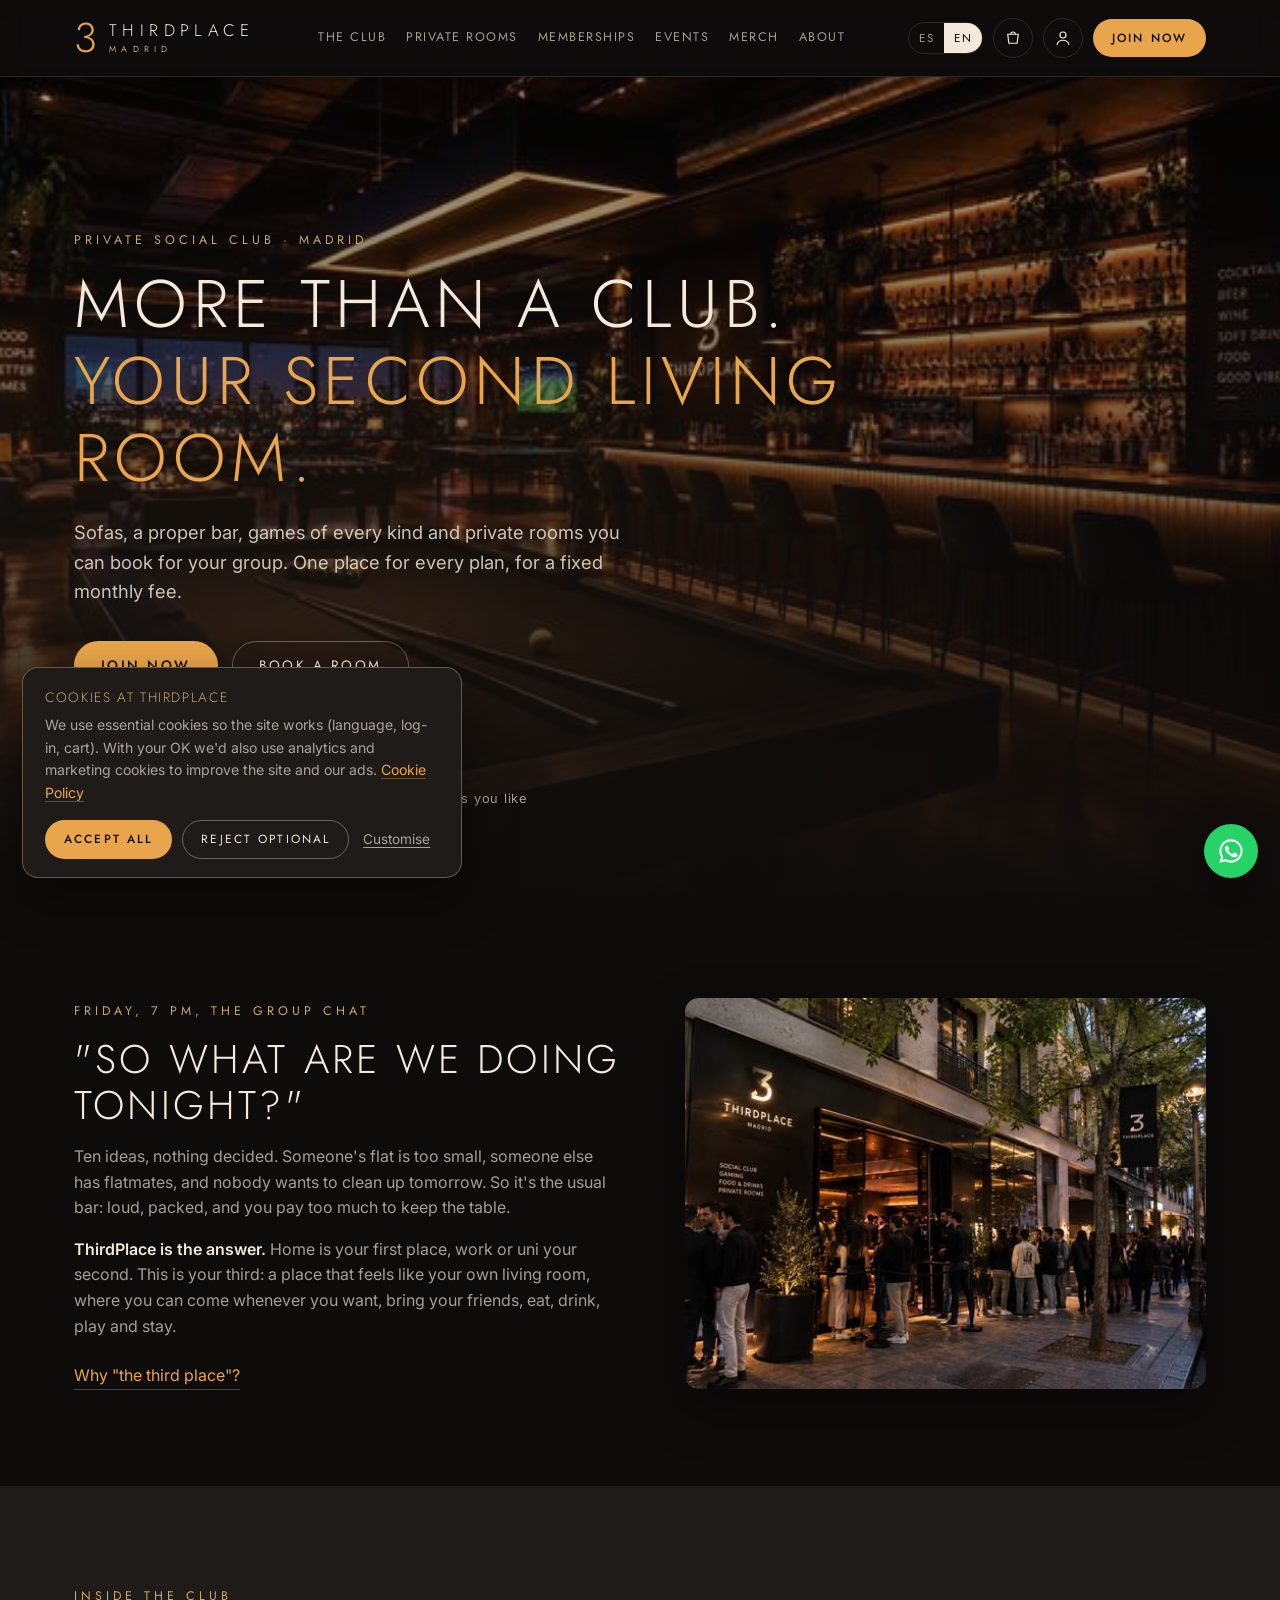
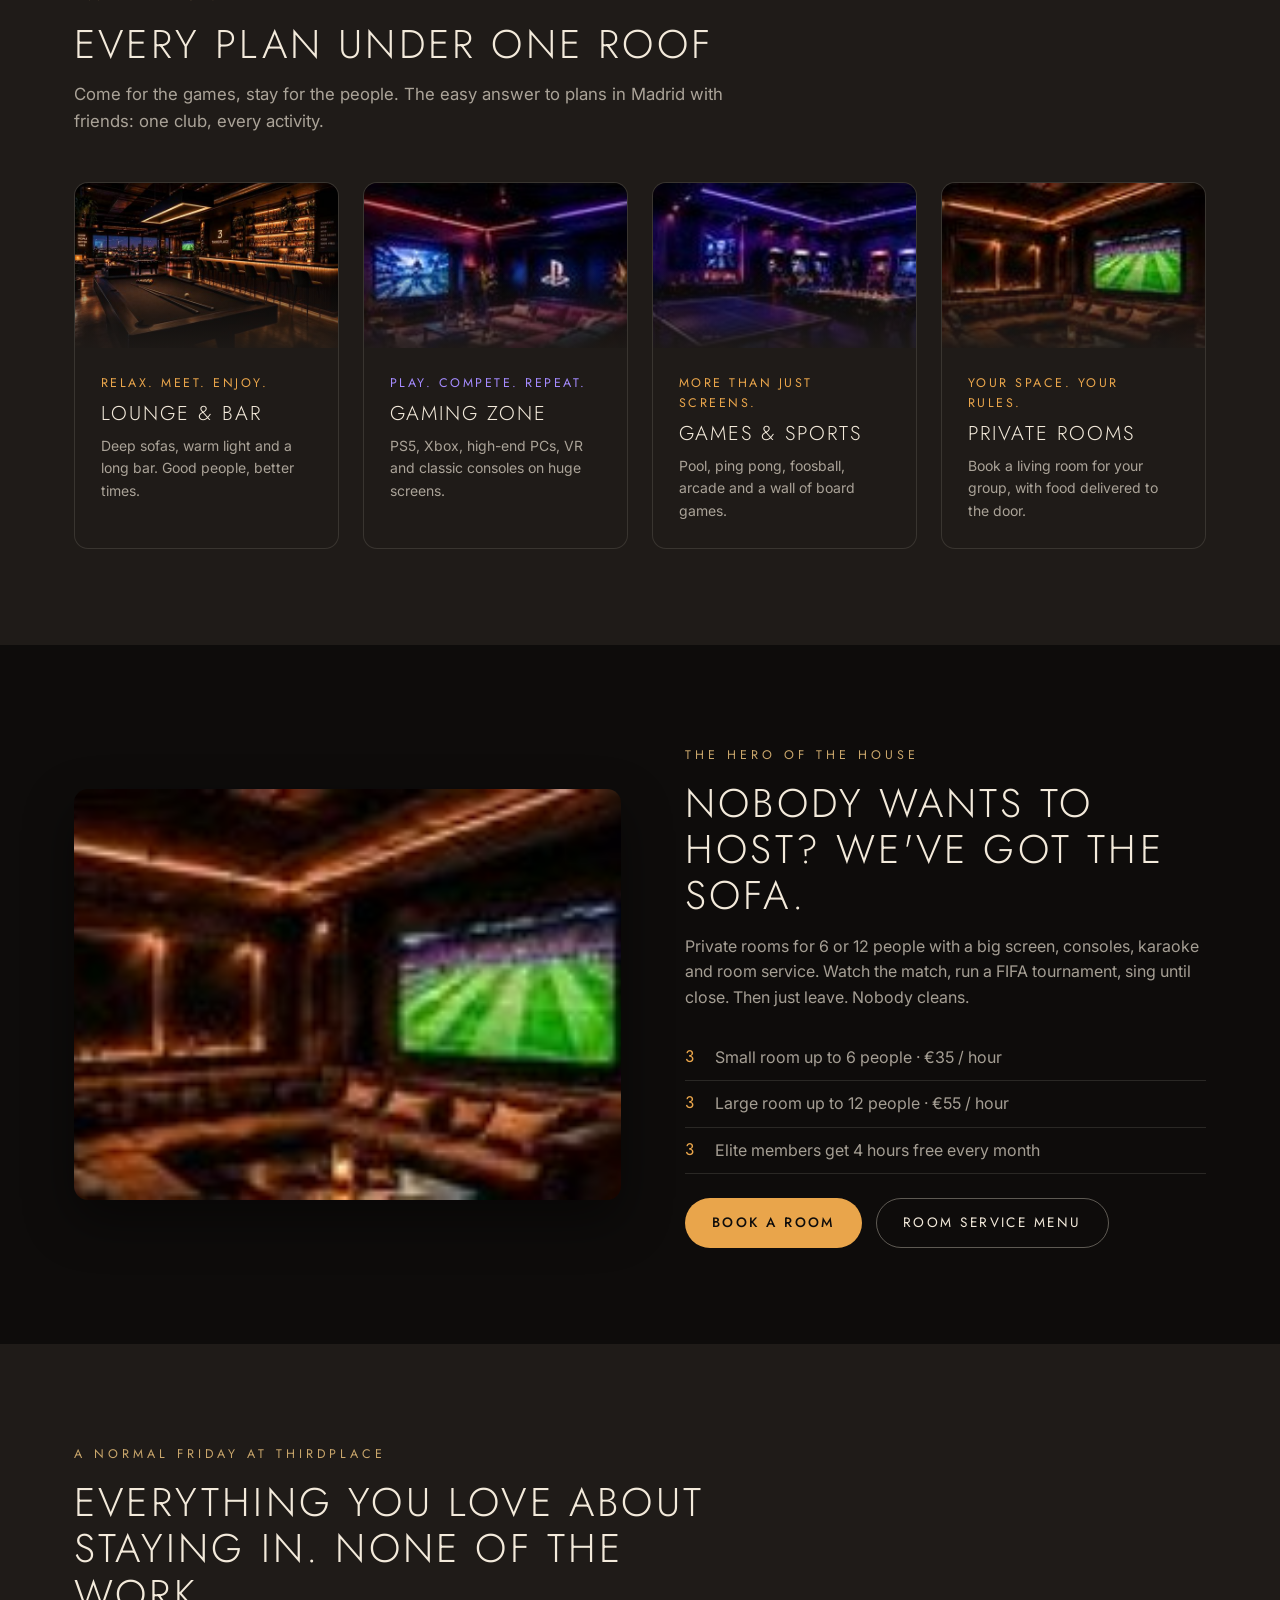
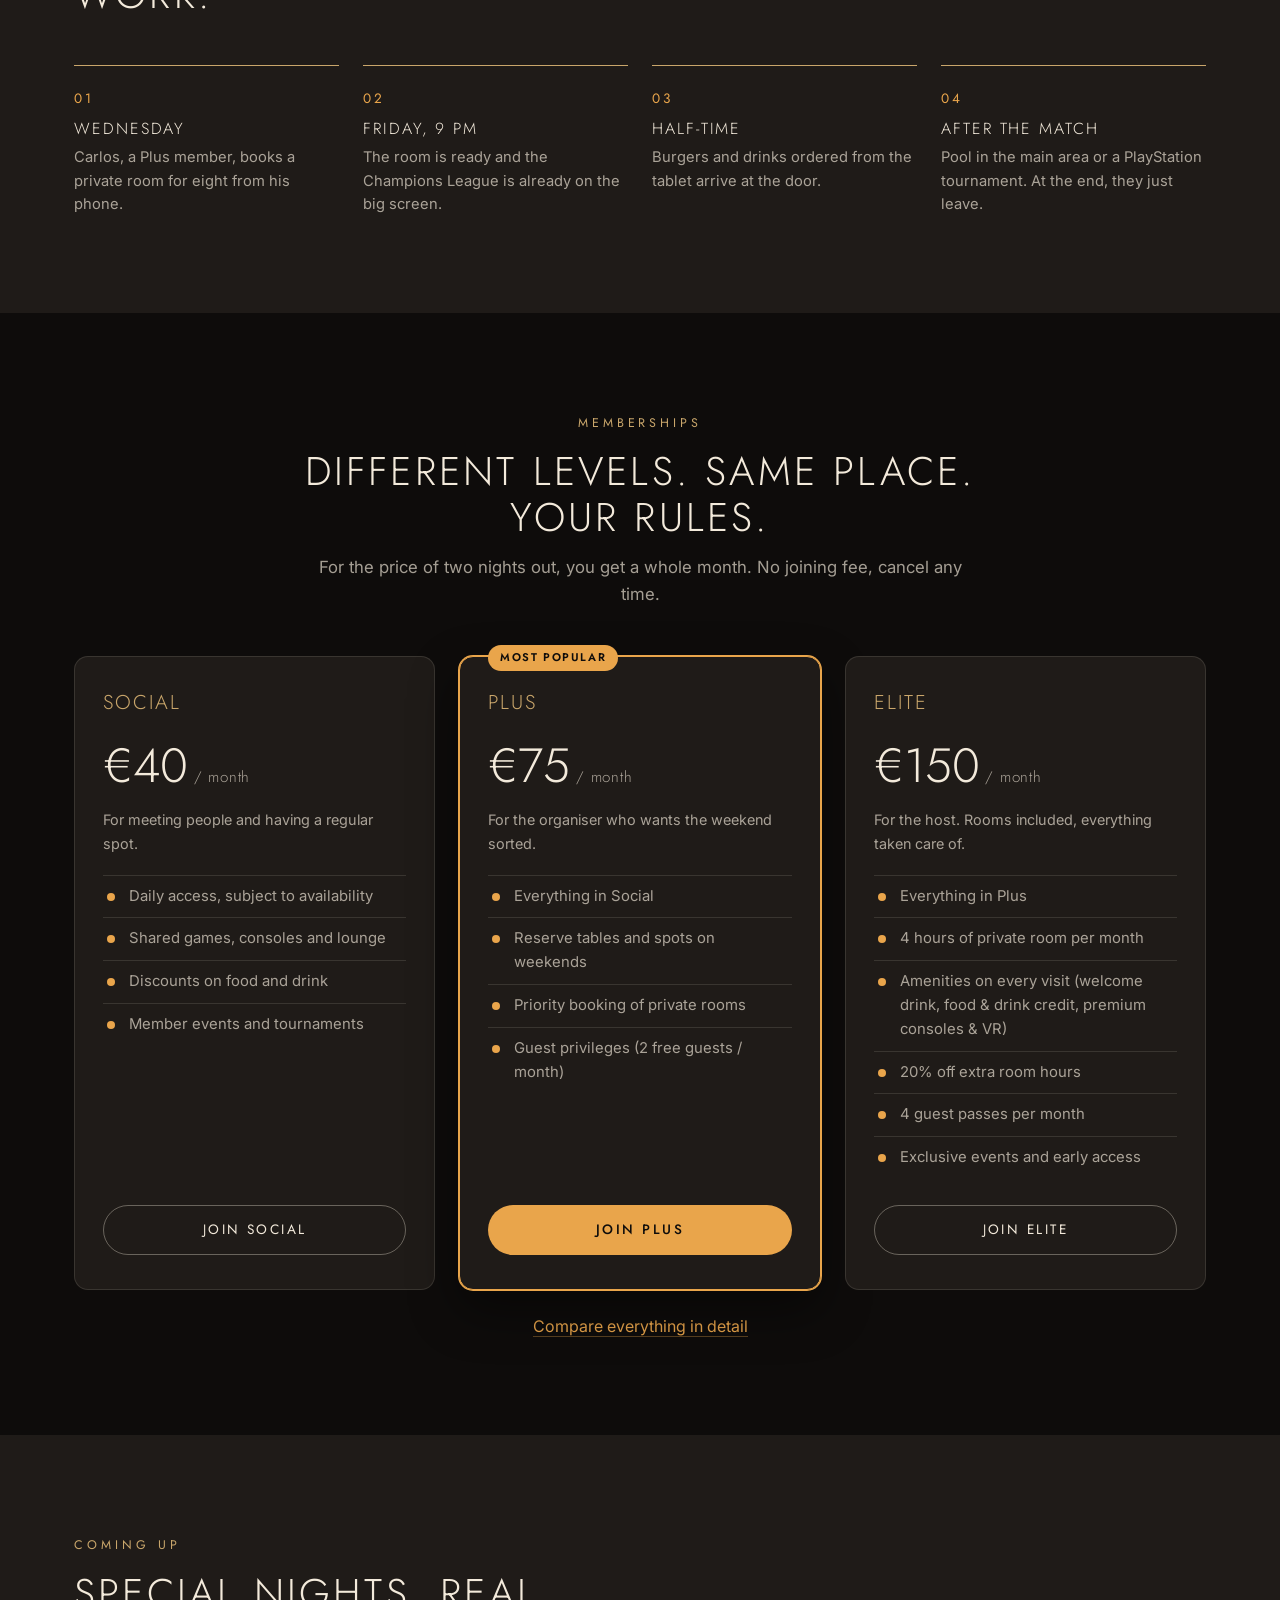
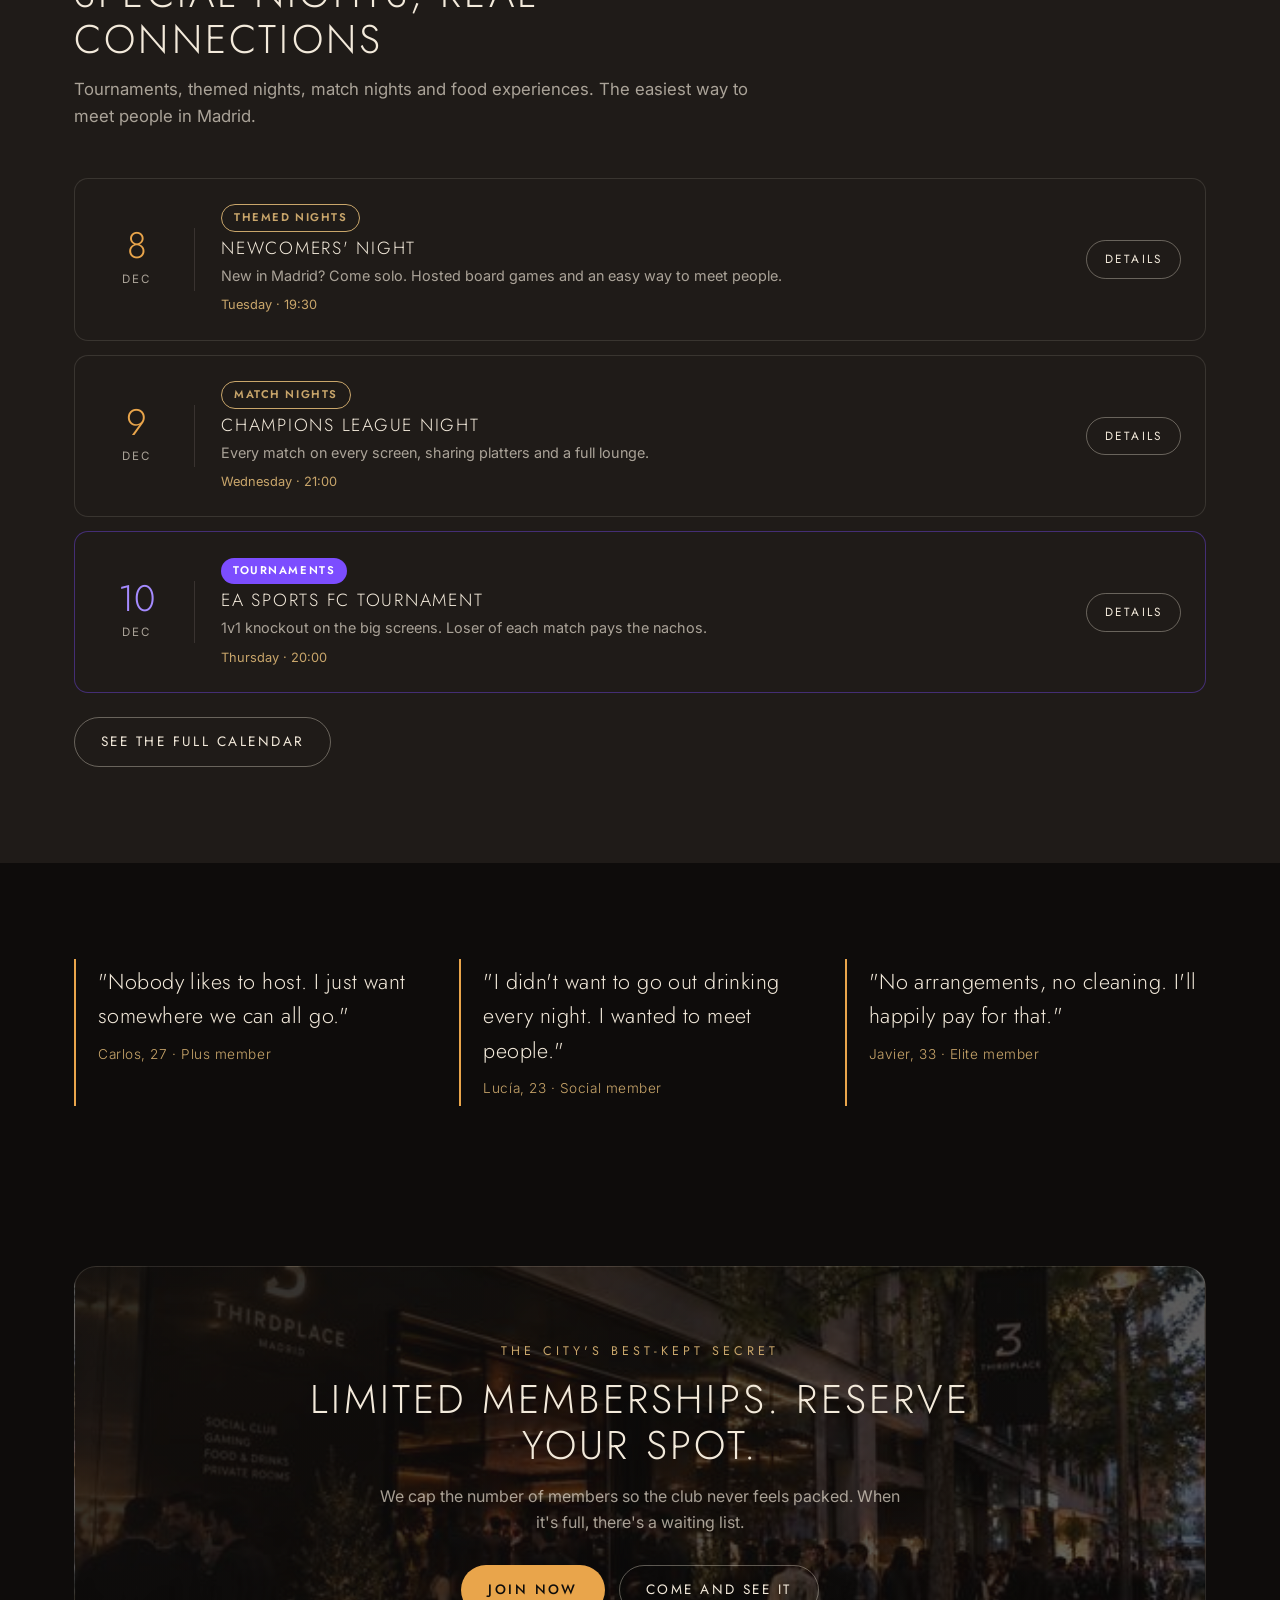
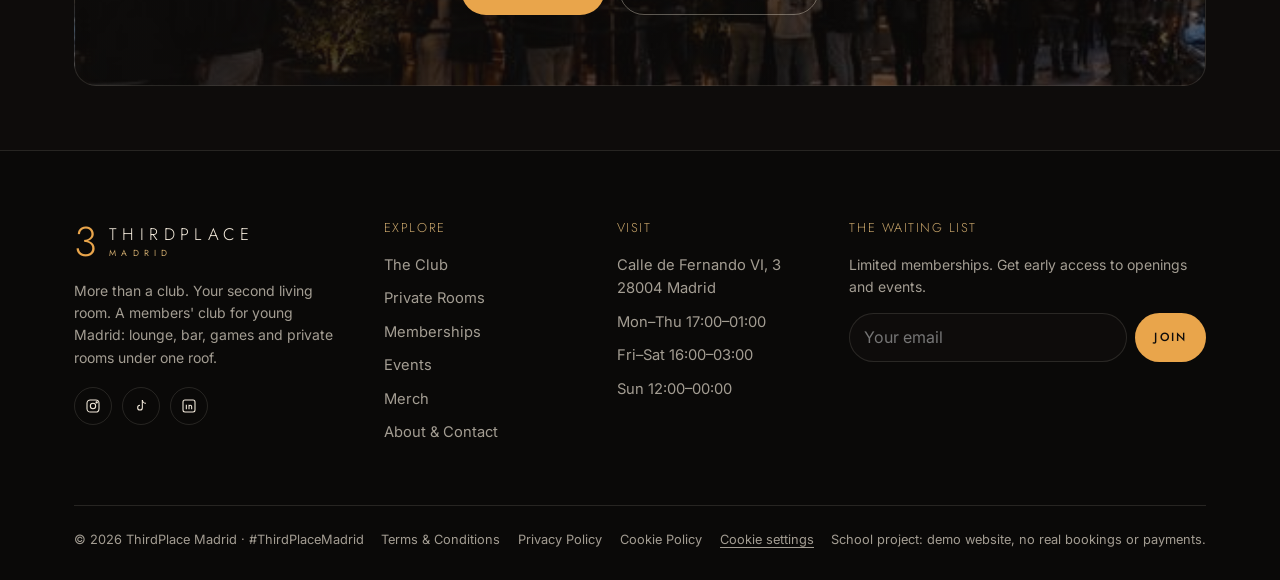
<file: index.html>
<!doctype html>
<html lang="en">
<head>
<meta charset="utf-8">
<meta name="viewport" content="width=device-width, initial-scale=1">
<title>ThirdPlace Madrid · Social club with private rooms, karaoke and games</title>
<meta name="description" content="ThirdPlace is a members' social club in Madrid for plans with friends: private rooms with karaoke and room service, a gaming zone with PlayStation, board games and a lounge bar. From €40 a month.">
<link rel="icon" href="assets/img/favicon.svg" type="image/svg+xml">
<link rel="preconnect" href="https://fonts.googleapis.com"><link rel="preconnect" href="https://fonts.gstatic.com" crossorigin>
<link href="https://fonts.googleapis.com/css2?family=Inter:wght@400;500;600;700&family=Jost:wght@200;300;400;500&display=swap" rel="stylesheet">
<link rel="stylesheet" href="assets/css/style.css">
</head>
<body>
<main>
  <!-- HERO -->
  <section class="hero">
    <img class="hero-bg" src="assets/img/lounge.jpg" alt="ThirdPlace lounge and bar at night with a black pool table and warm amber lighting">
    <div class="container">
      <span class="eyebrow" data-i18n="h_eyebrow">Private social club · Madrid</span>
      <h1 data-i18n="h_title">More than a club. <span>Your second living room.</span></h1>
      <p class="lead" data-i18n="h_lead">Sofas, a proper bar, games of every kind and private rooms you can book for your group. One place for every plan, for a fixed monthly fee.</p>
      <div class="btn-row">
        <a href="memberships.html" class="btn btn-primary" data-i18n="join_now">Join now</a>
        <a href="rooms.html" class="btn btn-ghost" data-i18n="book_room">Book a room</a>
      </div>
      <div class="hero-meta">
        <div><b data-i18n="h_m1">From €40</b><span data-i18n="h_m1s">per month</span></div>
        <div><b data-i18n="h_m2">€0</b><span data-i18n="h_m2s">joining fee</span></div>
        <div><b data-i18n="h_m3">No rush</b><span data-i18n="h_m3s">stay as long as you like</span></div>
      </div>
    </div>
  </section>

  <!-- PROBLEM -->
  <section class="section">
    <div class="container split">
      <div class="reveal">
        <span class="eyebrow" data-i18n="h_p_eye">Friday, 7 pm, the group chat</span>
        <h2 data-i18n="h_p_title">"So what are we doing tonight?"</h2>
        <p class="mt-2" data-i18n="h_p_1">Ten ideas, nothing decided. Someone's flat is too small, someone else has flatmates, and nobody wants to clean up tomorrow. So it's the usual bar: loud, packed, and you pay too much to keep the table.</p>
        <p class="mt-2" data-i18n="h_p_2"><strong>ThirdPlace is the answer.</strong> Home is your first place, work or uni your second. This is your third: a place that feels like your own living room, where you can come whenever you want, bring your friends, eat, drink, play and stay.</p>
        <div class="btn-row mt-3"><a href="about.html" class="link" data-i18n="h_p_link">Why "the third place"?</a></div>
      </div>
      <div class="split-img reveal"><img src="assets/img/entrance.jpg" alt="Members queuing at the black ThirdPlace entrance with the gold 3 logo, Madrid, at night" loading="lazy"></div>
    </div>
  </section>

  <!-- ZONES -->
  <section class="section alt">
    <div class="container">
      <div class="section-head reveal">
        <span class="eyebrow" data-i18n="h_z_eye">Inside the club</span>
        <h2 data-i18n="h_z_title">Every plan under one roof</h2>
        <p data-i18n="h_z_text">Come for the games, stay for the people. The easy answer to plans in Madrid with friends: one club, every activity.</p>
      </div>
      <div class="grid g4">
        <a href="club.html#lounge" class="card zone-card reveal"><div class="card-img"><img src="assets/img/lounge.jpg" alt="ThirdPlace lounge and bar at night with a black pool table and warm amber lighting" loading="lazy"></div><div class="card-body"><span class="tagline" data-i18n="z_lounge_tag">Relax. Meet. Enjoy.</span><h3 data-i18n="z_lounge">Lounge &amp; bar</h3><p class="small" data-i18n="z_lounge_txt">Deep sofas, warm light and a long bar. Good people, better times.</p></div></a>
        <a href="club.html#gaming" class="card zone-card gaming reveal"><div class="card-img"><img src="assets/img/gaming.jpg" alt="ThirdPlace gaming zone with PlayStation consoles, big screen and purple neon lights" loading="lazy"></div><div class="card-body"><span class="tagline" data-i18n="z_gaming_tag">Play. Compete. Repeat.</span><h3 data-i18n="z_gaming">Gaming zone</h3><p class="small" data-i18n="z_gaming_txt">PS5, Xbox, high-end PCs, VR and classic consoles on huge screens.</p></div></a>
        <a href="club.html#games" class="card zone-card reveal"><div class="card-img"><img src="assets/img/games.jpg" alt="Ping-pong table, foosball and arcade machines in the games and sports area" loading="lazy"></div><div class="card-body"><span class="tagline" data-i18n="z_games_tag">More than just screens.</span><h3 data-i18n="z_games">Games &amp; sports</h3><p class="small" data-i18n="z_games_txt">Pool, ping pong, foosball, arcade and a wall of board games.</p></div></a>
        <a href="rooms.html" class="card zone-card reveal"><div class="card-img"><img src="assets/img/rooms.jpg" alt="Private room with sofas and a big screen showing a football match" loading="lazy"></div><div class="card-body"><span class="tagline" data-i18n="z_rooms_tag">Your space. Your rules.</span><h3 data-i18n="z_rooms">Private rooms</h3><p class="small" data-i18n="z_rooms_txt">Book a living room for your group, with food delivered to the door.</p></div></a>
      </div>
    </div>
  </section>

  <!-- PRIVATE ROOMS FEATURE -->
  <section class="section">
    <div class="container split rev">
      <div class="reveal">
        <span class="eyebrow" data-i18n="h_r_eye">The hero of the house</span>
        <h2 data-i18n="h_r_title">Nobody wants to host? We've got the sofa.</h2>
        <p class="mt-2" data-i18n="h_r_text">Private rooms for 6 or 12 people with a big screen, consoles, karaoke and room service. Watch the match, run a FIFA tournament, sing until close. Then just leave. Nobody cleans.</p>
        <ul class="check-list mt-3">
          <li data-i18n="h_r_l1">Small room up to 6 people · €35 / hour</li>
          <li data-i18n="h_r_l2">Large room up to 12 people · €55 / hour</li>
          <li data-i18n="h_r_l3">Elite members get 4 hours free every month</li>
        </ul>
        <div class="btn-row mt-3"><a href="rooms.html" class="btn btn-primary" data-i18n="book_room">Book a room</a><a href="rooms.html#service" class="btn btn-ghost" data-i18n="h_r_menu">Room service menu</a></div>
      </div>
      <div class="split-img reveal"><img src="assets/img/rooms.jpg" alt="Private room with sofas and a big screen showing a football match" loading="lazy"></div>
    </div>
  </section>

  <!-- A NORMAL FRIDAY -->
  <section class="section alt">
    <div class="container">
      <div class="section-head reveal">
        <span class="eyebrow" data-i18n="h_f_eye">A normal Friday at ThirdPlace</span>
        <h2 data-i18n="h_f_title">Everything you love about staying in. None of the work.</h2>
      </div>
      <div class="steps">
        <div class="step reveal"><h4 data-i18n="h_f_1t">Wednesday</h4><p data-i18n="h_f_1">Carlos, a Plus member, books a private room for eight from his phone.</p></div>
        <div class="step reveal"><h4 data-i18n="h_f_2t">Friday, 9 pm</h4><p data-i18n="h_f_2">The room is ready and the Champions League is already on the big screen.</p></div>
        <div class="step reveal"><h4 data-i18n="h_f_3t">Half-time</h4><p data-i18n="h_f_3">Burgers and drinks ordered from the tablet arrive at the door.</p></div>
        <div class="step reveal"><h4 data-i18n="h_f_4t">After the match</h4><p data-i18n="h_f_4">Pool in the main area or a PlayStation tournament. At the end, they just leave.</p></div>
      </div>
    </div>
  </section>

  <!-- MEMBERSHIPS -->
  <section class="section">
    <div class="container">
      <div class="section-head center reveal">
        <span class="eyebrow" data-i18n="h_t_eye">Memberships</span>
        <h2 data-i18n="tiers_title">Different levels. Same place. Your rules.</h2>
        <p data-i18n="h_t_text">For the price of two nights out, you get a whole month. No joining fee, cancel any time.</p>
      </div>
      <div class="tiers" id="tiers"></div>
      <p class="center mt-3"><a href="memberships.html" class="link" data-i18n="h_t_link">Compare everything in detail</a></p>
    </div>
  </section>

  <!-- EVENTS -->
  <section class="section alt">
    <div class="container">
      <div class="section-head reveal">
        <span class="eyebrow" data-i18n="h_e_eye">Coming up</span>
        <h2 data-i18n="h_e_title">Special nights, real connections</h2>
        <p data-i18n="h_e_text">Tournaments, themed nights, match nights and food experiences. The easiest way to meet people in Madrid.</p>
      </div>
      <div id="next-events"></div>
      <div class="mt-3"><a href="events.html" class="btn btn-ghost" data-i18n="h_e_all">See the full calendar</a></div>
    </div>
  </section>

  <!-- VOICES -->
  <section class="section">
    <div class="container">
      <div class="grid g3">
        <blockquote class="quote reveal"><span data-i18n="q1">"Nobody likes to host. I just want somewhere we can all go."</span><cite data-i18n="q1c">Carlos, 27 · Plus member</cite></blockquote>
        <blockquote class="quote reveal"><span data-i18n="q2">"I didn't want to go out drinking every night. I wanted to meet people."</span><cite data-i18n="q2c">Lucía, 23 · Social member</cite></blockquote>
        <blockquote class="quote reveal"><span data-i18n="q3">"No arrangements, no cleaning. I'll happily pay for that."</span><cite data-i18n="q3c">Javier, 33 · Elite member</cite></blockquote>
      </div>
    </div>
  </section>

  <!-- CTA -->
  <section class="section tight">
    <div class="container">
      <div class="cta-band reveal">
        <span class="eyebrow" data-i18n="cta_eye">The city's best-kept secret</span>
        <h2 data-i18n="cta_title">Limited memberships. Reserve your spot.</h2>
        <p data-i18n="cta_text">We cap the number of members so the club never feels packed. When it's full, there's a waiting list.</p>
        <div class="btn-row"><a href="join.html" class="btn btn-primary" data-i18n="join_now">Join now</a><a href="about.html#contact" class="btn btn-ghost" data-i18n="cta_visit">Come and see it</a></div>
      </div>
    </div>
  </section>
</main>

<script src="assets/js/i18n.js"></script>
<script src="assets/js/app.js"></script>
<script>
window.pageInit = function () {
  document.getElementById("tiers").innerHTML = tierCards();
  const ev = getEvents().slice(0, 3);
  document.getElementById("next-events").innerHTML = ev.map(eventRow).join("");
};
function eventRow(e) {
  const d = new Date(e.date + "T12:00:00");
  return `<div class="event ${e.gaming ? "gaming" : ""} reveal">
    <div class="event-date"><b>${d.getDate()}</b><span>${fmtDate(e.date, { month: "short" })}</span></div>
    <div><span class="badge ${e.gaming ? "violet" : "ghost"}">${L(EVENT_TYPES[e.type])}</span>${e.elite ? ' <span class="badge">Elite</span>' : ""}
      <h3>${L(e.title)}</h3><p>${L(e.desc)}</p>
      <div class="event-meta"><span>${fmtDate(e.date, { weekday: "long" })} · ${e.time}</span></div></div>
    <a class="btn btn-ghost btn-sm" href="events.html#${e.id}">${t("details", "Details")}</a></div>`;
}
</script>
</body>
</html>
</file>
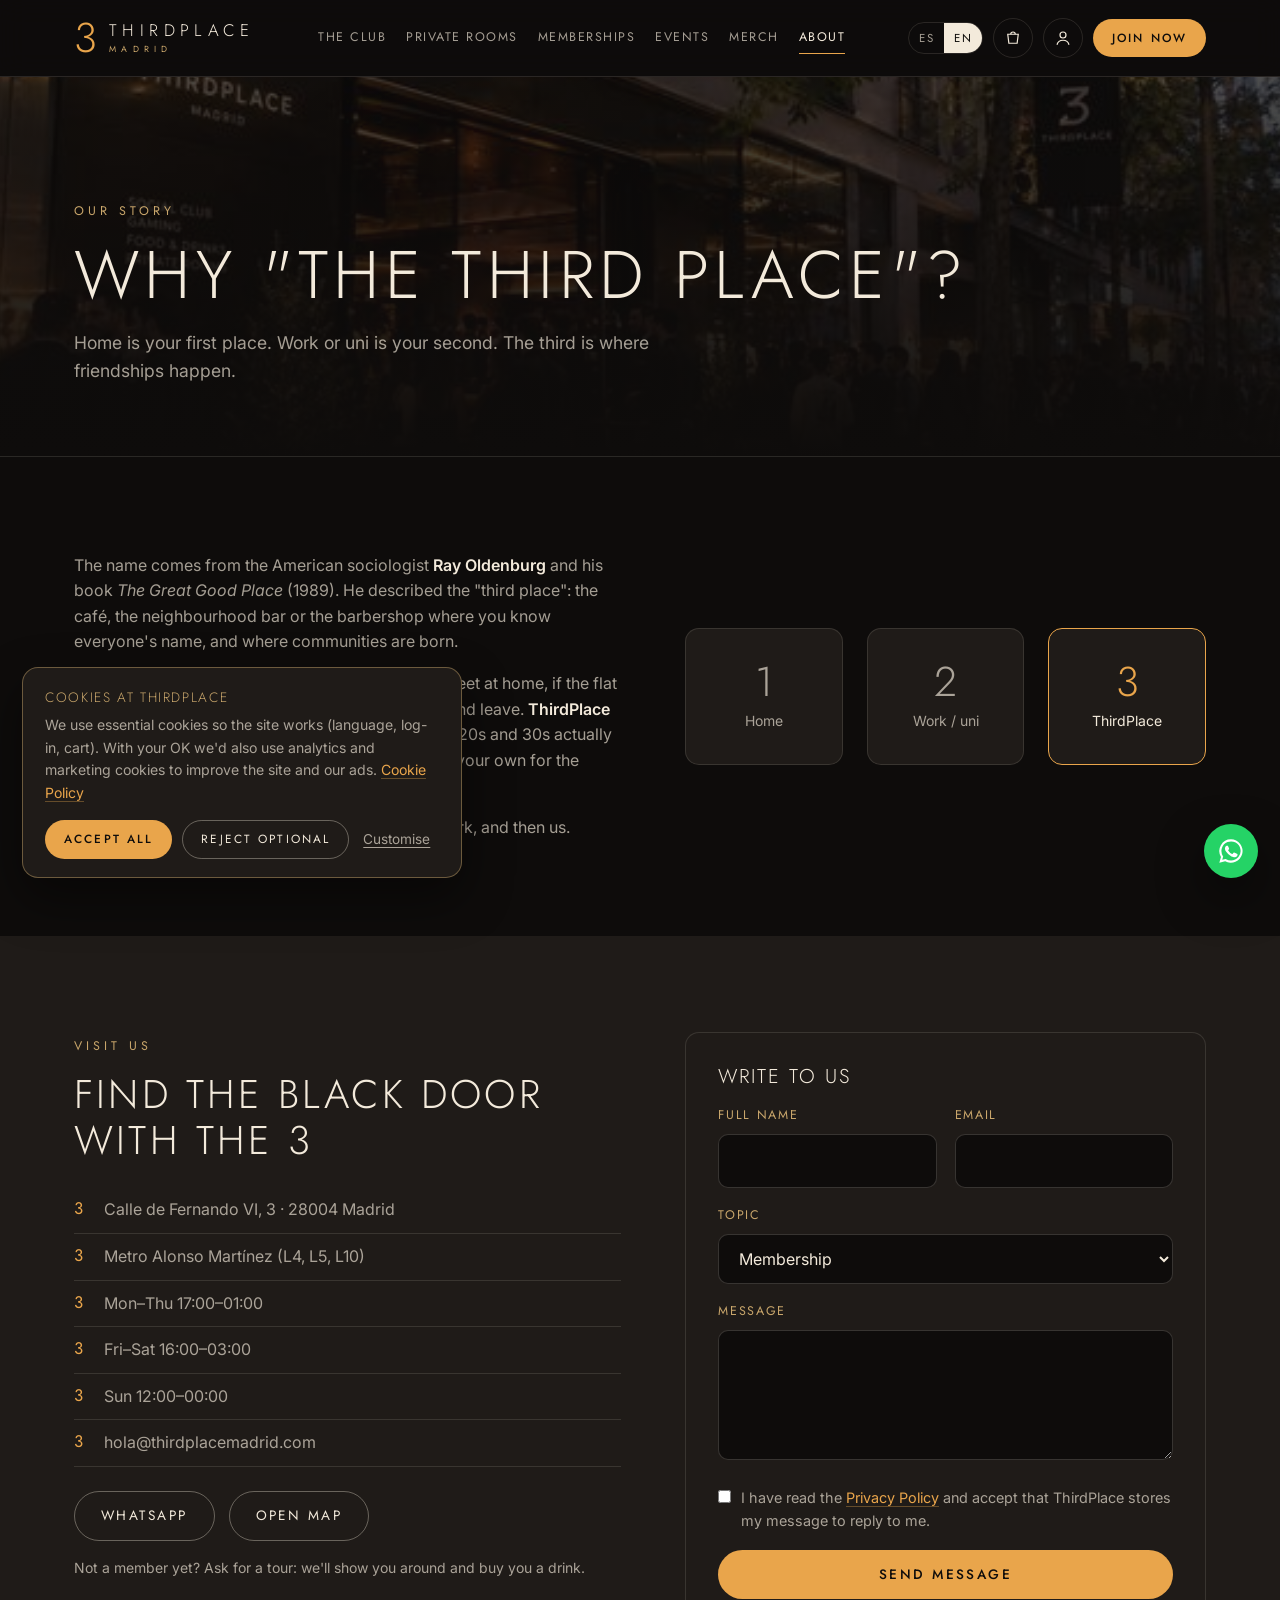
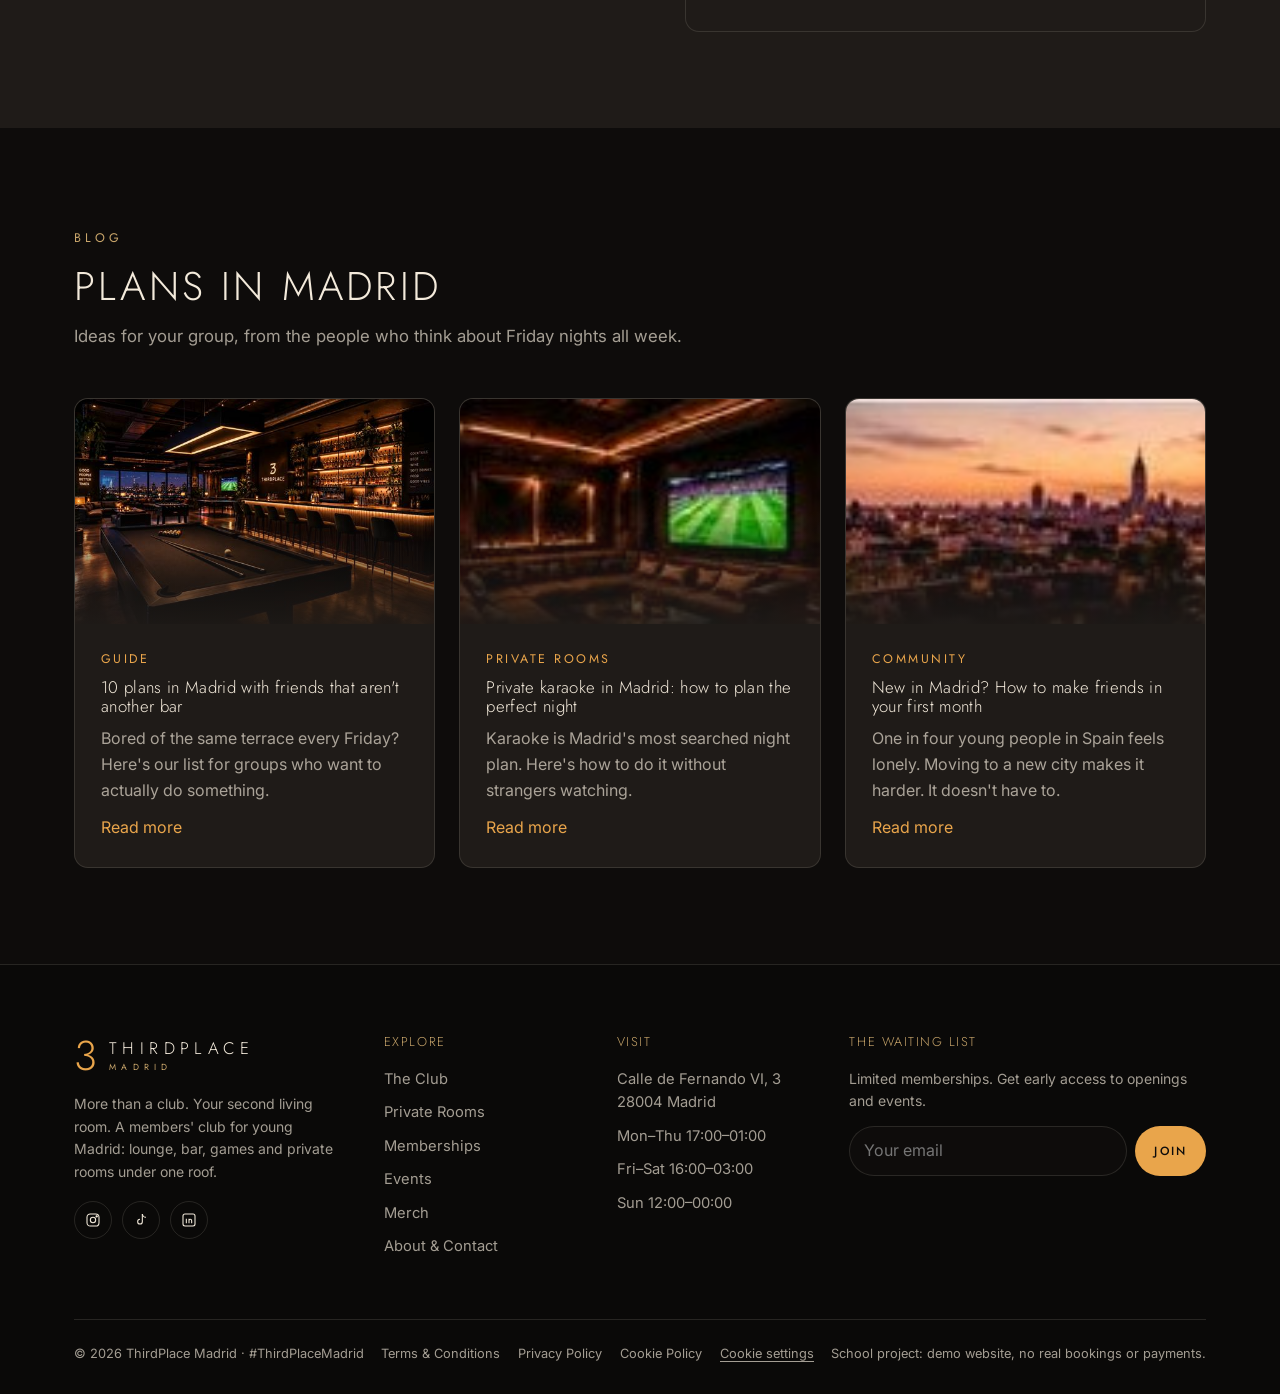
<file: about.html>
<!doctype html>
<html lang="en">
<head>
<meta charset="utf-8">
<meta name="viewport" content="width=device-width, initial-scale=1">
<title>About &amp; Contact · ThirdPlace Madrid</title>
<meta name="description" content="The story behind ThirdPlace, our address and opening hours in Madrid, contact form and blog with plans in Madrid with friends.">
<link rel="icon" href="assets/img/favicon.svg" type="image/svg+xml">
<link rel="preconnect" href="https://fonts.googleapis.com"><link rel="preconnect" href="https://fonts.gstatic.com" crossorigin>
<link href="https://fonts.googleapis.com/css2?family=Inter:wght@400;500;600;700&family=Jost:wght@200;300;400;500&display=swap" rel="stylesheet">
<link rel="stylesheet" href="assets/css/style.css">
</head>
<body data-title="nav_about">
<main>
  <section class="page-hero">
    <img class="hero-bg" src="assets/img/entrance.jpg" alt="Members queuing at the black ThirdPlace entrance with the gold 3 logo, Madrid, at night">
    <div class="container">
      <span class="eyebrow" data-i18n="a_eye">Our story</span>
      <h1 data-i18n="a_title">Why "the third place"?</h1>
      <p data-i18n="a_lead">Home is your first place. Work or uni is your second. The third is where friendships happen.</p>
    </div>
  </section>

  <section class="section">
    <div class="container split">
      <div class="reveal">
        <p data-i18n="a_p1">The name comes from the American sociologist <strong>Ray Oldenburg</strong> and his book <em>The Great Good Place</em> (1989). He described the "third place": the café, the neighbourhood bar or the barbershop where you know everyone's name, and where communities are born.</p>
        <p class="mt-2" data-i18n="a_p2">Many cities have lost those places. Young people meet at home, if the flat is big enough, or in venues built for them to spend and leave. <strong>ThirdPlace brings the third place back</strong>, the way people in their 20s and 30s actually live it: with sofas, games, good food and a room of your own for the night.</p>
        <p class="mt-2" data-i18n="a_p3">That's also why our symbol is a simple <span class="amber">3</span>. Home, work, and then us.</p>
      </div>
      <div class="reveal">
        <div class="grid g3" style="text-align:center">
          <div class="panel"><div class="logo-3" style="color:var(--muted)">1</div><p class="small mt-1" data-i18n="a_1">Home</p></div>
          <div class="panel"><div class="logo-3" style="color:var(--muted)">2</div><p class="small mt-1" data-i18n="a_2">Work / uni</p></div>
          <div class="panel" style="border-color:var(--amber)"><div class="logo-3">3</div><p class="small mt-1" style="color:var(--cream)">ThirdPlace</p></div>
        </div>
      </div>
    </div>
  </section>

  <section class="section alt" id="contact">
    <div class="container split" style="align-items:start">
      <div class="reveal">
        <span class="eyebrow" data-i18n="a_v_eye">Visit us</span>
        <h2 data-i18n="a_v_title">Find the black door with the 3</h2>
        <ul class="check-list mt-3">
          <li>Calle de Fernando VI, 3 · 28004 Madrid</li>
          <li data-i18n="a_metro">Metro Alonso Martínez (L4, L5, L10)</li>
          <li data-i18n="hours_wk">Mon–Thu 17:00–01:00</li>
          <li data-i18n="hours_fs">Fri–Sat 16:00–03:00</li>
          <li data-i18n="hours_su">Sun 12:00–00:00</li>
          <li>hola@thirdplacemadrid.com</li>
        </ul>
        <div class="btn-row mt-3">
          <a class="btn btn-ghost" id="wa-link" target="_blank" rel="noopener">WhatsApp</a>
          <a class="btn btn-ghost" href="https://www.openstreetmap.org/search?query=Calle%20de%20Fernando%20VI%2C%20Madrid" target="_blank" rel="noopener" data-i18n="a_map">Open map</a>
        </div>
        <p class="small mt-2" data-i18n="a_tour">Not a member yet? Ask for a tour: we'll show you around and buy you a drink.</p>
      </div>
      <form class="panel form reveal" id="contact-form" novalidate>
        <h3 data-i18n="a_f_title">Write to us</h3>
        <div class="form-row">
          <div class="field"><label data-i18n="full_name">Full name</label><input name="name" data-rule="req" autocomplete="name"><div class="err" data-i18n="err_req">Required</div></div>
          <div class="field"><label>Email</label><input name="email" type="email" data-rule="req email" autocomplete="email"><div class="err" data-i18n="err_email">Enter a valid email</div></div>
        </div>
        <div class="field"><label data-i18n="a_f_topic">Topic</label>
          <select name="topic">
            <option data-i18n="a_t1">Membership</option><option data-i18n="a_t2">Ask for a tour</option><option data-i18n="a_t3">Private event or company night</option><option data-i18n="a_t4">Press</option><option data-i18n="a_t5">Something else</option>
          </select></div>
        <div class="field"><label data-i18n="a_f_msg">Message</label><textarea name="message" data-rule="req"></textarea><div class="err" data-i18n="err_req">Required</div></div>
        <label class="check"><input type="checkbox" name="privacy" data-rule="check"><span data-i18n="a_f_priv_link">I have read the <a class="link" href="privacy.html" target="_blank">Privacy Policy</a> and accept that ThirdPlace stores my message to reply to me.</span></label>
        <button class="btn btn-primary" data-i18n="send">Send message</button>
      </form>
    </div>
  </section>

  <section class="section" id="blog">
    <div class="container">
      <div class="section-head reveal">
        <span class="eyebrow">Blog</span>
        <h2 data-i18n="b_title">Plans in Madrid</h2>
        <p data-i18n="b_text">Ideas for your group, from the people who think about Friday nights all week.</p>
      </div>
      <div class="grid g3" id="posts"></div>
    </div>
  </section>
</main>

<script src="assets/js/i18n.js"></script>
<script src="assets/js/app.js"></script>
<script>
const POSTS = [
  { img: "assets/img/lounge.jpg", alt: { en: "Group of friends' plan in Madrid: the ThirdPlace lounge bar at night", es: "Plan con amigos en Madrid: el lounge de ThirdPlace de noche" }, tag: { en: "Guide", es: "Guía" },
    title: { en: "10 plans in Madrid with friends that aren't another bar", es: "10 planes en Madrid con amigos que no son otro bar" },
    intro: { en: "Bored of the same terrace every Friday? Here's our list for groups who want to actually do something.", es: "¿Cansado de la misma terraza cada viernes? Esta es nuestra lista para grupos que quieren hacer algo de verdad." },
    more: { en: "Board game cafés in Malasaña, a karaoke room for the whole crew, a match night on a big screen, a ping-pong ladder, a retro gaming night, a pub quiz, a rooftop at sunset, a mocktail tasting, a movie night with blankets and, of course, a private room at ThirdPlace where you can do half of this list in one night.", es: "Cafés de juegos de mesa en Malasaña, una sala de karaoke para todo el grupo, un partido en pantalla grande, una liguilla de ping-pong, una noche de juegos retro, un pub quiz, una azotea al atardecer, una cata de mocktails, cine con mantas y, claro, una sala privada en ThirdPlace donde puedes hacer media lista en una noche." } },
  { img: "assets/img/rooms.jpg", alt: { en: "Private karaoke room in Madrid with big screen and sofas", es: "Sala de karaoke privado en Madrid con pantalla grande y sofás" }, tag: { en: "Private rooms", es: "Salas privadas" },
    title: { en: "Private karaoke in Madrid: how to plan the perfect night", es: "Karaoke privado en Madrid: cómo planear la noche perfecta" },
    intro: { en: "Karaoke is Madrid's most searched night plan. Here's how to do it without strangers watching.", es: "El karaoke es el plan nocturno más buscado en Madrid. Así se hace sin desconocidos mirando." },
    more: { en: "Book a room for the size of your group, build a shared playlist in advance, order sharing platters before the first song and save the power ballads for the end. A small room for six for three hours costs €105, so about €17 each.", es: "Reserva una sala del tamaño de tu grupo, haz una playlist compartida antes, pide tablas antes de la primera canción y guarda las baladas para el final. Una sala pequeña para seis durante tres horas cuesta 105 €, unos 17 € por persona." } },
  { img: "assets/img/events.jpg", alt: { en: "Madrid skyline at sunset from the club's rooftop terrace", es: "Skyline de Madrid al atardecer desde la terraza del club" }, tag: { en: "Community", es: "Comunidad" },
    title: { en: "New in Madrid? How to make friends in your first month", es: "¿Nuevo en Madrid? Cómo hacer amigos el primer mes" },
    intro: { en: "One in four young people in Spain feels lonely. Moving to a new city makes it harder. It doesn't have to.", es: "Uno de cada cuatro jóvenes en España se siente solo. Mudarte a otra ciudad lo complica. No tiene por qué." },
    more: { en: "Say yes to activity-based plans rather than just drinks: games, sports, tournaments. Go to the same place regularly so faces become familiar. And try our Newcomers' night: you come solo, a host sets up the tables and by the end you have a group chat.", es: "Di que sí a planes con actividad, no solo copas: juegos, deporte, torneos. Ve al mismo sitio con frecuencia para que las caras te suenen. Y prueba nuestra Noche de recién llegados: vienes solo, un anfitrión organiza las mesas y acabas con un grupo de WhatsApp." } }
];
window.pageInit = function () {
  document.getElementById("wa-link").href = WHATSAPP;
  const posts = document.getElementById("posts");
  posts.innerHTML = POSTS.map((p, i) => `
    <article class="card post reveal">
      <div class="card-img"><img src="${p.img}" alt="${L(p.alt)}" loading="lazy"></div>
      <div class="card-body"><span class="tagline">${L(p.tag)}</span><h3 style="font-size:1.05rem;text-transform:none;letter-spacing:.02em">${L(p.title)}</h3>
        <p>${L(p.intro)}</p><p class="more">${L(p.more)}</p>
        <button class="link" style="background:none;border:0;cursor:pointer" data-post="${i}">${t("read_more", "Read more")}</button></div>
    </article>`).join("");
  posts.addEventListener("click", e => {
    const b = e.target.closest("[data-post]"); if (!b) return;
    const open = b.closest(".post").classList.toggle("open");
    b.textContent = open ? t("read_less", "Show less") : t("read_more", "Read more");
  });
  const form = document.getElementById("contact-form");
  form.addEventListener("submit", e => {
    e.preventDefault();
    if (!validate(form)) return;
    const msgs = store.get("messages", []);
    msgs.push({ name: form.name.value, email: form.email.value, topic: form.topic.value, message: form.message.value, date: new Date().toISOString() });
    store.set("messages", msgs);
    form.reset();
    modal(`<span class="logo-3">3</span><h3>${t("msg_ok", "Message sent")}</h3><p>${t("msg_ok_txt", "Thanks! We usually reply within 24 hours. For something urgent, WhatsApp is faster.")}</p>`);
  });
};
</script>
</body>
</html>
</file>
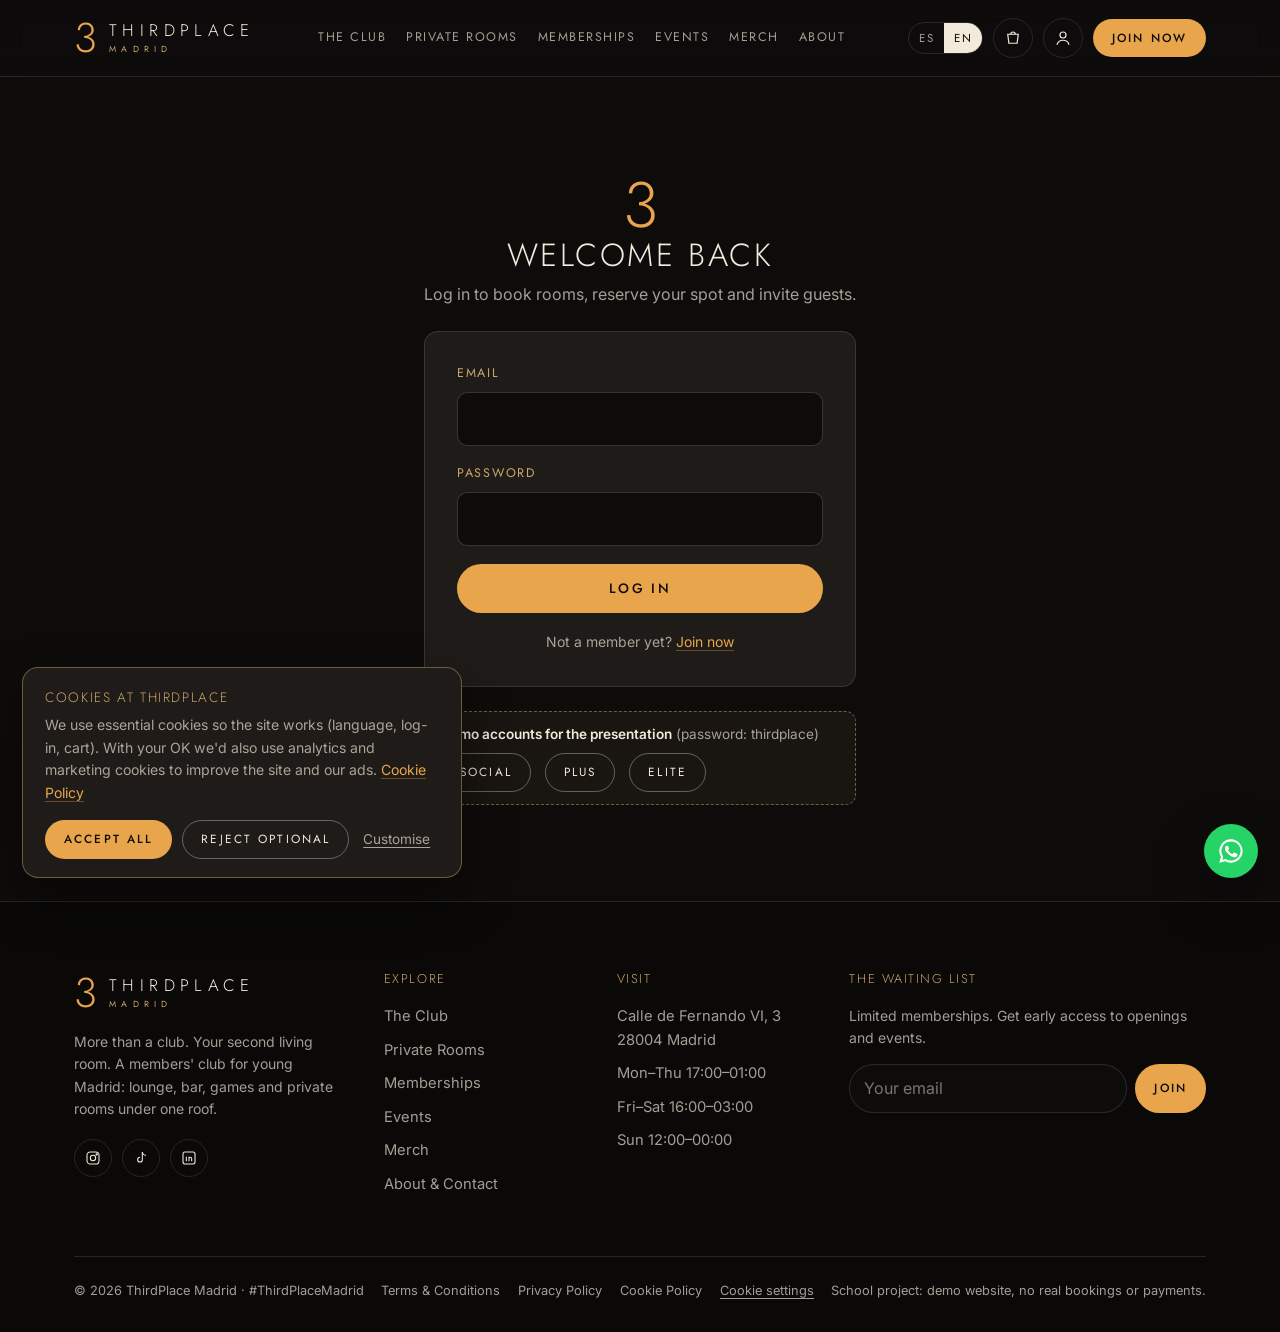
<file: account.html>
<!doctype html>
<html lang="en">
<head>
<meta charset="utf-8">
<meta name="viewport" content="width=device-width, initial-scale=1">
<title>Members area · ThirdPlace Madrid</title>
<link rel="icon" href="assets/img/favicon.svg" type="image/svg+xml">
<link rel="preconnect" href="https://fonts.googleapis.com"><link rel="preconnect" href="https://fonts.gstatic.com" crossorigin>
<link href="https://fonts.googleapis.com/css2?family=Inter:wght@400;500;600;700&family=Jost:wght@200;300;400;500&display=swap" rel="stylesheet">
<link rel="stylesheet" href="assets/css/style.css">
</head>
<body data-title="my_account">
<main>
  <section class="section" style="padding-top:56px">
    <div class="container">
      <span class="eyebrow" data-i18n="ac_eye">Members area</span>
      <h1 style="font-size:clamp(1.7rem,4vw,2.6rem)" id="hello"></h1>
      <div class="account-layout mt-4">
        <nav class="side-nav" id="side">
          <button data-tab="overview" data-i18n="ac_t1">Overview</button>
          <button data-tab="book" data-i18n="ac_t2">Book a room</button>
          <button data-tab="spot" data-i18n="ac_t3">Weekend spot</button>
          <button data-tab="guests" data-i18n="ac_t4">Invite a guest</button>
          <button data-tab="bookings" data-i18n="ac_t5">My bookings</button>
          <button data-tab="settings" data-i18n="ac_t6">Settings</button>
        </nav>
        <div>
          <!-- OVERVIEW -->
          <div class="tab" id="tab-overview">
            <div class="split" style="gap:36px;align-items:center">
              <div class="member-card" id="mcard"></div>
              <div><h3 data-i18n="ac_benefits">Your benefits</h3><ul class="check-list mt-2" id="benefits"></ul>
                <div class="btn-row mt-3" id="upgrade-cta"></div></div>
            </div>
            <div class="stats mt-4" id="stats"></div>
            <div class="mt-4 panel">
              <h3 data-i18n="ac_next">Coming up</h3>
              <div id="next-list"></div>
            </div>
          </div>

          <!-- BOOK A ROOM -->
          <div class="tab" id="tab-book">
            <div class="split" style="align-items:start;gap:30px">
              <form class="panel form" id="room-form" novalidate>
                <h3 data-i18n="ac_t2">Book a room</h3>
                <div class="field"><label data-i18n="r_th1">Room</label><select name="room" id="room-select"></select></div>
                <div class="form-row">
                  <div class="field"><label data-i18n="date">Date</label><input type="date" name="date" data-rule="req future"><div class="err" id="date-err" data-i18n="err_date">Choose today or a future date</div></div>
                  <div class="field"><label data-i18n="start">Start</label><select name="start"></select></div>
                </div>
                <div class="form-row">
                  <div class="field"><label data-i18n="hours">Hours</label><select name="hours"><option>1</option><option selected>2</option><option>3</option><option>4</option></select></div>
                  <div class="field"><label data-i18n="people">People</label><input type="number" name="people" min="1" value="4" data-rule="req"><div class="err" id="ppl-err"></div></div>
                </div>
                <div class="field"><label data-i18n="ac_occasion">Occasion (optional)</label>
                  <select name="occasion"><option value="" data-i18n="ac_oc0">Just hanging out</option><option data-i18n="ac_oc1">Match night</option><option data-i18n="ac_oc2">Karaoke</option><option data-i18n="ac_oc3">Gaming</option><option data-i18n="ac_oc4">Birthday</option><option data-i18n="ac_oc5">Movie night</option></select></div>
                <div id="avail" class="small"></div>
                <div class="price-summary" id="room-sum"></div>
                <button class="btn btn-primary btn-block" data-i18n="ac_confirm_booking">Confirm booking</button>
              </form>
              <div>
                <div class="card"><div class="card-img"><img id="room-img" src="assets/img/rooms.jpg" alt=""></div><div class="card-body"><h3 id="room-name"></h3><p id="room-desc"></p></div></div>
                <p class="small mt-2" id="room-rules"></p>
              </div>
            </div>
          </div>

          <!-- WEEKEND SPOT -->
          <div class="tab" id="tab-spot"><div id="spot-wrap"></div></div>

          <!-- GUESTS -->
          <div class="tab" id="tab-guests">
            <div class="split" style="align-items:start;gap:30px">
              <form class="panel form" id="guest-form" novalidate>
                <h3 data-i18n="ac_t4">Invite a guest</h3>
                <div class="field"><label data-i18n="ac_gname">Guest's name</label><input name="gname" data-rule="req"><div class="err" data-i18n="err_req">Required</div></div>
                <div class="field"><label data-i18n="date">Date</label><input type="date" name="date" data-rule="req future"><div class="err" data-i18n="err_date">Choose today or a future date</div></div>
                <div class="price-summary" id="guest-sum"></div>
                <button class="btn btn-primary btn-block" data-i18n="ac_send_inv">Send invitation</button>
              </form>
              <div class="panel"><h4 data-i18n="ac_g_how">How guests work</h4>
                <p class="small mt-1" data-i18n="ac_g_txt">Your guest gets a day pass in their name. They show it at the door with ID and have full access to the club with you that day.</p>
                <ul class="check-list mt-2"><li>Social: €15 / pass</li><li data-i18n="ac_g_plus">Plus: 2 free passes / month, then €15</li><li data-i18n="ac_g_elite">Elite: 4 free passes / month, then €15</li></ul></div>
            </div>
          </div>

          <!-- BOOKINGS -->
          <div class="tab" id="tab-bookings">
            <div class="panel"><h3 data-i18n="ac_upcoming">Upcoming</h3><div id="up-list"></div></div>
            <div class="panel mt-3"><h3 data-i18n="ac_past">Past</h3><div id="past-list"></div></div>
            <div class="panel mt-3"><h3 data-i18n="ac_orders">Merch orders</h3><div id="order-list"></div></div>
          </div>

          <!-- SETTINGS -->
          <div class="tab" id="tab-settings">
            <form class="panel form" id="profile" novalidate>
              <h3 data-i18n="ac_profile">Profile</h3>
              <div class="form-row">
                <div class="field"><label data-i18n="full_name">Full name</label><input name="name" data-rule="req"><div class="err" data-i18n="err_req">Required</div></div>
                <div class="field"><label data-i18n="phone">Phone</label><input name="phone" data-rule="phone"><div class="err" data-i18n="err_phone">Enter a valid phone</div></div>
              </div>
              <div class="field"><label>Email</label><input name="email" disabled></div>
              <button class="btn btn-primary" style="justify-self:start" data-i18n="save">Save changes</button>
            </form>
            <div class="panel mt-3">
              <h3 data-i18n="ac_plan">Membership</h3>
              <p class="mt-1" id="plan-txt"></p>
              <div class="btn-row mt-2"><a href="join.html" class="btn btn-ghost" data-i18n="ac_change">Change level</a><button class="btn btn-ghost" id="logout" data-i18n="log_out">Log out</button><button class="btn btn-ghost" id="delete" style="border-color:var(--err);color:var(--err)" data-i18n="ac_delete">Cancel membership</button></div>
            </div>
          </div>
        </div>
      </div>
    </div>
  </section>
</main>

<script src="assets/js/i18n.js"></script>
<script src="assets/js/app.js"></script>
<script>
let me;
const all = () => store.get("bookings", []);
const mine = () => all().filter(b => b.user === me.id);
const saveAll = (list) => store.set("bookings", list);
const addHours = (start, h) => { const x = (parseInt(start) + h) % 24; return String(x).padStart(2, "0") + ":00"; };
const isUpcoming = (b) => b.date >= todayISO();
const freeHoursUsed = (month) => mine().filter(b => b.kind === "room" && monthKey(b.date) === month).reduce((s, b) => s + (b.free || 0), 0);
const freeGuestsUsed = (month) => mine().filter(b => b.kind === "guest" && b.free && monthKey(b.date) === month).length;
const maxDays = () => me.tier === "social" ? 14 : 60;

window.pageInit = function () {
  me = Auth.current();
  if (!me) { location.replace("login.html?next=account.html"); return; }
  document.getElementById("hello").textContent = t("hi", "Hi") + ", " + me.name.split(" ")[0];
  const params = new URLSearchParams(location.search);
  const side = document.getElementById("side");
  side.addEventListener("click", e => { const b = e.target.closest("[data-tab]"); if (b) openTab(b.dataset.tab); });
  setupRoom(params); setupSpot(); setupGuests(); setupSettings();
  openTab(params.get("tab") || "overview");
};

function openTab(name) {
  document.querySelectorAll("#side button").forEach(b => b.classList.toggle("on", b.dataset.tab === name));
  document.querySelectorAll(".tab").forEach(tb => tb.classList.toggle("on", tb.id === "tab-" + name));
  const u = new URL(location); u.searchParams.set("tab", name); history.replaceState(null, "", u);
  if (name === "overview") renderOverview();
  if (name === "bookings") renderBookings();
  if (name === "book") updateRoom();
  if (name === "guests") updateGuest();
}

/* ---------- Overview ---------- */
function renderOverview() {
  const tr = TIERS[me.tier]; const m = monthKey(todayISO());
  document.getElementById("mcard").innerHTML = `
    <div style="display:flex;justify-content:space-between;align-items:flex-start"><span class="logo-3" style="font-size:2.4rem">3</span><span class="tier-name">${tr.name}</span></div>
    <div><div class="name">${esc(me.name)}</div><div class="num">${me.id.toUpperCase().replace("U_", "TP · ")} · ${t("since", "Member since")} ${fmtDate(me.since, { month: "short", year: "numeric" })}</div></div>`;
  document.getElementById("benefits").innerHTML = L(tr.features).map(f => `<li>${f}</li>`).join("");
  document.getElementById("upgrade-cta").innerHTML = me.tier !== "elite"
    ? `<a class="btn btn-primary btn-sm" href="join.html?tier=${me.tier === "social" ? "plus" : "elite"}">${t("upgrade_to", "Upgrade to")} ${me.tier === "social" ? "Plus" : "Elite"}</a>` : "";
  const upcoming = mine().filter(isUpcoming);
  const rs = (store.get("rsvps", {})[me.id] || []);
  document.getElementById("stats").innerHTML = `
    <div class="stat"><b>${tr.freeHours ? Math.max(0, tr.freeHours - freeHoursUsed(m)) + " h" : "—"}</b><span>${t("free_hours_left", "Free room hours left this month")}</span></div>
    <div class="stat"><b>${tr.guestFree ? Math.max(0, tr.guestFree - freeGuestsUsed(m)) : "€15"}</b><span>${tr.guestFree ? t("guest_left", "Free guest passes left this month") : t("guest_price", "Per guest day pass")}</span></div>
    <div class="stat"><b>${upcoming.length + rs.length}</b><span>${t("upcoming_cnt", "Upcoming bookings & events")}</span></div>`;
  const evs = getEvents().filter(e => rs.includes(e.id)).map(e => ({ date: e.date, html: `<span class="badge ghost">${t("event", "Event")}</span> ${L(e.title)} · ${fmtDate(e.date)} ${e.time}` }));
  const bks = upcoming.map(b => ({ date: b.date, html: describe(b) }));
  const list = [...evs, ...bks].sort((a, b) => a.date.localeCompare(b.date)).slice(0, 5);
  document.getElementById("next-list").innerHTML = list.length
    ? list.map(i => `<div class="booking-item"><p style="color:var(--cream)">${i.html}</p></div>`).join("")
    : `<p class="mt-1">${t("nothing_yet", "Nothing booked yet.")} <a class="link" href="?tab=book" onclick="openTab('book');return false">${t("book_room", "Book a room")}</a> · <a class="link" href="events.html">${t("nav_events", "Events")}</a></p>`;
}
function describe(b) {
  if (b.kind === "room") return `<span class="badge">${L(ROOMS[b.room].name)}</span> ${fmtDate(b.date)} · ${b.start}–${addHours(b.start, b.hours)} · ${b.people} ${t("people_l", "people")}${b.occasion ? " · " + esc(b.occasion) : ""}`;
  if (b.kind === "spot") return `<span class="badge ghost">${t("spot", "Weekend spot")}</span> ${L(SPOT_ZONES[b.zone])} · ${fmtDate(b.date)} · ${b.time} · ${b.people} ${t("people_l", "people")}`;
  if (b.kind === "guest") return `<span class="badge muted">${t("guest", "Guest")}</span> ${esc(b.gname)} · ${fmtDate(b.date)}`;
}

/* ---------- Room booking ---------- */
function setupRoom(params) {
  const f = document.getElementById("room-form");
  f.room.innerHTML = Object.entries(ROOMS).map(([k, r]) => `<option value="${k}">${L(r.name)} · ${t("up_to", "up to")} ${r.cap} · €${r.rate}/h</option>`).join("");
  f.start.innerHTML = OPEN_SLOTS.map(s => `<option ${s === "20:00" ? "selected" : ""}>${s}</option>`).join("");
  f.date.min = todayISO();
  const mx = new Date(); mx.setDate(mx.getDate() + maxDays()); f.date.max = mx.toISOString().slice(0, 10);
  if (params.get("room") && ROOMS[params.get("room")]) f.room.value = params.get("room");
  f.date.value = params.get("date") && params.get("date") >= todayISO() ? params.get("date") : todayISO();
  document.getElementById("room-rules").textContent = me.tier === "social"
    ? t("rule_social", "Social members can book up to 14 days ahead. Plus and Elite get priority: 60 days ahead.")
    : me.tier === "plus" ? t("rule_plus", "Priority booking: you can book up to 60 days ahead.")
    : t("rule_elite", "Your free hours are applied first. Extra hours are 20% off.");
  f.addEventListener("input", updateRoom); f.addEventListener("change", updateRoom);
  f.addEventListener("submit", e => {
    e.preventDefault();
    const q = quote(); if (!validate(f) || !q.ok) { if (q.msg) toast(q.msg, "error"); return; }
    const b = { id: uid(), user: me.id, kind: "room", room: f.room.value, date: f.date.value, start: f.start.value,
      hours: +f.hours.value, people: +f.people.value, occasion: f.occasion.value, free: q.free, cost: q.cost, created: new Date().toISOString() };
    const list = all(); list.push(b); saveAll(list);
    modal(`<span class="logo-3">3</span><h3>${t("booked", "Room booked")}</h3>
      <p>${L(ROOMS[b.room].name)} · ${fmtDate(b.date, { weekday: "long", day: "numeric", month: "long" })}<br>${b.start}–${addHours(b.start, b.hours)} · ${b.people} ${t("people_l", "people")}</p>
      <p class="mt-1">${q.free ? `${q.free} h ${t("free_used", "from your free hours")} · ` : ""}${t("total", "Total")}: <strong>${euro(q.cost)}</strong></p>
      <p class="small mt-1">${t("booked_note", "The room will be ready when you arrive. Order food from the tablet inside.")}</p>
      <div class="btn-row"><button class="btn btn-primary" onclick="closeModal();openTab('bookings')">${t("see_bookings", "See my bookings")}</button></div>`);
    updateRoom();
  });
}
function quote() {
  const f = document.getElementById("room-form"); const r = ROOMS[f.room.value]; const tr = TIERS[me.tier];
  const hours = +f.hours.value; const date = f.date.value; const people = +f.people.value;
  const res = { ok: true, free: 0, cost: 0, msg: "" };
  if (!date || date < todayISO()) return { ok: false, msg: t("err_date", "Choose today or a future date") };
  const days = (new Date(date) - new Date(todayISO())) / 864e5;
  if (days > maxDays()) return { ok: false, msg: t("too_far", "That date is too far ahead for your level.") + " (" + maxDays() + " " + t("days", "days") + ")" };
  if (people < 1 || people > r.cap) return { ok: false, msg: t("too_many", "Too many people for this room. Max") + " " + r.cap + "." };
  // Availability: overlapping bookings for this room type (all members) + simulated busy rooms on weekend nights
  const s = parseInt(f.start.value), e = s + hours;
  const overlap = all().filter(b => b.kind === "room" && b.room === f.room.value && b.date === date && parseInt(b.start) < e && parseInt(b.start) + b.hours > s).length;
  const wd = new Date(date + "T12:00:00").getDay();
  const busy = (wd === 5 || wd === 6) && e > 20 ? r.units - 1 : 0;
  const left = r.units - busy - overlap;
  res.left = left;
  if (left <= 0) return { ok: false, left: 0, msg: t("full", "No rooms of this size left at that time. Try another time or size.") };
  if (tr.freeHours) {
    const freeLeft = Math.max(0, tr.freeHours - freeHoursUsed(monthKey(date)));
    res.free = Math.min(freeLeft, hours);
    res.cost = (hours - res.free) * r.rate * (1 - tr.roomDiscount);
    res.freeLeft = freeLeft;
  } else res.cost = hours * r.rate;
  return res;
}
function updateRoom() {
  const f = document.getElementById("room-form"); const r = ROOMS[f.room.value];
  f.people.max = r.cap;
  const ri = document.getElementById("room-img"); ri.src = r.img; ri.alt = L(r.alt);
  document.getElementById("room-name").textContent = L(r.name);
  document.getElementById("room-desc").textContent = L(r.desc);
  const q = quote(); const hours = +f.hours.value;
  document.getElementById("avail").innerHTML = q.ok
    ? `<span class="badge ok">✓ ${t("available", "Available")}</span> <span style="color:var(--muted)">${q.left} ${t("rooms_left", "of this size free at that time")}</span>`
    : `<span class="badge" style="background:var(--err);color:#fff">${t("unavailable", "Not possible")}</span> <span style="color:var(--muted)">${q.msg}</span>`;
  const tr = TIERS[me.tier];
  document.getElementById("room-sum").innerHTML = `
    <div><span>${hours} h × €${r.rate}</span><span>${euro(hours * r.rate)}</span></div>
    ${tr.freeHours ? `<div><span>${t("free_hours", "Free Elite hours")} (${q.freeLeft ?? 0} ${t("left", "left")})</span><span>−${euro((q.free || 0) * r.rate)}</span></div>
      <div><span>${t("elite_disc", "Elite 20% off extra hours")}</span><span>−${euro((hours - (q.free || 0)) * r.rate * tr.roomDiscount)}</span></div>` : ""}
    <div class="total"><span>${t("total", "Total")}</span><span>${euro(q.ok ? q.cost : hours * r.rate)}</span></div>
    <div><span class="small">${t("charged_on_file", "Charged to your card on file. Room service is separate.")}</span></div>`;
}

/* ---------- Weekend spot ---------- */
const SPOT_ZONES = {
  lounge: { en: "Lounge table", es: "Mesa en el lounge" },
  gaming: { en: "Gaming station", es: "Puesto de gaming" },
  pool: { en: "Pool table", es: "Mesa de billar" },
  pingpong: { en: "Ping-pong table", es: "Mesa de ping-pong" }
};
function setupSpot() {
  const wrap = document.getElementById("spot-wrap");
  if (!TIERS[me.tier].weekend) {
    wrap.innerHTML = `<div class="panel locked"><span class="logo-3">3</span><h3>${t("spot_locked", "Weekend reservations are a Plus perk")}</h3>
      <p class="mt-1">${t("spot_locked_txt", "As a Social member you can come any day while there's room. Upgrade to Plus to reserve your table or spot on Friday, Saturday and Sunday.")}</p>
      <div class="btn-row mt-3" style="justify-content:center"><a class="btn btn-primary" href="join.html?tier=plus">${t("upgrade_to", "Upgrade to")} Plus · €75</a></div></div>`;
    return;
  }
  // next 4 weekends' Fri/Sat/Sun
  const days = []; const d = new Date(); d.setHours(12);
  for (let i = 0; i < 30 && days.length < 9; i++) { const x = new Date(d); x.setDate(d.getDate() + i); if ([5, 6, 0].includes(x.getDay())) { x.setMinutes(x.getMinutes() - x.getTimezoneOffset()); days.push(x.toISOString().slice(0, 10)); } }
  wrap.innerHTML = `<form class="panel form" id="spot-form" novalidate style="max-width:620px">
    <h3>${t("ac_t3", "Weekend spot")}</h3><p class="small">${t("spot_txt", "Reserve a table or spot for your group on busy nights. No charge: it's part of your membership.")}</p>
    <div class="field"><label>${t("date", "Date")}</label><select name="date">${days.map(x => `<option value="${x}">${fmtDate(x, { weekday: "long", day: "numeric", month: "long" })}</option>`).join("")}</select></div>
    <div class="field"><label>${t("zone", "Zone")}</label><select name="zone">${Object.entries(SPOT_ZONES).map(([k, v]) => `<option value="${k}">${L(v)}</option>`).join("")}</select></div>
    <div class="form-row">
      <div class="field"><label>${t("arrival", "Arrival")}</label><select name="time">${["18:00","19:00","20:00","21:00","22:00","23:00"].map(x => `<option ${x === "21:00" ? "selected" : ""}>${x}</option>`).join("")}</select></div>
      <div class="field"><label>${t("people", "People")}</label><input type="number" name="people" min="1" max="8" value="4"></div>
    </div>
    <button class="btn btn-primary">${t("reserve", "Reserve spot")}</button></form>`;
  const f = document.getElementById("spot-form");
  f.addEventListener("submit", e => {
    e.preventDefault();
    const p = +f.people.value; if (p < 1 || p > 8) { toast(t("spot_max", "Spots are for 1 to 8 people. For more, book a private room."), "error"); return; }
    if (mine().some(b => b.kind === "spot" && b.date === f.date.value)) { toast(t("spot_dup", "You already have a spot that day."), "error"); return; }
    const list = all(); list.push({ id: uid(), user: me.id, kind: "spot", date: f.date.value, zone: f.zone.value, time: f.time.value, people: p });
    saveAll(list); toast(t("spot_ok", "Spot reserved. See you there!"));
  });
}

/* ---------- Guests ---------- */
function setupGuests() {
  const f = document.getElementById("guest-form"); f.date.min = todayISO(); f.date.value = todayISO();
  f.addEventListener("change", updateGuest);
  f.addEventListener("submit", e => {
    e.preventDefault(); if (!validate(f)) return;
    const g = guestQuote();
    const list = all(); list.push({ id: uid(), user: me.id, kind: "guest", gname: f.gname.value.trim(), date: f.date.value, free: g.free, cost: g.cost });
    saveAll(list);
    modal(`<span class="logo-3">3</span><h3>${t("inv_ok", "Invitation sent")}</h3><p>${esc(f.gname.value.trim())} · ${fmtDate(f.date.value, { weekday: "long", day: "numeric", month: "long" })}</p><p class="mt-1">${g.free ? t("inv_free", "Free pass used.") : t("total", "Total") + ": " + euro(g.cost)}</p>`);
    f.gname.value = ""; updateGuest();
  });
}
function guestQuote() {
  const f = document.getElementById("guest-form"); const tr = TIERS[me.tier];
  const left = Math.max(0, tr.guestFree - freeGuestsUsed(monthKey(f.date.value || todayISO())));
  return { left, free: left > 0, cost: left > 0 ? 0 : GUEST_PASS };
}
function updateGuest() {
  const g = guestQuote(); const tr = TIERS[me.tier];
  document.getElementById("guest-sum").innerHTML = `
    ${tr.guestFree ? `<div><span>${t("free_passes_left", "Free passes left that month")}</span><span>${g.left} / ${tr.guestFree}</span></div>` : ""}
    <div class="total"><span>${t("total", "Total")}</span><span>${g.free ? t("free", "Free") : euro(GUEST_PASS)}</span></div>`;
}

/* ---------- Bookings ---------- */
function renderBookings() {
  const list = mine().sort((a, b) => a.date.localeCompare(b.date));
  const item = (b, cancel) => `<div class="booking-item"><div><p style="color:var(--cream)">${describe(b)}</p>
    ${b.cost !== undefined ? `<p class="small">${[b.free ? (b.kind === "room" ? b.free + " h " + t("free_used", "from your free hours") : t("inv_free", "Free pass used.")) : "", b.cost ? euro(b.cost) : ""].filter(Boolean).join(" · ")}</p>` : ""}</div>
    ${cancel ? `<button class="btn btn-ghost btn-sm" data-cancel="${b.id}">${t("cancel", "Cancel")}</button>` : ""}</div>`;
  const up = list.filter(isUpcoming), past = list.filter(b => !isUpcoming(b)).reverse();
  document.getElementById("up-list").innerHTML = up.length ? up.map(b => item(b, true)).join("") : `<p class="mt-1">${t("nothing_yet", "Nothing booked yet.")}</p>`;
  document.getElementById("past-list").innerHTML = past.length ? past.map(b => item(b, false)).join("") : `<p class="mt-1">—</p>`;
  const orders = store.get("orders", []).filter(o => o.user === me.id);
  document.getElementById("order-list").innerHTML = orders.length ? orders.map(o => `<div class="booking-item"><div><h4>${o.id}</h4><p>${fmtDate(o.date)} · ${o.items.map(i => i.qty + "× " + L(PRODUCTS.find(p => p.id === i.id).name) + (i.size ? " (" + i.size + ")" : "")).join(", ")}</p></div><span class="amber">${euro(o.total)}</span></div>`).join("")
    : `<p class="mt-1">${t("no_orders", "No orders yet.")} <a class="link" href="merch.html">${t("browse_merch", "Browse merch")}</a></p>`;
  document.getElementById("up-list").onclick = e => {
    const b = e.target.closest("[data-cancel]"); if (!b) return;
    modal(`<h3>${t("cancel_q", "Cancel this booking?")}</h3><p>${t("cancel_txt", "Free hours and guest passes go back to your balance.")}</p>
      <div class="btn-row"><button class="btn btn-primary" id="yes">${t("yes_cancel", "Yes, cancel")}</button><button class="btn btn-ghost" onclick="closeModal()">${t("keep", "Keep it")}</button></div>`);
    document.getElementById("yes").onclick = () => { saveAll(all().filter(x => x.id !== b.dataset.cancel)); closeModal(); toast(t("cancelled", "Booking cancelled.")); renderBookings(); };
  };
}

/* ---------- Settings ---------- */
function setupSettings() {
  const f = document.getElementById("profile");
  f.name.value = me.name; f.phone.value = me.phone || ""; f.email.value = me.email;
  document.getElementById("plan-txt").innerHTML = `${t("ac_on", "You're on")} <strong>${TIERS[me.tier].name}</strong> · €${TIERS[me.tier].price} / ${t("month", "month")}.`;
  f.addEventListener("submit", e => {
    e.preventDefault(); if (!validate(f)) return;
    me = Auth.update({ name: f.name.value.trim(), phone: f.phone.value.trim() });
    document.getElementById("hello").textContent = t("hi", "Hi") + ", " + me.name.split(" ")[0];
    toast(t("saved", "Saved."));
  });
  document.getElementById("logout").onclick = () => { Auth.logout(); location.href = "index.html"; };
  document.getElementById("delete").onclick = () => {
    modal(`<h3>${t("del_q", "Cancel your membership?")}</h3><p>${t("del_txt", "Your account and all bookings will be removed from this browser. You can join again any time.")}</p>
      <div class="btn-row"><button class="btn btn-primary" id="yes-del" style="background:var(--err);color:#fff">${t("del_yes", "Yes, cancel membership")}</button><button class="btn btn-ghost" onclick="closeModal()">${t("keep", "Keep it")}</button></div>`);
    document.getElementById("yes-del").onclick = () => { Auth.remove(); location.href = "index.html"; };
  };
}
</script>
</body>
</html>
</file>
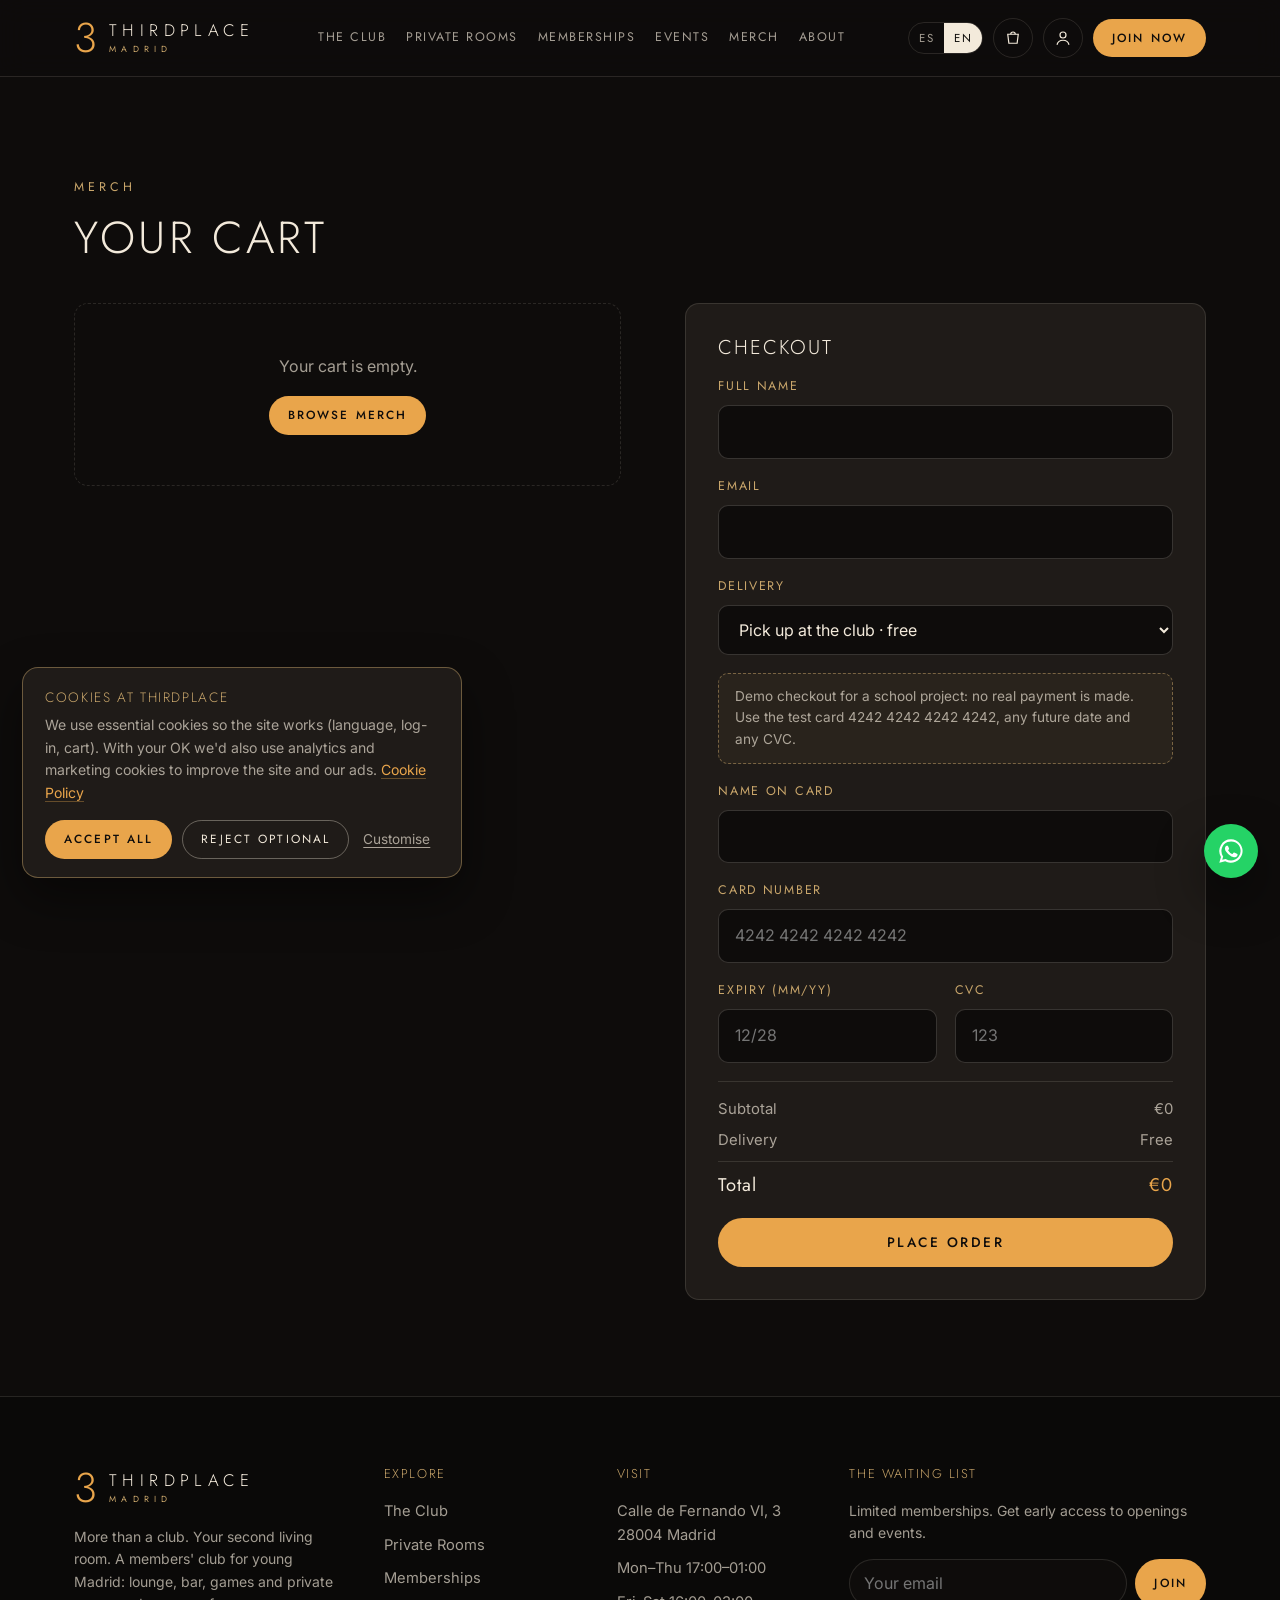
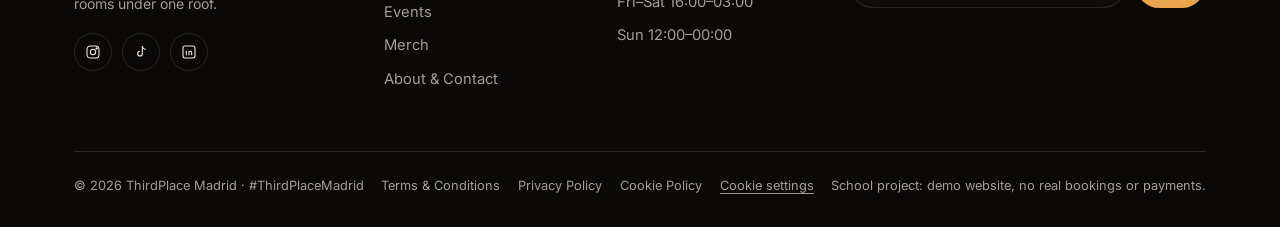
<file: cart.html>
<!doctype html>
<html lang="en">
<head>
<meta charset="utf-8">
<meta name="viewport" content="width=device-width, initial-scale=1">
<title>Cart · ThirdPlace Madrid</title>
<link rel="icon" href="assets/img/favicon.svg" type="image/svg+xml">
<link rel="preconnect" href="https://fonts.googleapis.com"><link rel="preconnect" href="https://fonts.gstatic.com" crossorigin>
<link href="https://fonts.googleapis.com/css2?family=Inter:wght@400;500;600;700&family=Jost:wght@200;300;400;500&display=swap" rel="stylesheet">
<link rel="stylesheet" href="assets/css/style.css">
</head>
<body data-title="cart_title">
<main>
  <section class="section">
    <div class="container">
      <span class="eyebrow" data-i18n="nav_merch">Merch</span>
      <h1 style="font-size:clamp(1.8rem,4vw,2.8rem)" data-i18n="cart_title">Your cart</h1>
      <div class="split mt-4" style="align-items:start" id="cart-wrap">
        <div id="lines"></div>
        <form class="panel form" id="checkout" novalidate>
          <h3 data-i18n="checkout">Checkout</h3>
          <div class="field"><label data-i18n="full_name">Full name</label><input name="name" data-rule="req" autocomplete="name"><div class="err" data-i18n="err_req">Required</div></div>
          <div class="field"><label>Email</label><input name="email" type="email" data-rule="req email" autocomplete="email"><div class="err" data-i18n="err_email">Enter a valid email</div></div>
          <div class="field"><label data-i18n="delivery">Delivery</label>
            <select name="delivery"><option value="pickup" data-i18n="pickup">Pick up at the club · free</option><option value="ship" data-i18n="ship">Delivery in Madrid · €4.90</option></select></div>
          <div class="field" id="addr-field" hidden><label data-i18n="address">Address</label><input name="address" autocomplete="street-address"><div class="err" data-i18n="err_req">Required</div></div>
          <div id="pay"></div>
          <div class="price-summary" id="summary"></div>
          <button class="btn btn-primary btn-block" data-i18n="place_order">Place order</button>
        </form>
      </div>
    </div>
  </section>
</main>

<script src="assets/js/i18n.js"></script>
<script src="assets/js/app.js"></script>
<script>
window.pageInit = function () {
  const form = document.getElementById("checkout");
  document.getElementById("pay").outerHTML = paymentFields();
  cardFormatting(form);
  const me = Auth.current();
  if (me) { form.name.value = me.name; form.email.value = me.email; }
  form.delivery.addEventListener("change", () => {
    const ship = form.delivery.value === "ship";
    document.getElementById("addr-field").hidden = !ship;
    form.address.dataset.rule = ship ? "req" : "";
    if (!ship) form.address.removeAttribute("data-rule");
    render();
  });
  document.getElementById("lines").addEventListener("click", e => {
    const b = e.target.closest("[data-q]"); if (!b) return;
    const item = Cart.items().find(i => i.key === b.dataset.key);
    Cart.setQty(b.dataset.key, b.dataset.q === "rm" ? 0 : item.qty + (+b.dataset.q));
    render();
  });
  form.addEventListener("submit", e => {
    e.preventDefault();
    if (!Cart.count()) { toast(t("cart_empty", "Your cart is empty."), "error"); return; }
    if (!validate(form)) return;
    const ship = form.delivery.value === "ship" ? 4.9 : 0;
    const order = { id: "TP-" + Date.now().toString().slice(-6), date: todayISO(), user: me ? me.id : null,
      items: Cart.items(), total: Cart.total() + ship, delivery: form.delivery.value, email: form.email.value.trim() };
    const orders = store.get("orders", []); orders.push(order); store.set("orders", orders);
    Cart.clear(); render(); form.reset();
    modal(`<span class="logo-3">3</span><h3>${t("order_ok", "Order confirmed")}</h3>
      <p>${t("order_num", "Order number")} <strong>${order.id}</strong> · ${euro(order.total)}</p>
      <p class="mt-1">${order.delivery === "ship" ? t("order_ship", "We'll deliver it within 2–3 days.") : t("order_pick", "Ready to pick up at the bar tomorrow.")}</p>
      <div class="btn-row"><a class="btn btn-primary" href="merch.html">${t("keep_shopping", "Keep shopping")}</a></div>`);
  });
  render();
};
function render() {
  const items = Cart.items(); const form = document.getElementById("checkout");
  const lines = document.getElementById("lines");
  lines.innerHTML = items.length ? items.map(i => {
    const p = PRODUCTS.find(x => x.id === i.id);
    return `<div class="cart-line">
      <div class="art">${ART[p.id]}</div>
      <div><strong>${L(p.name)}</strong>${i.size ? `<div class="small" style="color:var(--muted)">${t("size", "Size")}: ${i.size}</div>` : ""}
        <div class="small" style="color:var(--amber)">${euro(p.price * i.qty)}</div></div>
      <div class="qty"><button data-q="-1" data-key="${i.key}" aria-label="-">−</button><span>${i.qty}</span><button data-q="1" data-key="${i.key}" aria-label="+">+</button></div>
      <button class="remove" data-q="rm" data-key="${i.key}">${t("remove", "Remove")}</button>
    </div>`;
  }).join("") : `<div class="empty">${t("cart_empty", "Your cart is empty.")}<div class="mt-2"><a class="btn btn-primary btn-sm" href="merch.html">${t("browse_merch", "Browse merch")}</a></div></div>`;
  const ship = form.delivery.value === "ship" ? 4.9 : 0;
  document.getElementById("summary").innerHTML = `
    <div><span>${t("subtotal", "Subtotal")}</span><span>${euro(Cart.total())}</span></div>
    <div><span>${t("delivery", "Delivery")}</span><span>${ship ? euro(ship) : t("free", "Free")}</span></div>
    <div class="total"><span>${t("total", "Total")}</span><span>${euro(Cart.total() + ship)}</span></div>`;
}
</script>
</body>
</html>
</file>
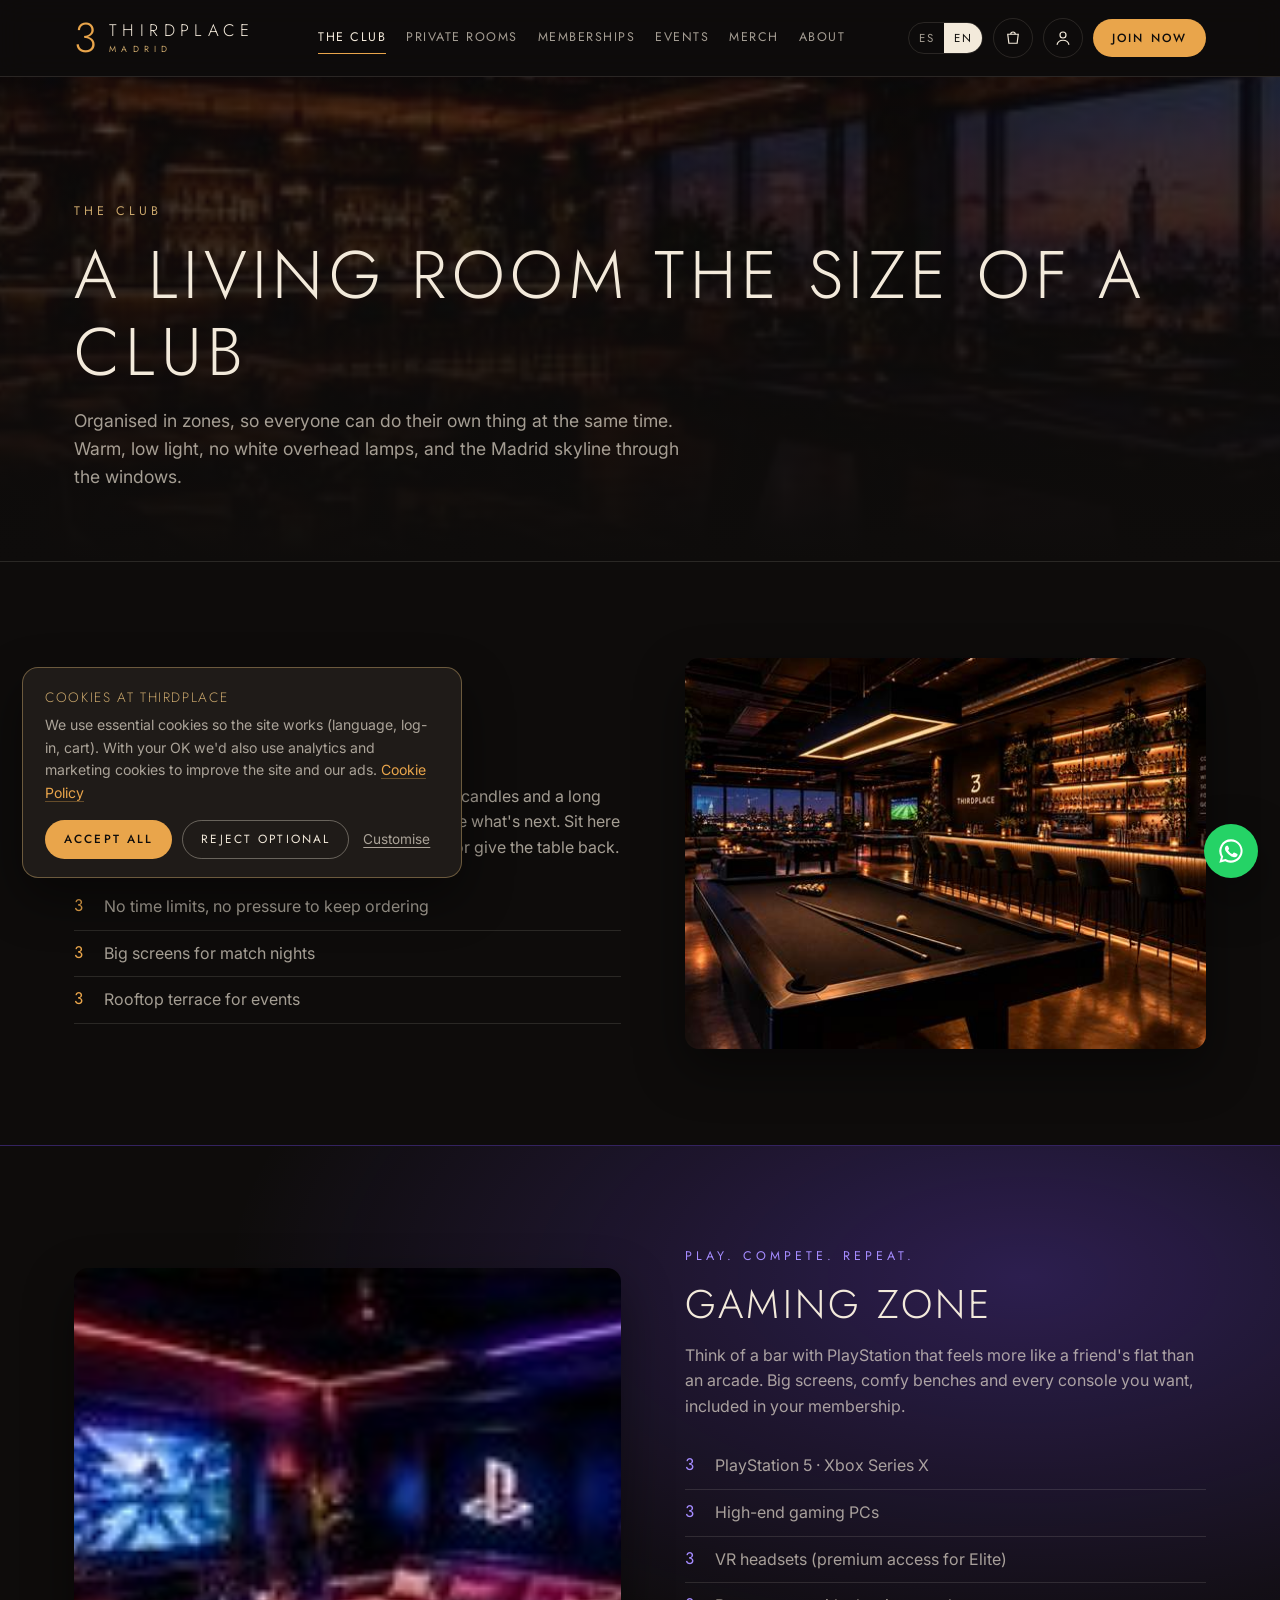
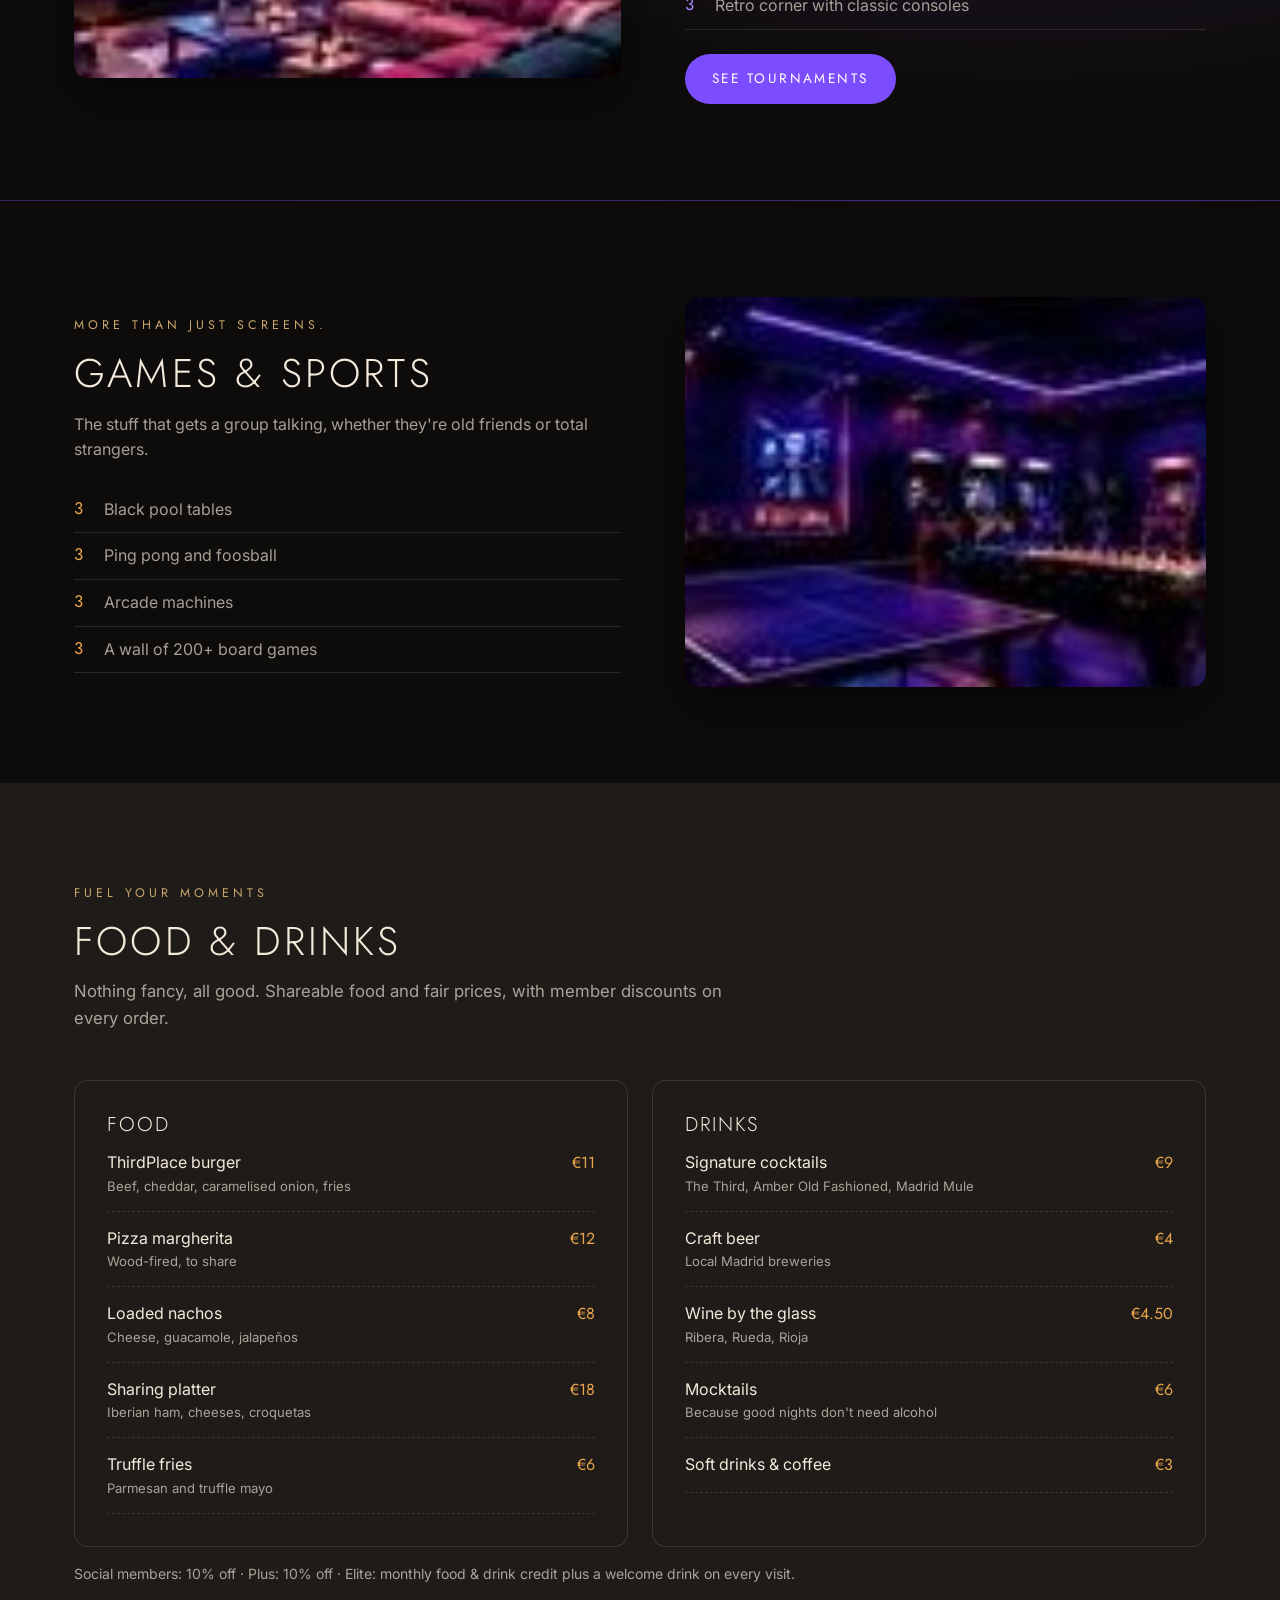
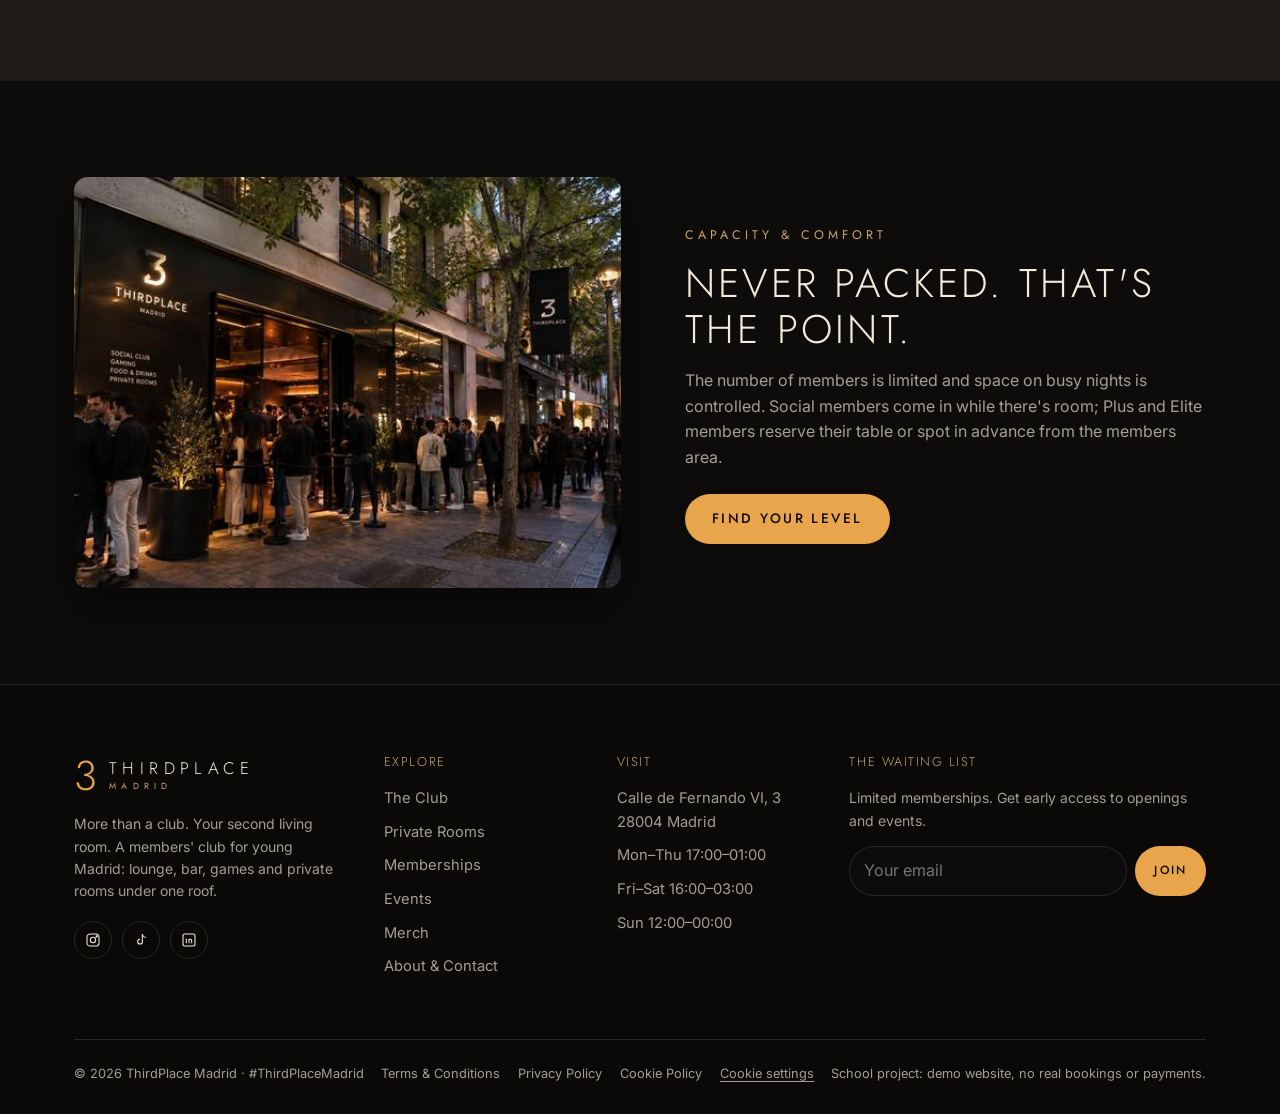
<file: club.html>
<!doctype html>
<html lang="en">
<head>
<meta charset="utf-8">
<meta name="viewport" content="width=device-width, initial-scale=1">
<title>The Club: Lounge Bar, Gaming and Board Games in Madrid · ThirdPlace</title>
<meta name="description" content="Inside ThirdPlace Madrid: a lounge bar, a gaming zone with PlayStation, Xbox and VR, pool, ping pong and 200+ board games, plus food and drinks to share.">
<link rel="icon" href="assets/img/favicon.svg" type="image/svg+xml">
<link rel="preconnect" href="https://fonts.googleapis.com"><link rel="preconnect" href="https://fonts.gstatic.com" crossorigin>
<link href="https://fonts.googleapis.com/css2?family=Inter:wght@400;500;600;700&family=Jost:wght@200;300;400;500&display=swap" rel="stylesheet">
<link rel="stylesheet" href="assets/css/style.css">
</head>
<body data-title="nav_club">
<main>
  <section class="page-hero">
    <img class="hero-bg" src="assets/img/skyline.jpg" alt="Madrid skyline at night seen through the club windows">
    <div class="container">
      <span class="eyebrow" data-i18n="c_eye">The Club</span>
      <h1 data-i18n="c_title">A living room the size of a club</h1>
      <p data-i18n="c_lead">Organised in zones, so everyone can do their own thing at the same time. Warm, low light, no white overhead lamps, and the Madrid skyline through the windows.</p>
    </div>
  </section>

  <section class="section" id="lounge">
    <div class="container split">
      <div class="reveal">
        <span class="eyebrow" data-i18n="z_lounge_tag">Relax. Meet. Enjoy.</span>
        <h2 data-i18n="z_lounge">Lounge &amp; bar</h2>
        <p class="mt-2" data-i18n="c_l_text">The heart of the club. Large, deep sofas, low tables, candles and a long bar. This is where you arrive, grab a drink and decide what's next. Sit here for three hours: nobody will ask you to order again or give the table back.</p>
        <ul class="check-list mt-3">
          <li data-i18n="c_l_1">No time limits, no pressure to keep ordering</li>
          <li data-i18n="c_l_2">Big screens for match nights</li>
          <li data-i18n="c_l_3">Rooftop terrace for events</li>
        </ul>
      </div>
      <div class="split-img reveal"><img src="assets/img/lounge.jpg" alt="ThirdPlace lounge and bar at night with a black pool table and warm amber lighting" loading="lazy"></div>
    </div>
  </section>

  <section class="section gaming-band" id="gaming">
    <div class="container split rev">
      <div class="reveal">
        <span class="eyebrow" data-i18n="z_gaming_tag">Play. Compete. Repeat.</span>
        <h2 data-i18n="z_gaming">Gaming zone</h2>
        <p class="mt-2" data-i18n="c_g_text">Think of a bar with PlayStation that feels more like a friend's flat than an arcade. Big screens, comfy benches and every console you want, included in your membership.</p>
        <ul class="check-list mt-3">
          <li>PlayStation 5 · Xbox Series X</li>
          <li data-i18n="c_g_2">High-end gaming PCs</li>
          <li data-i18n="c_g_3">VR headsets (premium access for Elite)</li>
          <li data-i18n="c_g_4">Retro corner with classic consoles</li>
        </ul>
        <div class="btn-row mt-3"><a href="events.html" class="btn btn-violet" data-i18n="c_g_btn">See tournaments</a></div>
      </div>
      <div class="split-img reveal"><img src="assets/img/gaming.jpg" alt="ThirdPlace gaming zone with PlayStation consoles, big screen and purple neon lights" loading="lazy"></div>
    </div>
  </section>

  <section class="section" id="games">
    <div class="container split">
      <div class="reveal">
        <span class="eyebrow" data-i18n="z_games_tag">More than just screens.</span>
        <h2 data-i18n="z_games">Games &amp; sports</h2>
        <p class="mt-2" data-i18n="c_s_text">The stuff that gets a group talking, whether they're old friends or total strangers.</p>
        <ul class="check-list mt-3">
          <li data-i18n="c_s_1">Black pool tables</li>
          <li data-i18n="c_s_2">Ping pong and foosball</li>
          <li data-i18n="c_s_3">Arcade machines</li>
          <li data-i18n="c_s_4">A wall of 200+ board games</li>
        </ul>
      </div>
      <div class="split-img reveal"><img src="assets/img/games.jpg" alt="Ping-pong table, foosball and arcade machines in the games and sports area" loading="lazy"></div>
    </div>
  </section>

  <section class="section alt" id="menu">
    <div class="container">
      <div class="section-head reveal">
        <span class="eyebrow" data-i18n="c_m_eye">Fuel your moments</span>
        <h2 data-i18n="c_m_title">Food &amp; drinks</h2>
        <p data-i18n="c_m_text">Nothing fancy, all good. Shareable food and fair prices, with member discounts on every order.</p>
      </div>
      <div class="grid g2">
        <div class="panel reveal"><h3 data-i18n="c_food">Food</h3><div id="menu-food"></div></div>
        <div class="panel reveal"><h3 data-i18n="c_drinks">Drinks</h3><div id="menu-drinks"></div></div>
      </div>
      <p class="small mt-2" data-i18n="c_m_note">Social members: 10% off · Plus: 10% off · Elite: monthly food &amp; drink credit plus a welcome drink on every visit.</p>
    </div>
  </section>

  <section class="section">
    <div class="container split">
      <div class="split-img reveal"><img src="assets/img/entrance.jpg" alt="Members queuing at the black ThirdPlace entrance with the gold 3 logo, Madrid, at night" loading="lazy"></div>
      <div class="reveal">
        <span class="eyebrow" data-i18n="c_c_eye">Capacity &amp; comfort</span>
        <h2 data-i18n="c_c_title">Never packed. That's the point.</h2>
        <p class="mt-2" data-i18n="c_c_text">The number of members is limited and space on busy nights is controlled. Social members come in while there's room; Plus and Elite members reserve their table or spot in advance from the members area.</p>
        <div class="btn-row mt-3"><a href="memberships.html" class="btn btn-primary" data-i18n="c_c_btn">Find your level</a></div>
      </div>
    </div>
  </section>
</main>

<script src="assets/js/i18n.js"></script>
<script src="assets/js/app.js"></script>
<script>
window.pageInit = function () {
  document.getElementById("menu-food").innerHTML = menuList(MENU.food);
  document.getElementById("menu-drinks").innerHTML = menuList(MENU.drinks);
};
</script>
</body>
</html>
</file>
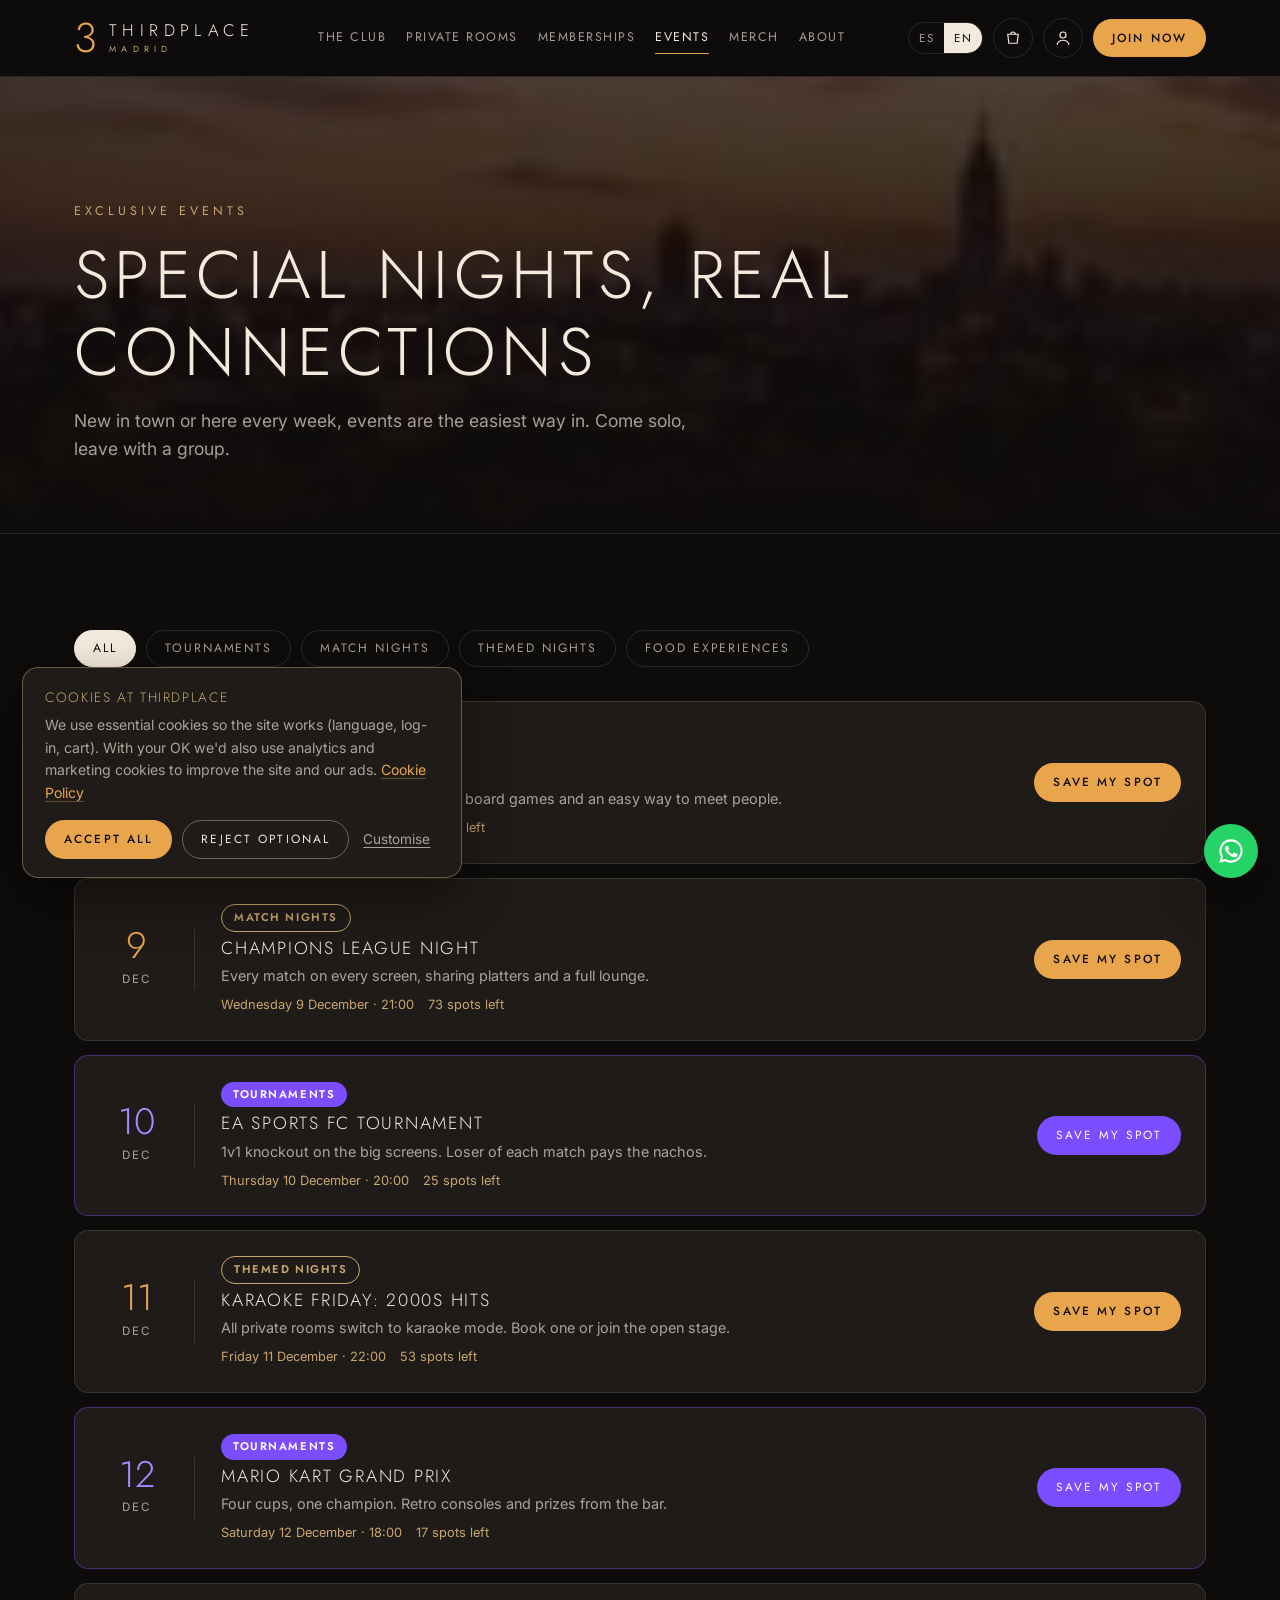
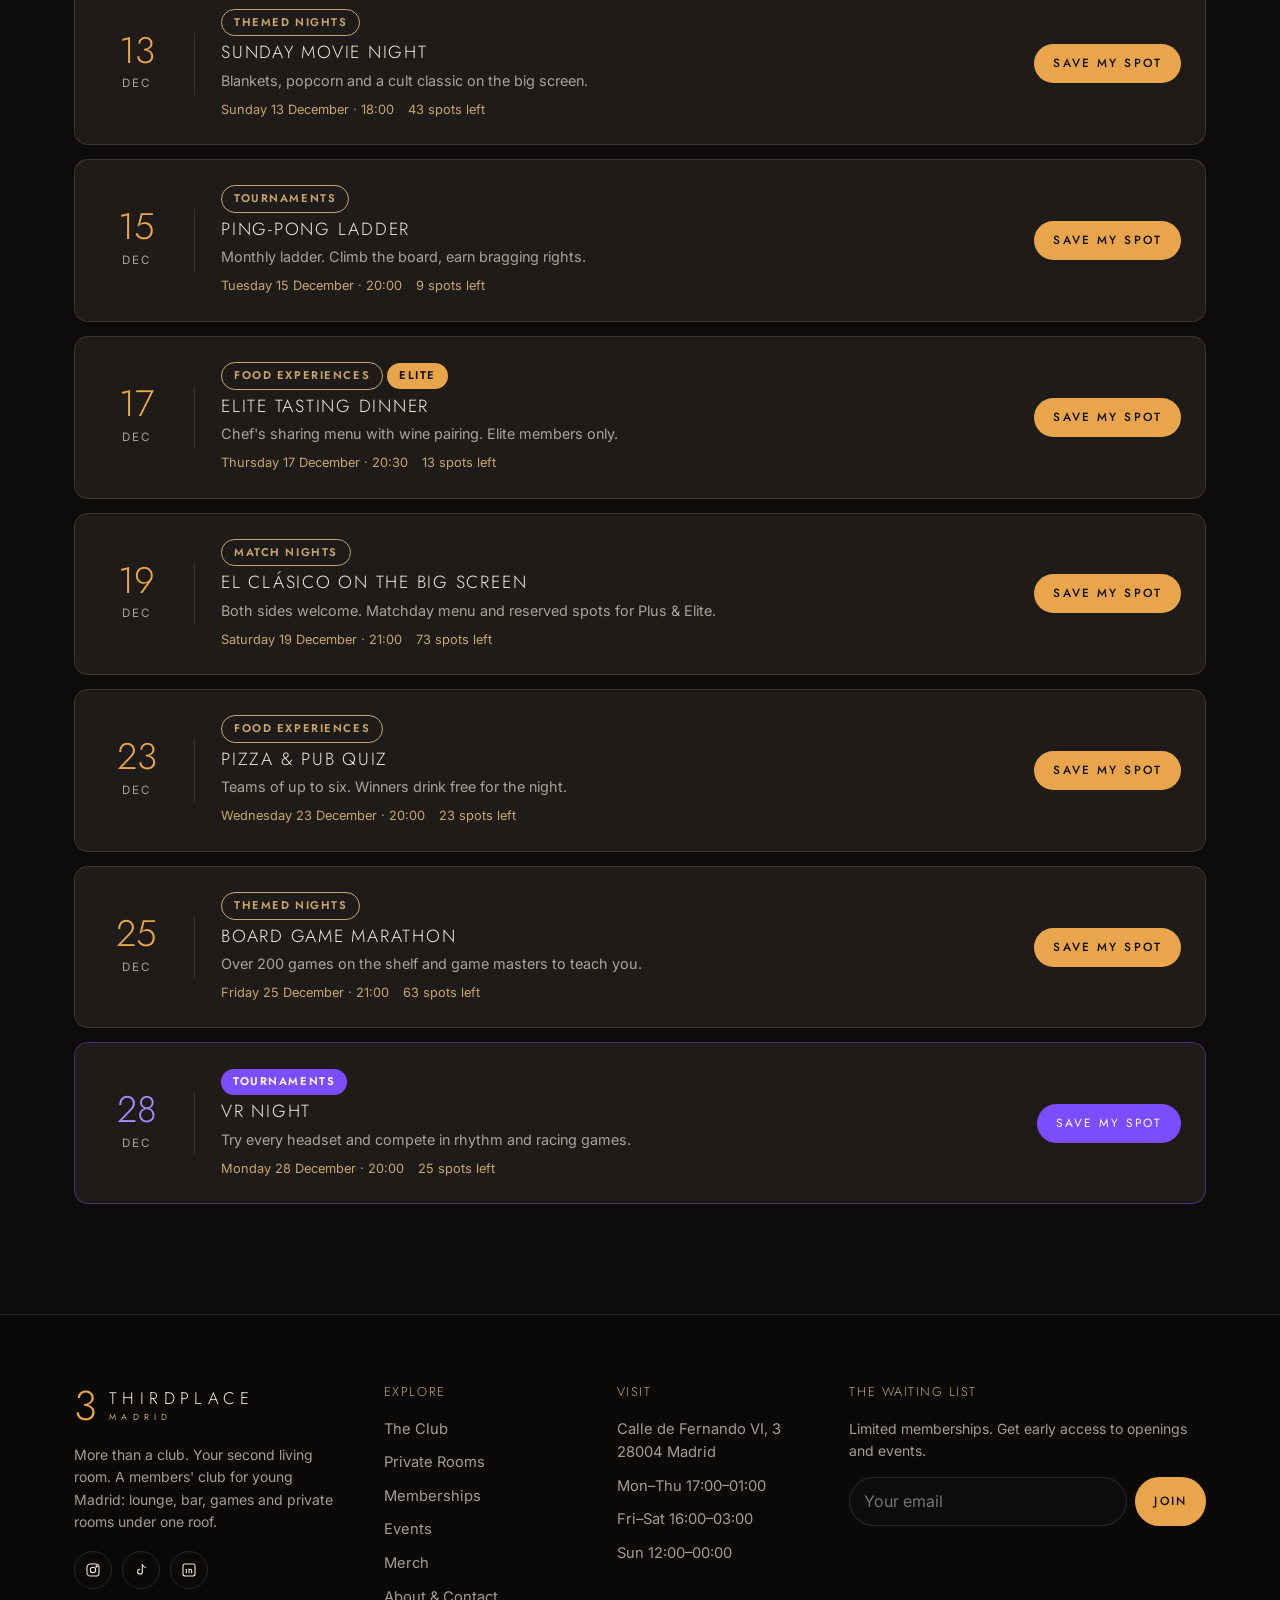
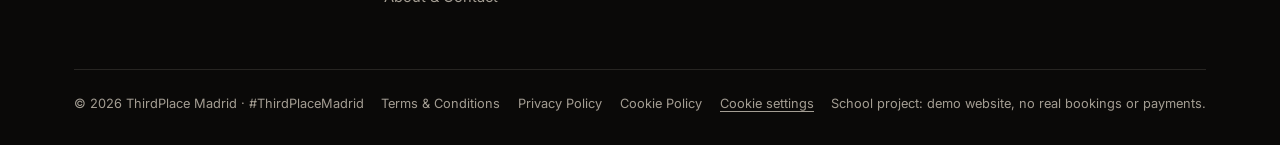
<file: events.html>
<!doctype html>
<html lang="en">
<head>
<meta charset="utf-8">
<meta name="viewport" content="width=device-width, initial-scale=1">
<title>Events · ThirdPlace Madrid</title>
<meta name="description" content="Tournaments, karaoke, match nights, themed nights and food experiences for ThirdPlace members in Madrid.">
<link rel="icon" href="assets/img/favicon.svg" type="image/svg+xml">
<link rel="preconnect" href="https://fonts.googleapis.com"><link rel="preconnect" href="https://fonts.gstatic.com" crossorigin>
<link href="https://fonts.googleapis.com/css2?family=Inter:wght@400;500;600;700&family=Jost:wght@200;300;400;500&display=swap" rel="stylesheet">
<link rel="stylesheet" href="assets/css/style.css">
</head>
<body data-title="nav_events">
<main>
  <section class="page-hero">
    <img class="hero-bg" src="assets/img/events.jpg" alt="Madrid skyline at sunset from the ThirdPlace rooftop terrace">
    <div class="container">
      <span class="eyebrow" data-i18n="ev_eye">Exclusive events</span>
      <h1 data-i18n="h_e_title">Special nights, real connections</h1>
      <p data-i18n="ev_lead">New in town or here every week, events are the easiest way in. Come solo, leave with a group.</p>
    </div>
  </section>

  <section class="section">
    <div class="container">
      <div class="filters" id="filters"></div>
      <div id="event-list"></div>
    </div>
  </section>
</main>

<script src="assets/js/i18n.js"></script>
<script src="assets/js/app.js"></script>
<script>
let filter = "all";
const rsvps = () => store.get("rsvps", {});   // { userId: [eventId,...] }
window.pageInit = function () {
  const f = document.getElementById("filters");
  const types = [["all", t("all", "All")], ...Object.entries(EVENT_TYPES).map(([k, v]) => [k, L(v)])];
  f.innerHTML = types.map(([k, n]) => `<button class="chip ${k === filter ? "on" : ""}" data-f="${k}">${n}</button>`).join("");
  f.addEventListener("click", e => {
    const b = e.target.closest("[data-f]"); if (!b) return;
    filter = b.dataset.f; f.querySelectorAll(".chip").forEach(c => c.classList.toggle("on", c === b)); render();
  });
  document.getElementById("event-list").addEventListener("click", e => {
    const b = e.target.closest("[data-rsvp]"); if (!b) return;
    const me = Auth.current();
    if (!me) { membersOnlyModal(t("ev_mo", "Events are for members and their guests. Join or log in to save your spot.")); return; }
    const ev = getEvents().find(x => x.id === b.dataset.rsvp);
    if (ev.elite && me.tier !== "elite") { toast(t("ev_elite_only", "This one is for Elite members only."), "error"); return; }
    const all = rsvps(); const mine = all[me.id] || [];
    if (mine.includes(ev.id)) { all[me.id] = mine.filter(x => x !== ev.id); toast(t("ev_cancel", "Spot released.")); }
    else { all[me.id] = [...mine, ev.id]; toast(t("ev_ok", "You're in! See you there.")); }
    store.set("rsvps", all); render();
  });
  render();
  if (location.hash) setTimeout(() => { const el = document.querySelector(location.hash); if (el) { el.scrollIntoView({ behavior: "smooth", block: "center" }); el.style.borderColor = "var(--amber)"; } }, 300);
};
function render() {
  const me = Auth.current(); const mine = me ? (rsvps()[me.id] || []) : [];
  const list = getEvents().filter(e => filter === "all" || e.type === filter);
  const going = (id) => Object.values(rsvps()).filter(a => a.includes(id)).length;
  document.getElementById("event-list").innerHTML = list.length ? list.map(e => {
    const d = new Date(e.date + "T12:00:00"); const joined = mine.includes(e.id);
    const left = Math.max(0, e.spots - 7 - going(e.id));
    return `<div class="event ${e.gaming ? "gaming" : ""}" id="${e.id}">
      <div class="event-date"><b>${d.getDate()}</b><span>${fmtDate(e.date, { month: "short" })}</span></div>
      <div><span class="badge ${e.gaming ? "violet" : "ghost"}">${L(EVENT_TYPES[e.type])}</span>${e.elite ? ' <span class="badge">Elite</span>' : ""}
        <h3>${L(e.title)}</h3><p>${L(e.desc)}</p>
        <div class="event-meta"><span>${fmtDate(e.date, { weekday: "long", day: "numeric", month: "long" })} · ${e.time}</span><span>${left} ${t("spots_left", "spots left")}</span></div></div>
      <button class="btn ${joined ? "btn-ghost" : (e.gaming ? "btn-violet" : "btn-primary")} btn-sm" data-rsvp="${e.id}">${joined ? "✓ " + t("going", "Going") : t("save_spot", "Save my spot")}</button>
    </div>`;
  }).join("") : `<div class="empty">${t("ev_none", "No events in this category right now.")}</div>`;
}
</script>
</body>
</html>
</file>
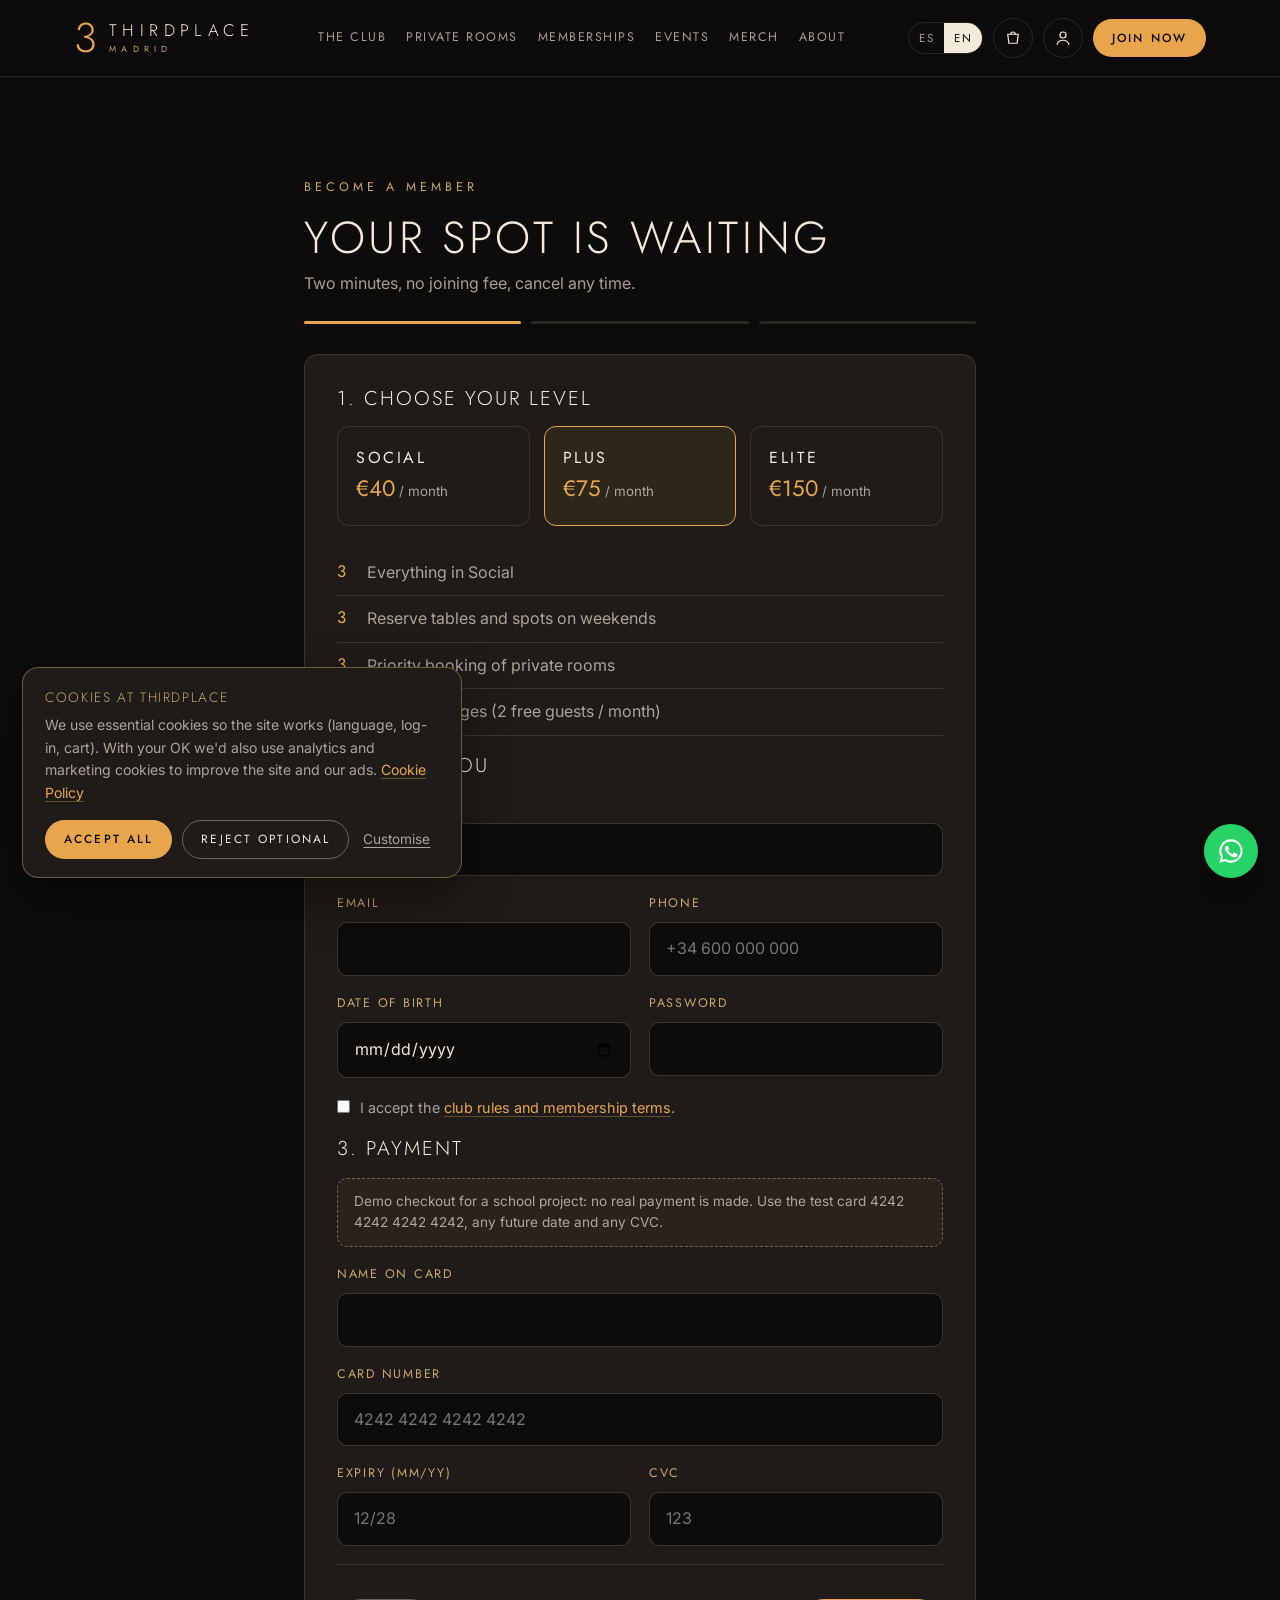
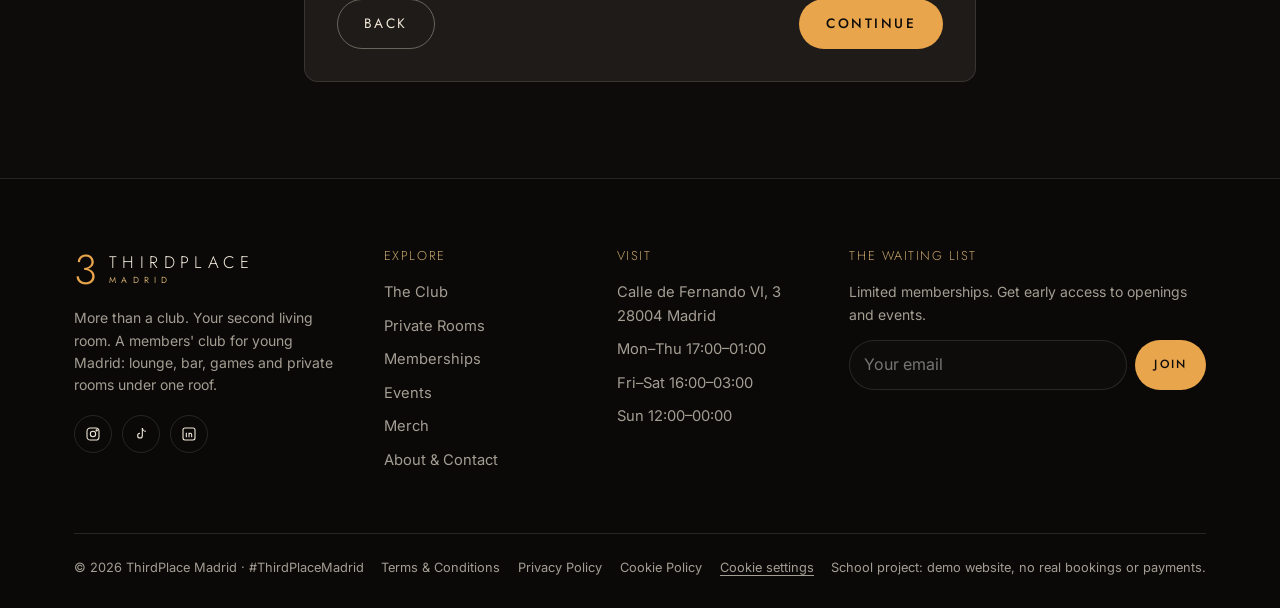
<file: join.html>
<!doctype html>
<html lang="en">
<head>
<meta charset="utf-8">
<meta name="viewport" content="width=device-width, initial-scale=1">
<title>Join · ThirdPlace Madrid</title>
<meta name="description" content="Become a ThirdPlace member in two minutes. No joining fee.">
<link rel="icon" href="assets/img/favicon.svg" type="image/svg+xml">
<link rel="preconnect" href="https://fonts.googleapis.com"><link rel="preconnect" href="https://fonts.gstatic.com" crossorigin>
<link href="https://fonts.googleapis.com/css2?family=Inter:wght@400;500;600;700&family=Jost:wght@200;300;400;500&display=swap" rel="stylesheet">
<link rel="stylesheet" href="assets/css/style.css">
</head>
<body data-title="join_now">
<main>
  <section class="section">
    <div class="container" style="max-width:720px">
      <span class="eyebrow" data-i18n="j_eye">Become a member</span>
      <h1 style="font-size:clamp(1.8rem,4vw,2.8rem)" id="j-title" data-i18n="j_title">Your spot is waiting</h1>
      <p class="mt-1" id="j-sub" data-i18n="j_sub">Two minutes, no joining fee, cancel any time.</p>
      <div class="stepper mt-3" id="stepper"><div class="on"></div><div></div><div></div></div>
      <form class="panel form" id="join" novalidate>
        <!-- Step 1 -->
        <div class="jstep" data-step="1">
          <h3 class="mb" data-i18n="j_s1">1. Choose your level</h3>
          <div class="tier-pick mt-2" id="pick"></div>
          <ul class="check-list mt-3" id="pick-feat"></ul>
        </div>
        <!-- Step 2 -->
        <div class="jstep form" data-step="2" hidden>
          <h3 data-i18n="j_s2">2. About you</h3>
          <div class="field"><label data-i18n="full_name">Full name</label><input name="name" data-rule="req" autocomplete="name"><div class="err" data-i18n="err_req">Required</div></div>
          <div class="form-row">
            <div class="field"><label>Email</label><input name="email" type="email" data-rule="req email" autocomplete="email"><div class="err" data-i18n="err_email">Enter a valid email</div></div>
            <div class="field"><label data-i18n="phone">Phone</label><input name="phone" data-rule="req phone" autocomplete="tel" placeholder="+34 600 000 000"><div class="err" data-i18n="err_phone">Enter a valid phone</div></div>
          </div>
          <div class="form-row">
            <div class="field"><label data-i18n="birth">Date of birth</label><input name="birth" type="date" data-rule="req adult"><div class="err" data-i18n="err_adult">You must be 18 or over</div></div>
            <div class="field"><label data-i18n="password">Password</label><input name="password" type="password" data-rule="min6" autocomplete="new-password"><div class="err" data-i18n="err_pw">At least 6 characters</div></div>
          </div>
          <label class="check"><input type="checkbox" name="terms" data-rule="check"><span data-i18n="j_terms_link">I accept the <a class="link" href="terms.html" target="_blank">club rules and membership terms</a>.</span></label>
        </div>
        <!-- Step 3 -->
        <div class="jstep form" data-step="3" hidden>
          <h3 data-i18n="j_s3">3. Payment</h3>
          <div id="pay"></div>
          <div class="price-summary" id="summary"></div>
        </div>
        <div class="btn-row" style="justify-content:space-between">
          <button type="button" class="btn btn-ghost" id="back" hidden data-i18n="back">Back</button>
          <button class="btn btn-primary" id="next" style="margin-left:auto" data-i18n="continue">Continue</button>
        </div>
      </form>
    </div>
  </section>
</main>

<script src="assets/js/i18n.js"></script>
<script src="assets/js/app.js"></script>
<script>
let step = 1;
window.pageInit = function () {
  const form = document.getElementById("join");
  const me = Auth.current();
  const params = new URLSearchParams(location.search);
  let tier = TIERS[params.get("tier")] ? params.get("tier") : "plus";
  if (me && !params.get("tier")) tier = me.tier === "plus" ? "elite" : "plus";
  const steps = me ? [1, 3] : [1, 2, 3];   // members changing level skip "about you"
  if (me) {
    document.getElementById("j-title").textContent = t("j_change", "Change your level");
    document.getElementById("j-sub").textContent = t("j_current", "You're currently on") + " " + TIERS[me.tier].name + ".";
    document.getElementById("stepper").innerHTML = "<div class='on'></div><div></div>";
    document.querySelector("[data-step='3'] h3").textContent = t("j_s3b", "2. Confirm");
  }

  document.getElementById("pick").innerHTML = Object.entries(TIERS).map(([k, tr]) =>
    `<div><input type="radio" name="tier" id="t-${k}" value="${k}" ${k === tier ? "checked" : ""}><label for="t-${k}"><b>${tr.name}</b><span>€${tr.price}</span><small style="color:var(--muted)"> / ${t("month", "month")}</small>${me && me.tier === k ? `<div class="small" style="color:var(--brass)">${t("current", "Current")}</div>` : ""}</label></div>`).join("");
  const showFeat = () => {
    tier = form.tier.value;
    document.getElementById("pick-feat").innerHTML = L(TIERS[tier].features).map(f => `<li>${f}</li>`).join("");
  };
  form.addEventListener("change", e => { if (e.target.name === "tier") showFeat(); });
  showFeat();

  document.getElementById("pay").outerHTML = paymentFields();
  cardFormatting(form);

  const show = () => {
    form.querySelectorAll(".jstep").forEach(s => s.hidden = +s.dataset.step !== step);
    const idx = steps.indexOf(step);
    document.querySelectorAll("#stepper div").forEach((d, i) => d.classList.toggle("on", i <= idx));
    document.getElementById("back").hidden = idx === 0;
    const nb = document.getElementById("next");
    nb.textContent = step === 3 ? (me ? t("confirm", "Confirm") : t("j_pay", "Pay & join")) + " · €" + TIERS[tier].price : t("continue", "Continue");
    if (step === 3) {
      document.querySelector("[data-step='3'] .notice").hidden = false;
      document.getElementById("summary").innerHTML = `
        <div><span>${TIERS[tier].name} · ${t("monthly", "monthly")}</span><span>€${TIERS[tier].price}</span></div>
        <div><span>${t("join_fee", "Joining fee")}</span><span>€0</span></div>
        <div class="total"><span>${t("today", "Today")}</span><span>€${TIERS[tier].price}</span></div>`;
    }
    window.scrollTo({ top: 0, behavior: "smooth" });
  };
  const current = () => form.querySelector(`.jstep[data-step="${step}"]`);
  document.getElementById("back").addEventListener("click", () => { step = steps[steps.indexOf(step) - 1]; show(); });
  form.addEventListener("submit", e => {
    e.preventDefault();
    if (step === 1 && me && form.tier.value === me.tier) { toast(t("j_same", "That's already your level."), "error"); return; }
    if (step !== 1 && !validate(current())) return;
    if (step === 2 && Auth.users().some(u => u.email.toLowerCase() === form.email.value.trim().toLowerCase())) {
      form.email.closest(".field").classList.add("invalid"); toast(t("j_exists", "There's already an account with that email. Log in instead."), "error"); return;
    }
    if (step !== 3) { step = steps[steps.indexOf(step) + 1]; show(); return; }
    // Finish
    if (me) {
      Auth.update({ tier });
      toast(t("j_changed", "Done! You're now") + " " + TIERS[tier].name + ".");
    } else {
      Auth.register({ name: form.name.value.trim(), email: form.email.value.trim(), phone: form.phone.value.trim(), password: form.password.value, tier });
      toast(t("j_welcome", "Welcome to ThirdPlace!"));
    }
    const pending = store.get("pendingBooking", null);
    setTimeout(() => { if (pending) { store.del("pendingBooking"); location.href = "account.html?" + pending; } else location.href = "account.html"; }, 700);
  });
  show();
};
</script>
</body>
</html>
</file>
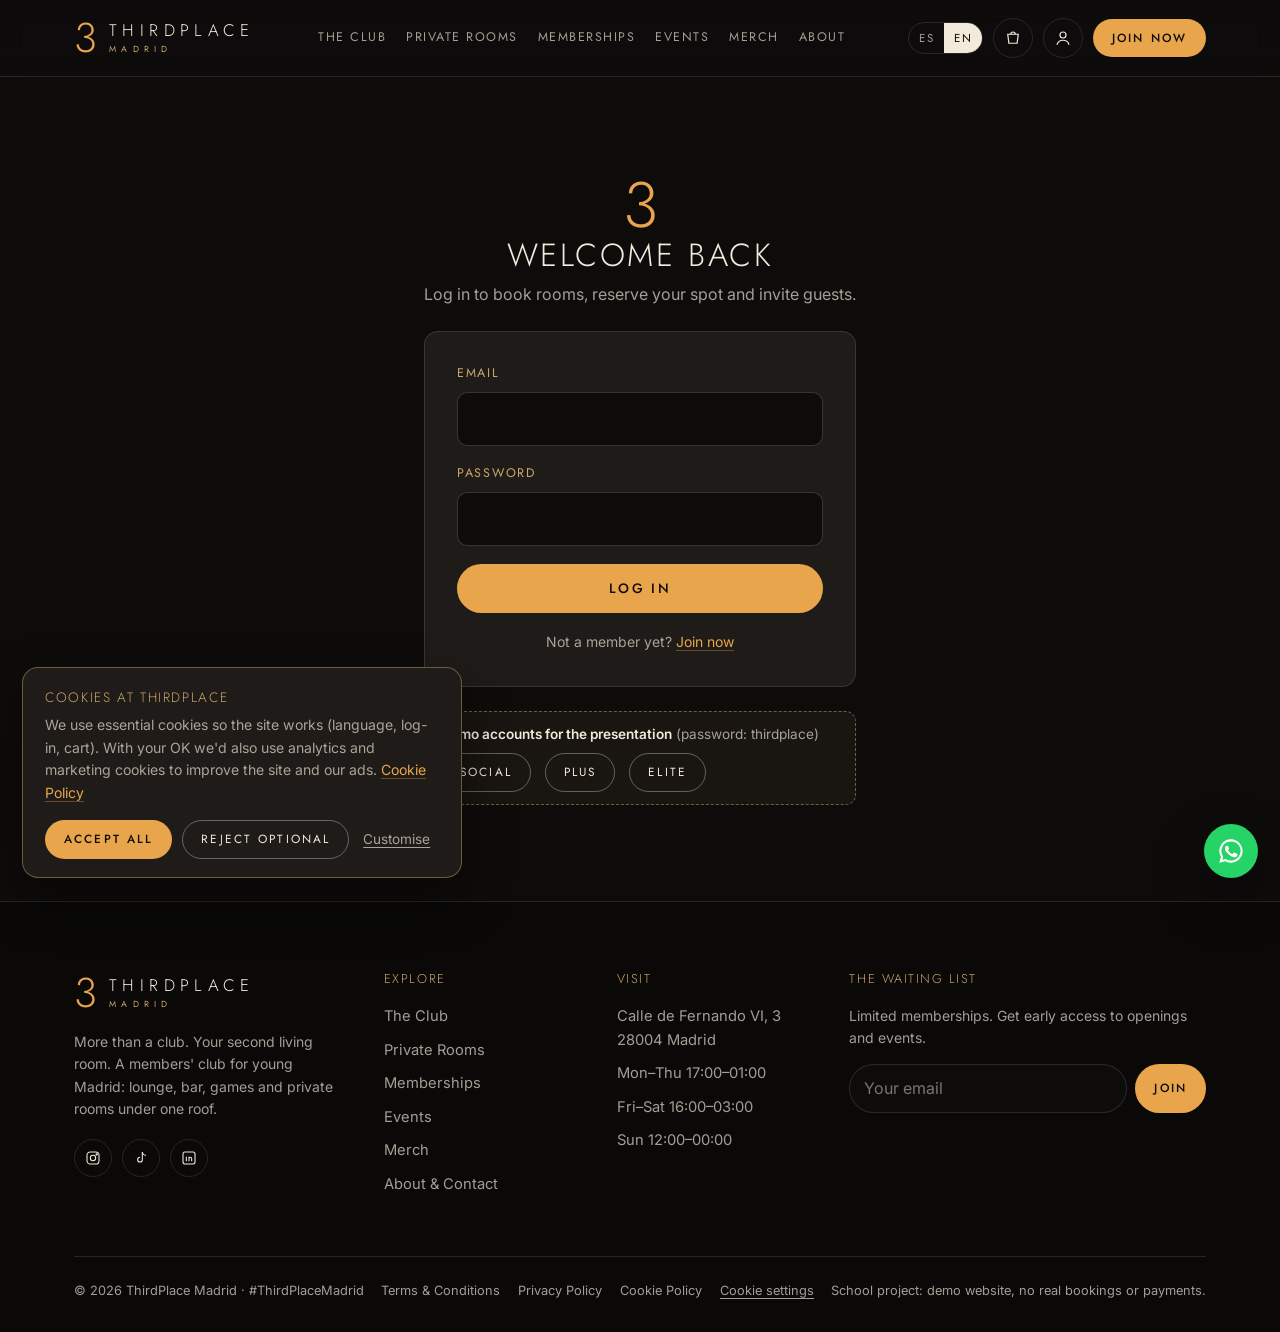
<file: login.html>
<!doctype html>
<html lang="en">
<head>
<meta charset="utf-8">
<meta name="viewport" content="width=device-width, initial-scale=1">
<title>Log in · ThirdPlace Madrid</title>
<link rel="icon" href="assets/img/favicon.svg" type="image/svg+xml">
<link rel="preconnect" href="https://fonts.googleapis.com"><link rel="preconnect" href="https://fonts.gstatic.com" crossorigin>
<link href="https://fonts.googleapis.com/css2?family=Inter:wght@400;500;600;700&family=Jost:wght@200;300;400;500&display=swap" rel="stylesheet">
<link rel="stylesheet" href="assets/css/style.css">
</head>
<body data-title="log_in">
<main>
  <section class="section">
    <div class="container" style="max-width:480px">
      <div class="center"><span class="logo-3" style="font-size:4rem">3</span></div>
      <h1 class="center" style="font-size:2rem" data-i18n="l_title">Welcome back</h1>
      <p class="center mt-1" data-i18n="l_sub">Log in to book rooms, reserve your spot and invite guests.</p>
      <form class="panel form mt-3" id="login" novalidate>
        <div class="field"><label>Email</label><input name="email" type="email" data-rule="req email" autocomplete="username"><div class="err" data-i18n="err_email">Enter a valid email</div></div>
        <div class="field"><label data-i18n="password">Password</label><input name="password" type="password" data-rule="req" autocomplete="current-password"><div class="err" data-i18n="err_req">Required</div></div>
        <button class="btn btn-primary btn-block" data-i18n="log_in">Log in</button>
        <p class="small center"><span data-i18n="l_new">Not a member yet?</span> <a class="link" href="join.html" data-i18n="join_now">Join now</a></p>
      </form>
      <div class="notice mt-3">
        <strong data-i18n="l_demo">Demo accounts for the presentation</strong> <span data-i18n="l_demo_pw">(password: thirdplace)</span>
        <div class="btn-row mt-1" id="demo"></div>
      </div>
    </div>
  </section>
</main>

<script src="assets/js/i18n.js"></script>
<script src="assets/js/app.js"></script>
<script>
window.pageInit = function () {
  const form = document.getElementById("login");
  const params = new URLSearchParams(location.search);
  const go = () => {
    const pending = store.get("pendingBooking", null);
    if (pending) { store.del("pendingBooking"); location.href = "account.html?" + pending; return; }
    const next = params.get("next");
    location.href = next && /^[a-z]+\.html/.test(next) && !next.startsWith("login") ? next : "account.html";
  };
  if (Auth.current()) { go(); return; }
  document.getElementById("demo").innerHTML = ["social", "plus", "elite"].map(k =>
    `<button class="btn btn-ghost btn-sm" data-demo="${k}">${TIERS[k].name}</button>`).join("");
  document.getElementById("demo").addEventListener("click", e => {
    const b = e.target.closest("[data-demo]"); if (!b) return;
    form.email.value = b.dataset.demo + "@thirdplace.test"; form.password.value = "thirdplace";
  });
  form.addEventListener("submit", e => {
    e.preventDefault();
    if (!validate(form)) return;
    const u = Auth.login(form.email.value, form.password.value);
    if (!u) { toast(t("l_bad", "Wrong email or password."), "error"); return; }
    toast(t("hi", "Hi") + " " + u.name.split(" ")[0] + "!");
    setTimeout(go, 500);
  });
};
</script>
</body>
</html>
</file>
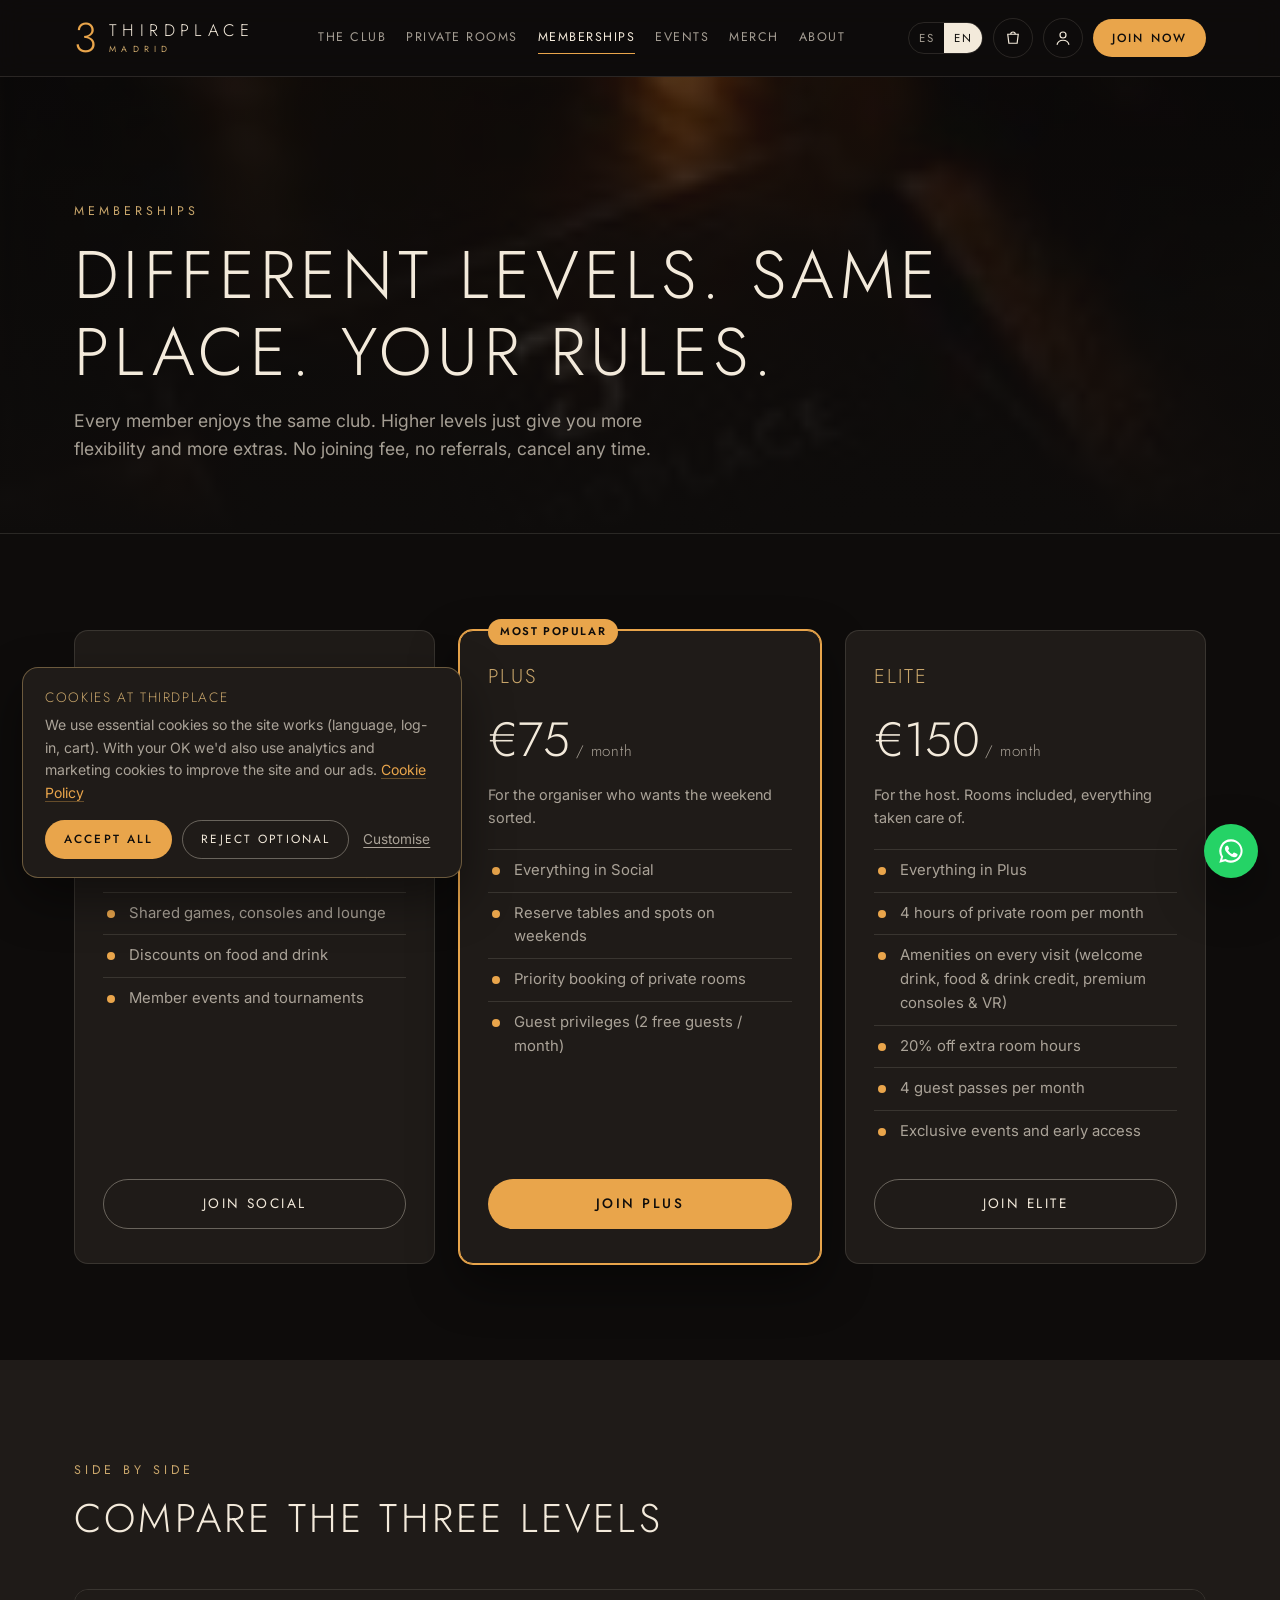
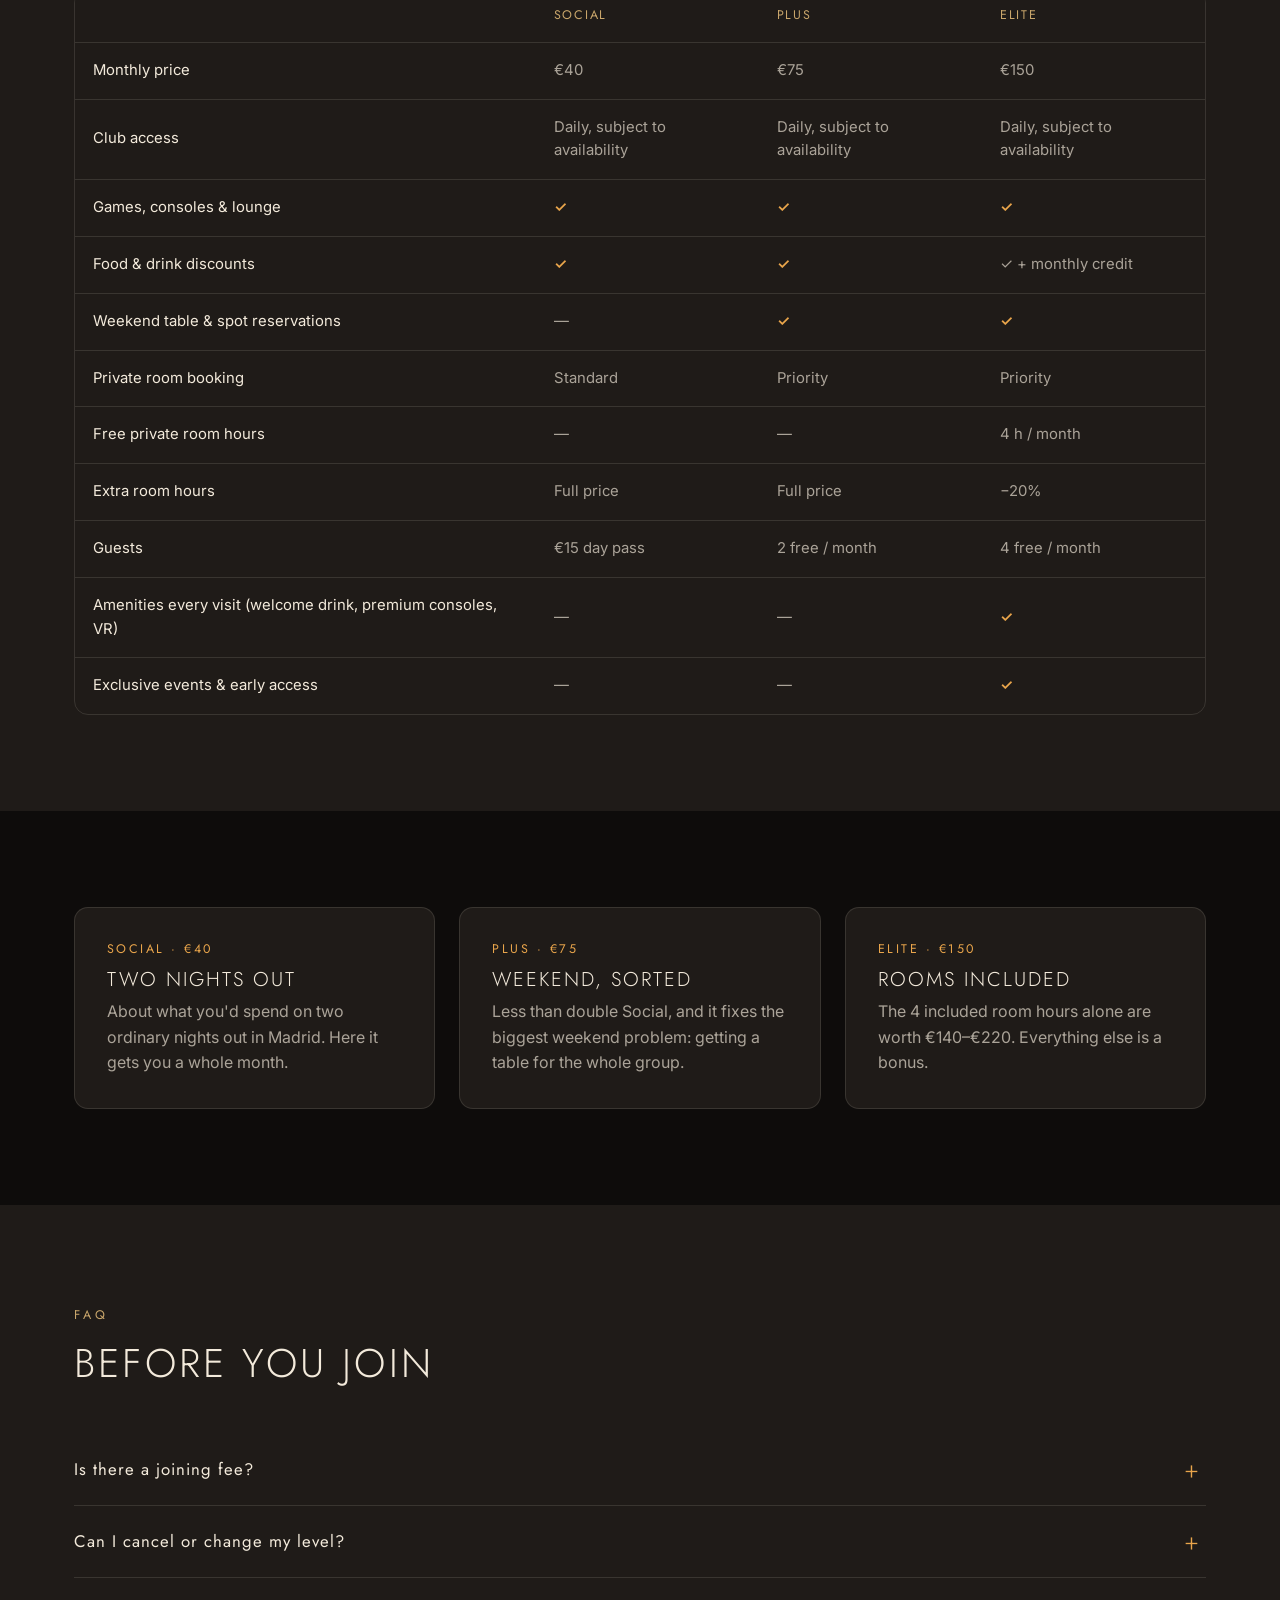
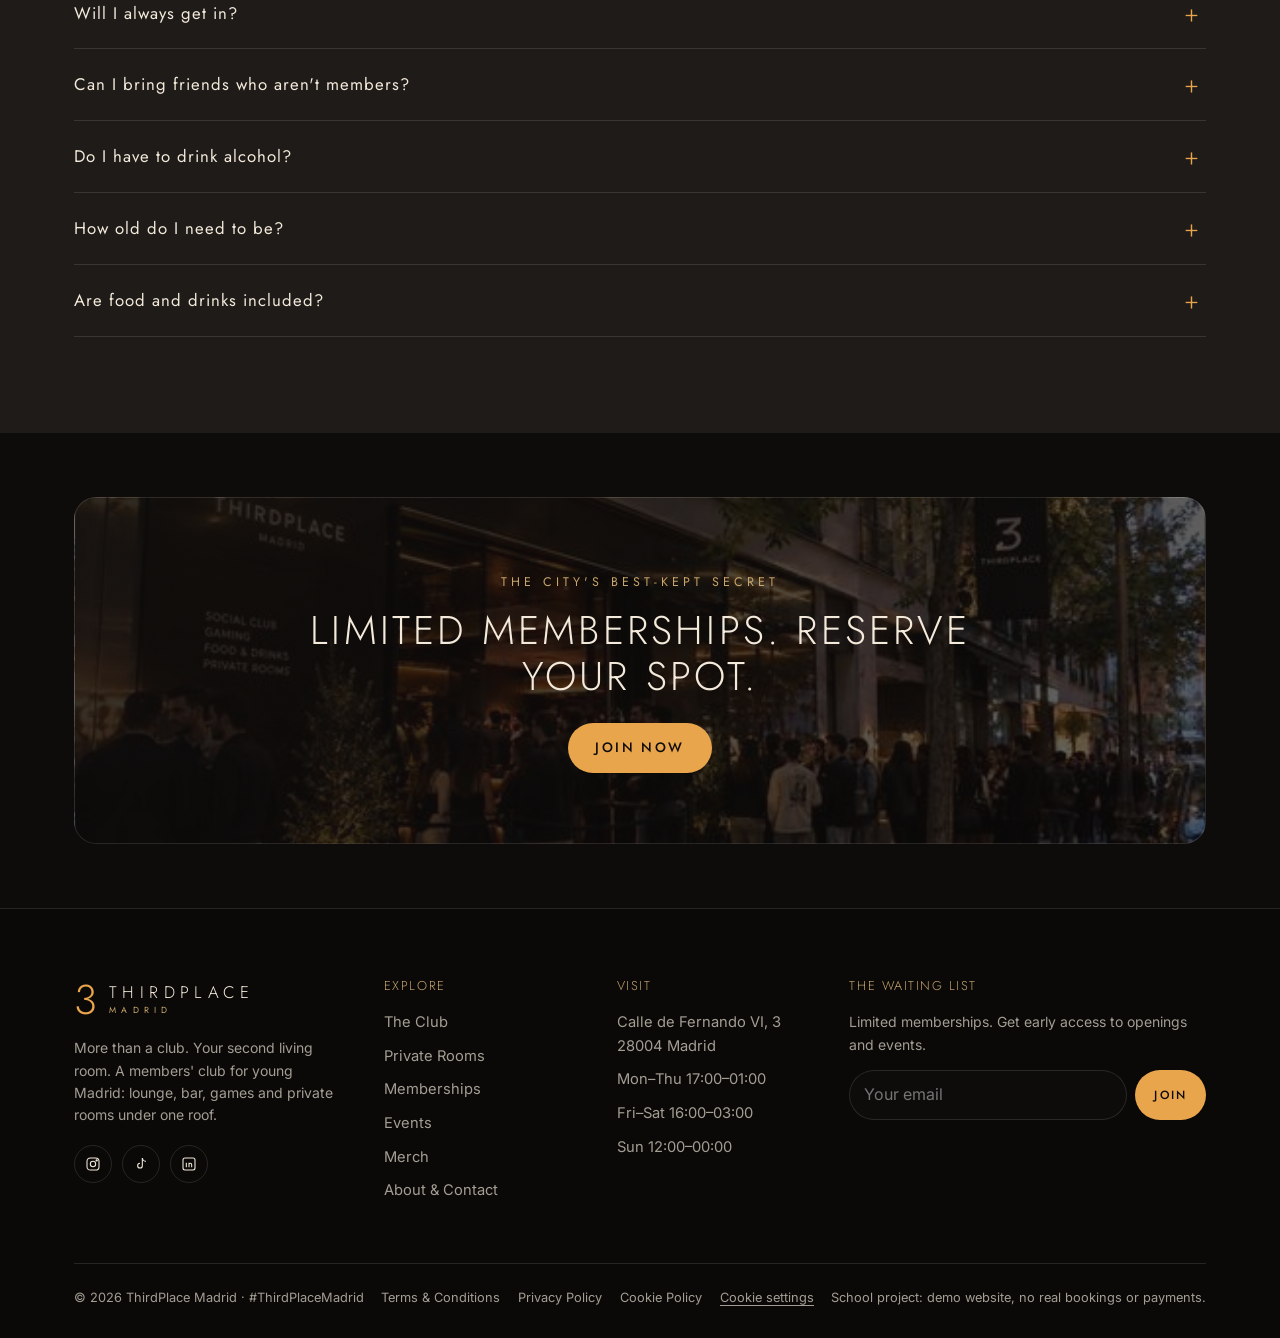
<file: memberships.html>
<!doctype html>
<html lang="en">
<head>
<meta charset="utf-8">
<meta name="viewport" content="width=device-width, initial-scale=1">
<title>Memberships · ThirdPlace Madrid</title>
<meta name="description" content="Social €40, Plus €75, Elite €150 per month. No joining fee. Compare ThirdPlace memberships.">
<link rel="icon" href="assets/img/favicon.svg" type="image/svg+xml">
<link rel="preconnect" href="https://fonts.googleapis.com"><link rel="preconnect" href="https://fonts.gstatic.com" crossorigin>
<link href="https://fonts.googleapis.com/css2?family=Inter:wght@400;500;600;700&family=Jost:wght@200;300;400;500&display=swap" rel="stylesheet">
<link rel="stylesheet" href="assets/css/style.css">
</head>
<body data-title="nav_members">
<main>
  <section class="page-hero">
    <img class="hero-bg" src="assets/img/card.jpg" alt="Matte black ThirdPlace membership card with the gold 3 logo">
    <div class="container">
      <span class="eyebrow" data-i18n="h_t_eye">Memberships</span>
      <h1 data-i18n="tiers_title">Different levels. Same place. Your rules.</h1>
      <p data-i18n="m_lead">Every member enjoys the same club. Higher levels just give you more flexibility and more extras. No joining fee, no referrals, cancel any time.</p>
    </div>
  </section>

  <section class="section">
    <div class="container">
      <div class="tiers" id="tiers"></div>
    </div>
  </section>

  <section class="section alt">
    <div class="container">
      <div class="section-head reveal">
        <span class="eyebrow" data-i18n="m_c_eye">Side by side</span>
        <h2 data-i18n="m_c_title">Compare the three levels</h2>
      </div>
      <div class="table-wrap reveal">
        <table>
          <thead><tr><th></th><th>Social</th><th>Plus</th><th>Elite</th></tr></thead>
          <tbody>
            <tr><td data-i18n="m_r0">Monthly price</td><td>€40</td><td>€75</td><td>€150</td></tr>
            <tr><td data-i18n="m_r1">Club access</td><td data-i18n="m_daily">Daily, subject to availability</td><td data-i18n="m_daily">Daily, subject to availability</td><td data-i18n="m_daily">Daily, subject to availability</td></tr>
            <tr><td data-i18n="m_r2">Games, consoles &amp; lounge</td><td class="yes">✓</td><td class="yes">✓</td><td class="yes">✓</td></tr>
            <tr><td data-i18n="m_r3">Food &amp; drink discounts</td><td class="yes">✓</td><td class="yes">✓</td><td data-i18n="m_credit">✓ + monthly credit</td></tr>
            <tr><td data-i18n="m_r4">Weekend table &amp; spot reservations</td><td>—</td><td class="yes">✓</td><td class="yes">✓</td></tr>
            <tr><td data-i18n="m_r5">Private room booking</td><td data-i18n="m_std">Standard</td><td data-i18n="m_prio">Priority</td><td data-i18n="m_prio">Priority</td></tr>
            <tr><td data-i18n="m_r6">Free private room hours</td><td>—</td><td>—</td><td data-i18n="m_4h">4 h / month</td></tr>
            <tr><td data-i18n="m_r7">Extra room hours</td><td data-i18n="m_full">Full price</td><td data-i18n="m_full">Full price</td><td>−20%</td></tr>
            <tr><td data-i18n="m_r8">Guests</td><td data-i18n="m_g0">€15 day pass</td><td data-i18n="m_g2">2 free / month</td><td data-i18n="m_g4">4 free / month</td></tr>
            <tr><td data-i18n="m_r9">Amenities every visit (welcome drink, premium consoles, VR)</td><td>—</td><td>—</td><td class="yes">✓</td></tr>
            <tr><td data-i18n="m_r10">Exclusive events &amp; early access</td><td>—</td><td>—</td><td class="yes">✓</td></tr>
          </tbody>
        </table>
      </div>
    </div>
  </section>

  <section class="section">
    <div class="container">
      <div class="grid g3">
        <div class="panel reveal"><span class="tagline">Social · €40</span><h3 data-i18n="m_v1t">Two nights out</h3><p class="mt-1" data-i18n="m_v1">About what you'd spend on two ordinary nights out in Madrid. Here it gets you a whole month.</p></div>
        <div class="panel reveal"><span class="tagline">Plus · €75</span><h3 data-i18n="m_v2t">Weekend, sorted</h3><p class="mt-1" data-i18n="m_v2">Less than double Social, and it fixes the biggest weekend problem: getting a table for the whole group.</p></div>
        <div class="panel reveal"><span class="tagline">Elite · €150</span><h3 data-i18n="m_v3t">Rooms included</h3><p class="mt-1" data-i18n="m_v3">The 4 included room hours alone are worth €140–€220. Everything else is a bonus.</p></div>
      </div>
    </div>
  </section>

  <section class="section alt">
    <div class="container">
      <div class="section-head reveal">
        <span class="eyebrow">FAQ</span>
        <h2 data-i18n="m_faq_title">Before you join</h2>
      </div>
      <div class="faq reveal">
        <details><summary data-i18n="fq1">Is there a joining fee?</summary><p data-i18n="fa1">No. You only pay the monthly fee of your level. No referrals, no interviews.</p></details>
        <details><summary data-i18n="fq2">Can I cancel or change my level?</summary><p data-i18n="fa2">Yes, any time from the members area. Upgrades apply straight away; cancellations at the end of the month you've paid.</p></details>
        <details><summary data-i18n="fq3">Will I always get in?</summary><p data-i18n="fa3">On weekdays almost always. On Friday and Saturday nights space is limited, so Social members enter while there's room and Plus and Elite members can reserve their spot in advance.</p></details>
        <details><summary data-i18n="fq4">Can I bring friends who aren't members?</summary><p data-i18n="fa4">Yes. Any member can buy a €15 guest day pass. Plus includes 2 free guests a month and Elite includes 4.</p></details>
        <details><summary data-i18n="fq5">Do I have to drink alcohol?</summary><p data-i18n="fa5">Not at all. You pay a fixed fee, so we win when you stay, not when you drink. We have a full mocktail menu and coffee.</p></details>
        <details><summary data-i18n="fq6">How old do I need to be?</summary><p data-i18n="fa6">18 or over. Most members are between 22 and 35.</p></details>
        <details><summary data-i18n="fq7">Are food and drinks included?</summary><p data-i18n="fa7">Members get discounts on everything. Elite members also get a monthly food and drink credit and a welcome drink on every visit.</p></details>
      </div>
    </div>
  </section>

  <section class="section tight">
    <div class="container">
      <div class="cta-band reveal">
        <span class="eyebrow" data-i18n="cta_eye">The city's best-kept secret</span>
        <h2 data-i18n="cta_title">Limited memberships. Reserve your spot.</h2>
        <div class="btn-row mt-3"><a href="join.html" class="btn btn-primary" data-i18n="join_now">Join now</a></div>
      </div>
    </div>
  </section>
</main>

<script src="assets/js/i18n.js"></script>
<script src="assets/js/app.js"></script>
<script>
window.pageInit = function () { document.getElementById("tiers").innerHTML = tierCards(); };
</script>
</body>
</html>
</file>
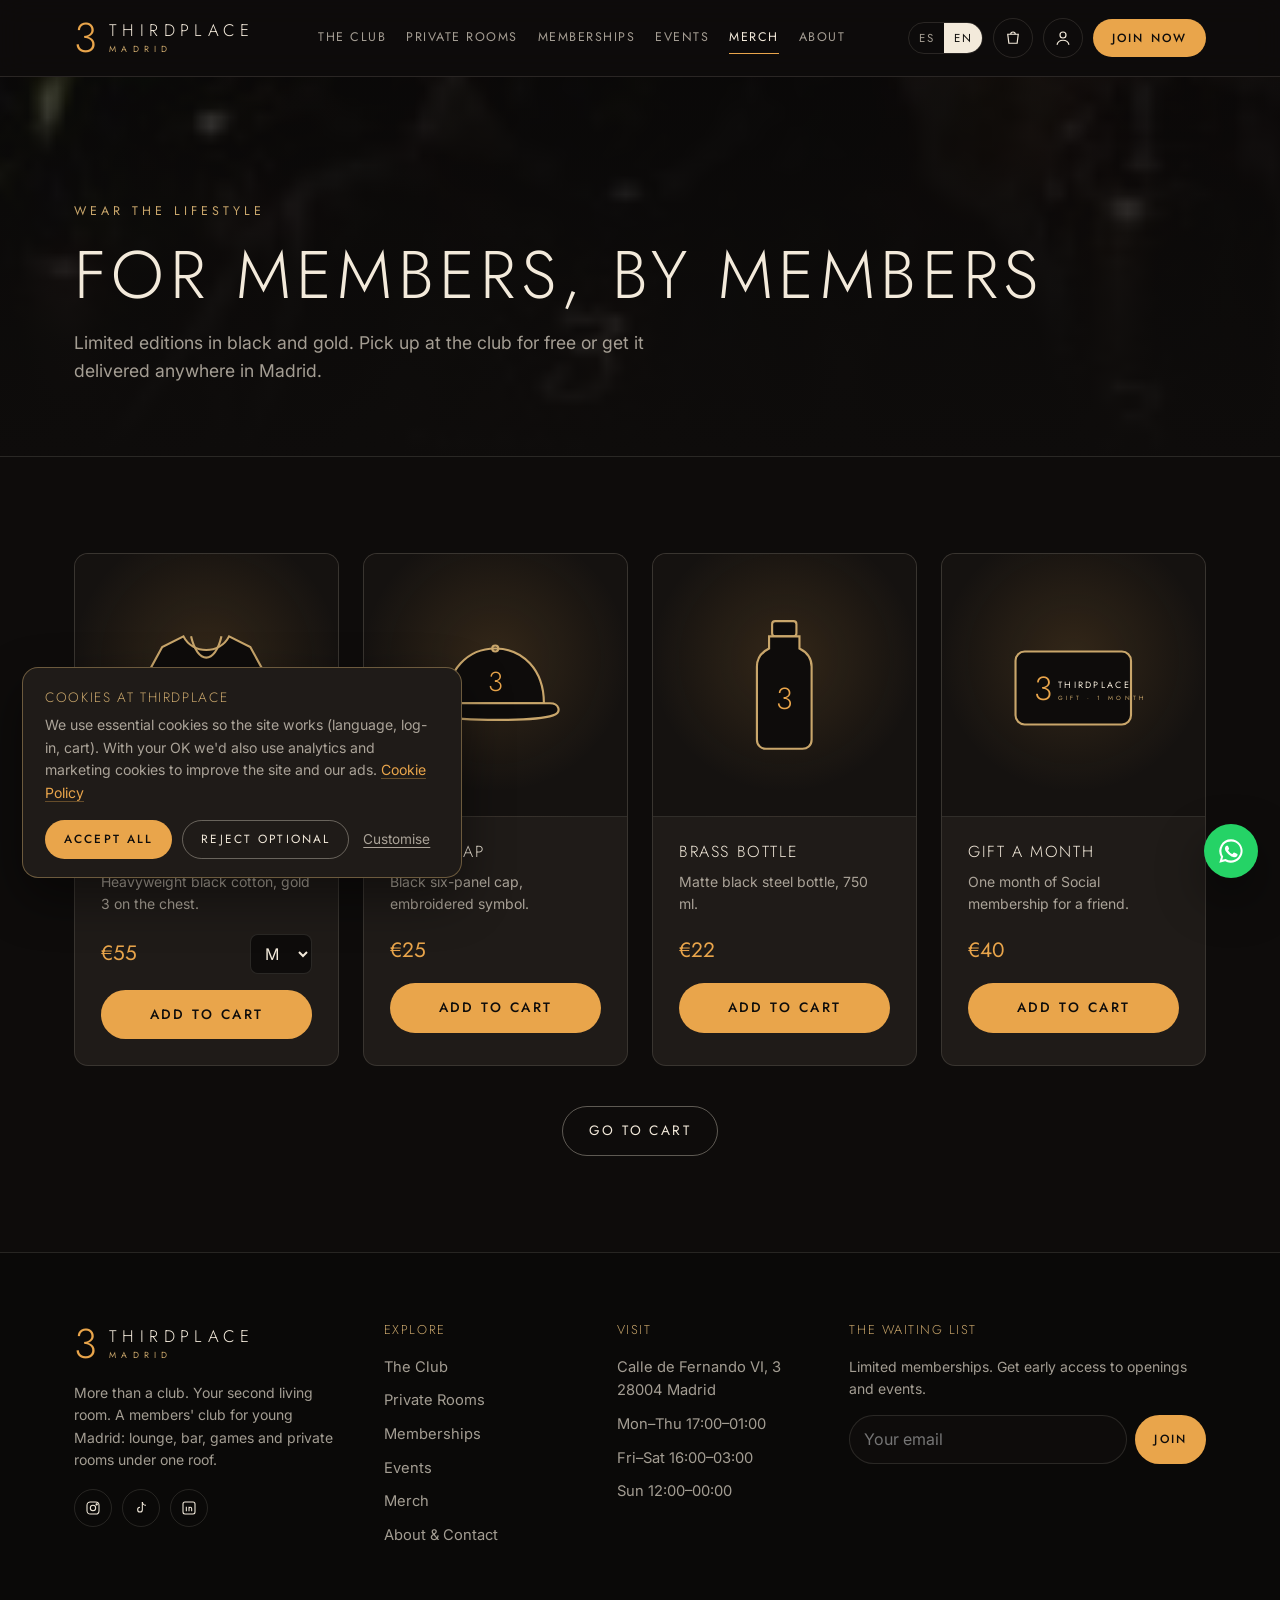
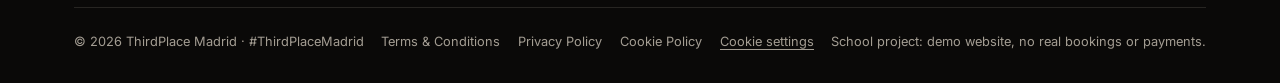
<file: merch.html>
<!doctype html>
<html lang="en">
<head>
<meta charset="utf-8">
<meta name="viewport" content="width=device-width, initial-scale=1">
<title>Merch · ThirdPlace Madrid</title>
<meta name="description" content="Limited ThirdPlace merch: hoodies, caps and bottles in black and gold.">
<link rel="icon" href="assets/img/favicon.svg" type="image/svg+xml">
<link rel="preconnect" href="https://fonts.googleapis.com"><link rel="preconnect" href="https://fonts.gstatic.com" crossorigin>
<link href="https://fonts.googleapis.com/css2?family=Inter:wght@400;500;600;700&family=Jost:wght@200;300;400;500&display=swap" rel="stylesheet">
<link rel="stylesheet" href="assets/css/style.css">
</head>
<body data-title="nav_merch">
<main>
  <section class="page-hero">
    <img class="hero-bg" src="assets/img/merch.jpg" alt="Black ThirdPlace hoodie and cap with the gold 3 logo">
    <div class="container">
      <span class="eyebrow" data-i18n="sh_eye">Wear the lifestyle</span>
      <h1 data-i18n="sh_title">For members, by members</h1>
      <p data-i18n="sh_lead">Limited editions in black and gold. Pick up at the club for free or get it delivered anywhere in Madrid.</p>
    </div>
  </section>
  <section class="section">
    <div class="container">
      <div class="grid g4" id="products"></div>
      <div class="center mt-4"><a href="cart.html" class="btn btn-ghost" data-i18n="sh_go_cart">Go to cart</a></div>
    </div>
  </section>
</main>

<script src="assets/js/i18n.js"></script>
<script src="assets/js/app.js"></script>
<script>
window.pageInit = function () {
  const el = document.getElementById("products");
  el.innerHTML = PRODUCTS.map(p => `
    <div class="card product reveal">
      <div class="art">${ART[p.id]}</div>
      <div class="card-body">
        <h3 style="font-size:1rem">${L(p.name)}</h3>
        <p class="small">${L(p.desc)}</p>
        <div class="row">
          <span class="price">${euro(p.price)}</span>
          ${p.sizes ? `<select aria-label="Size" data-size="${p.id}">${p.sizes.map(s => `<option ${s === "M" ? "selected" : ""}>${s}</option>`).join("")}</select>` : ""}
        </div>
        <button class="btn btn-primary btn-block mt-2" data-add="${p.id}">${t("add_cart", "Add to cart")}</button>
      </div>
    </div>`).join("");
  el.addEventListener("click", e => {
    const b = e.target.closest("[data-add]"); if (!b) return;
    const sel = el.querySelector(`[data-size="${b.dataset.add}"]`);
    Cart.add(b.dataset.add, sel ? sel.value : null);
    const p = PRODUCTS.find(x => x.id === b.dataset.add);
    toast(L(p.name) + " " + t("added", "added to cart"));
  });
};
</script>
</body>
</html>
</file>
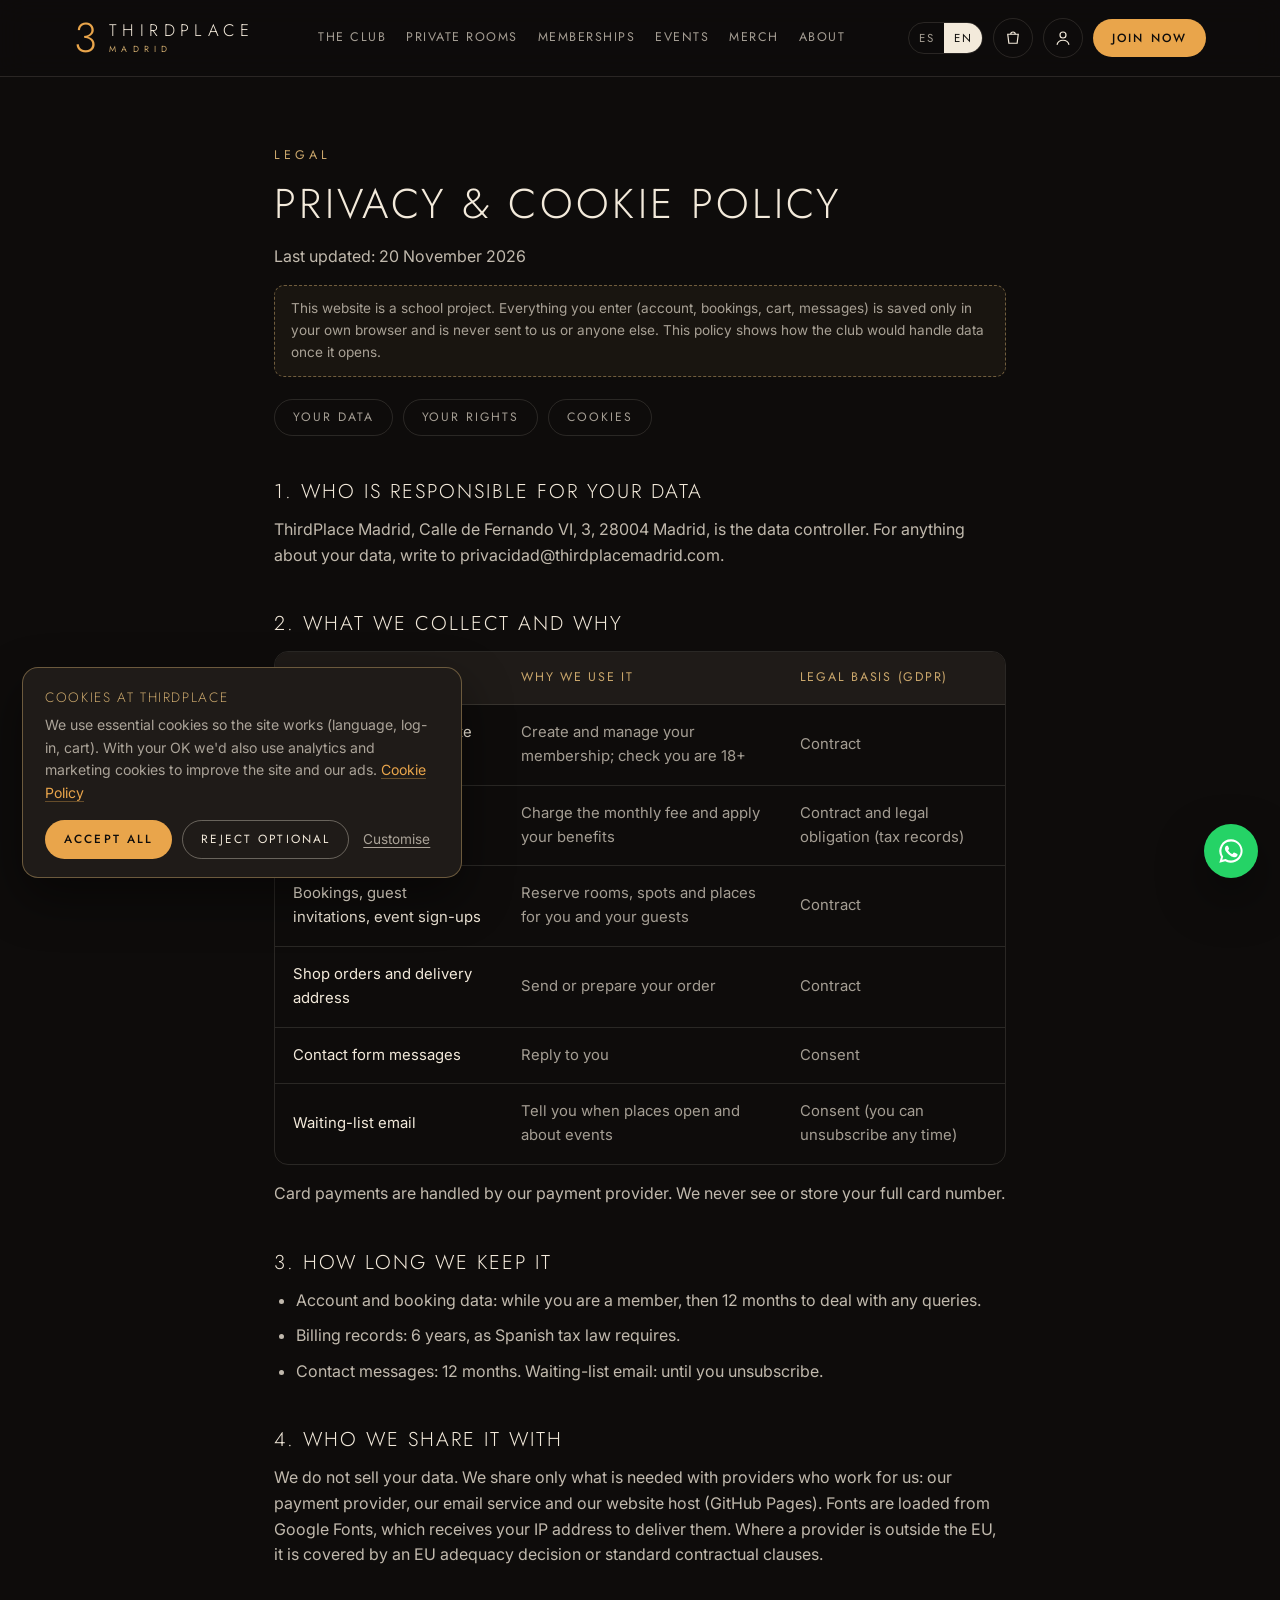
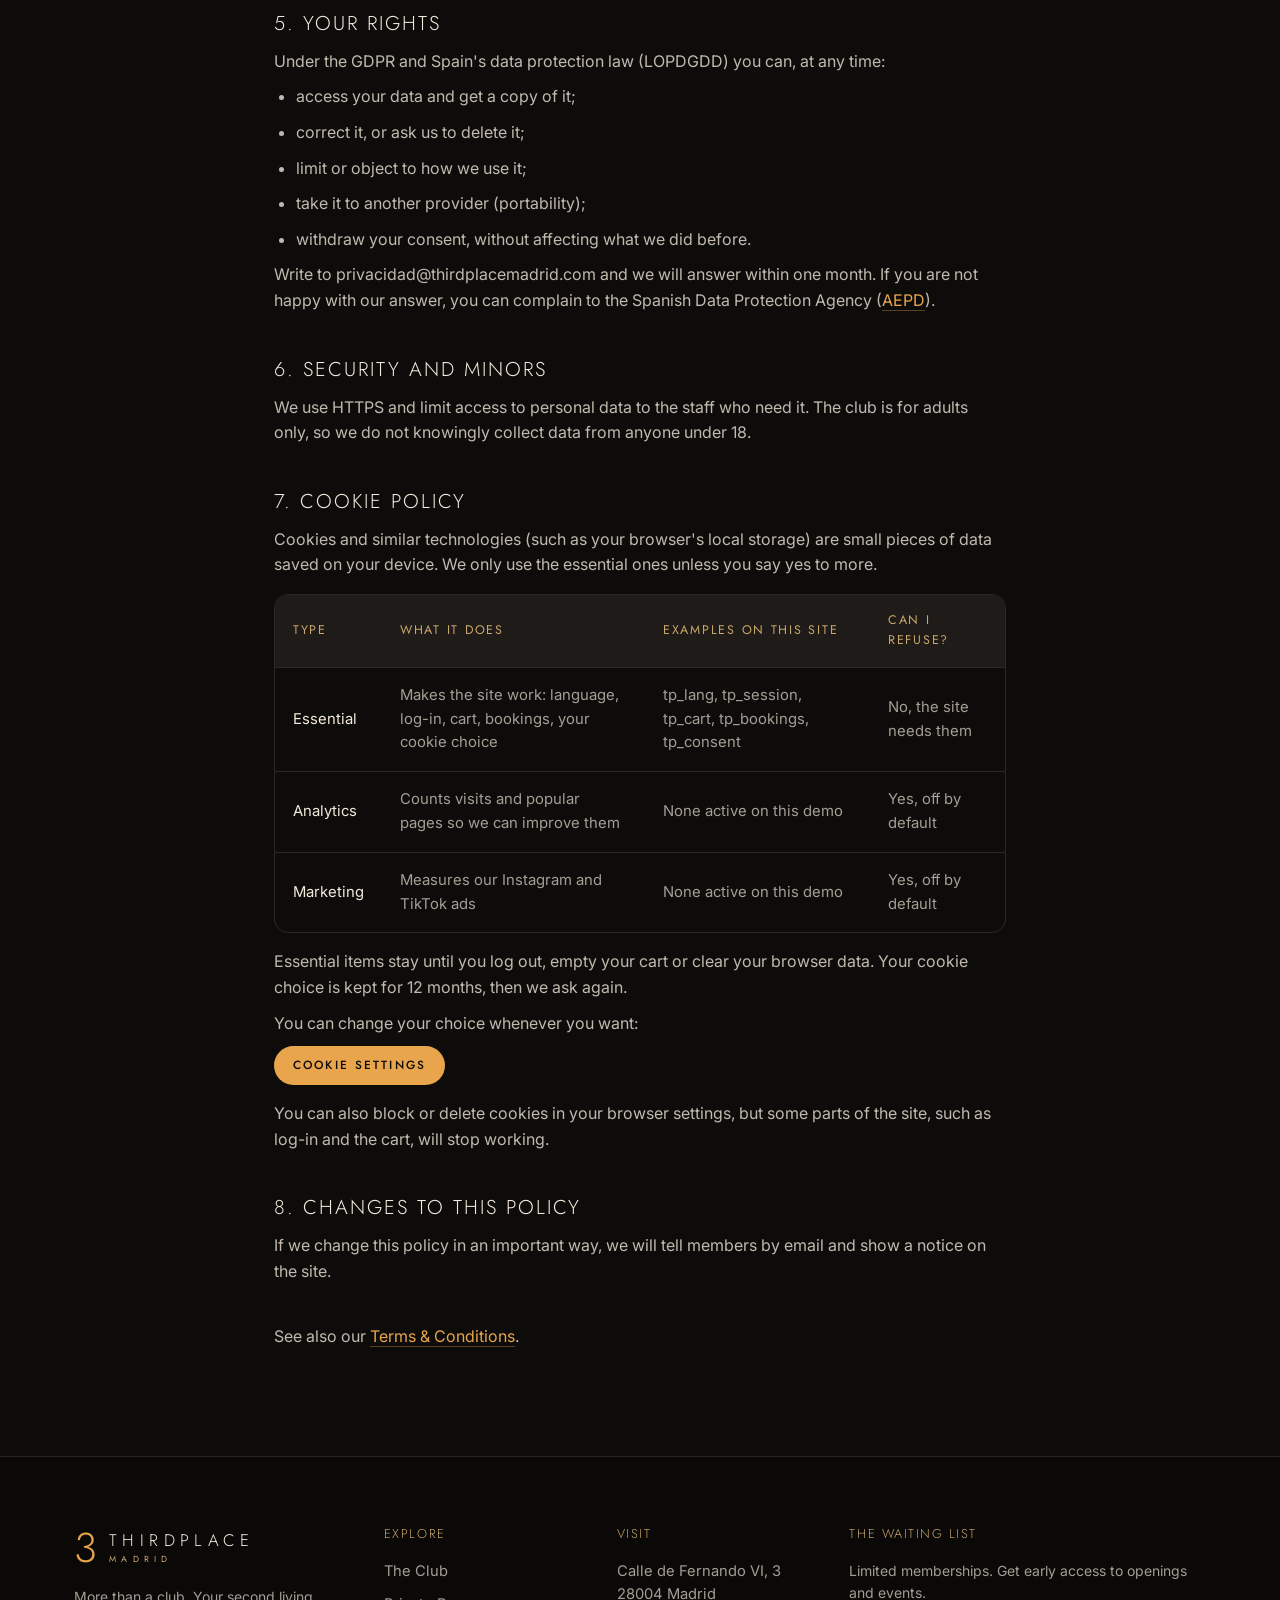
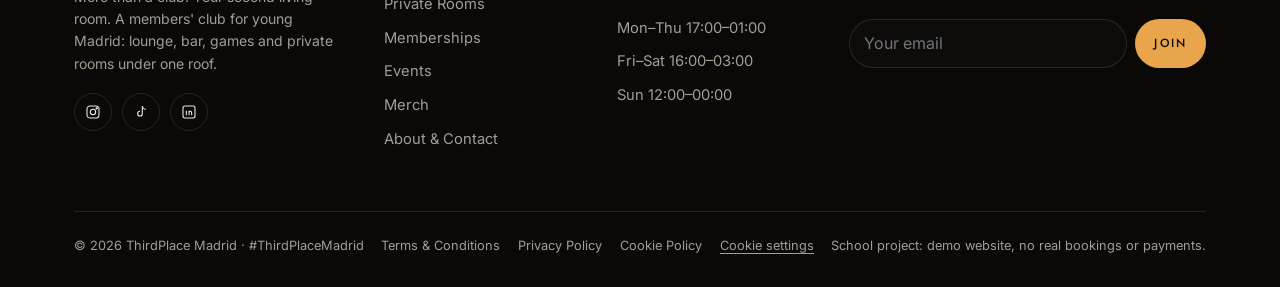
<file: privacy.html>
<!doctype html>
<html lang="en">
<head>
<meta charset="utf-8">
<meta name="viewport" content="width=device-width, initial-scale=1">
<title>Privacy &amp; Cookie Policy · ThirdPlace Madrid</title>
<meta name="description" content="How ThirdPlace Madrid collects, uses and protects your personal data, your rights under the GDPR, and which cookies the website uses.">
<link rel="icon" href="assets/img/favicon.svg" type="image/svg+xml">
<link rel="preconnect" href="https://fonts.googleapis.com"><link rel="preconnect" href="https://fonts.gstatic.com" crossorigin>
<link href="https://fonts.googleapis.com/css2?family=Inter:wght@400;500;600;700&family=Jost:wght@200;300;400;500&display=swap" rel="stylesheet">
<link rel="stylesheet" href="assets/css/style.css">
</head>
<body data-title="privacy">
<main>
  <section class="section" style="padding-top:64px">
    <div class="container legal">

<!-- ==================== ENGLISH ==================== -->
<div data-lang-block="en">
  <span class="eyebrow">Legal</span>
  <h1 style="font-size:clamp(1.8rem,4vw,2.6rem)">Privacy &amp; Cookie Policy</h1>
  <p class="mt-2">Last updated: 20 November 2026</p>
  <div class="notice mt-2">This website is a school project. Everything you enter (account, bookings, cart, messages) is saved only in your own browser and is never sent to us or anyone else. This policy shows how the club would handle data once it opens.</div>
  <div class="legal-toc"><a class="chip" href="#p-data">Your data</a><a class="chip" href="#p-rights">Your rights</a><a class="chip" href="#cookies">Cookies</a></div>

  <h2>1. Who is responsible for your data</h2>
  <p>ThirdPlace Madrid, Calle de Fernando VI, 3, 28004 Madrid, is the data controller. For anything about your data, write to privacidad@thirdplacemadrid.com.</p>

  <h2 id="p-data">2. What we collect and why</h2>
  <div class="table-wrap">
    <table>
      <thead><tr><th>Data</th><th>Why we use it</th><th>Legal basis (GDPR)</th></tr></thead>
      <tbody>
        <tr><td>Name, email, phone, date of birth</td><td>Create and manage your membership; check you are 18+</td><td>Contract</td></tr>
        <tr><td>Membership level and billing history</td><td>Charge the monthly fee and apply your benefits</td><td>Contract and legal obligation (tax records)</td></tr>
        <tr><td>Bookings, guest invitations, event sign-ups</td><td>Reserve rooms, spots and places for you and your guests</td><td>Contract</td></tr>
        <tr><td>Shop orders and delivery address</td><td>Send or prepare your order</td><td>Contract</td></tr>
        <tr><td>Contact form messages</td><td>Reply to you</td><td>Consent</td></tr>
        <tr><td>Waiting-list email</td><td>Tell you when places open and about events</td><td>Consent (you can unsubscribe any time)</td></tr>
      </tbody>
    </table>
  </div>
  <p>Card payments are handled by our payment provider. We never see or store your full card number.</p>

  <h2>3. How long we keep it</h2>
  <ul>
    <li>Account and booking data: while you are a member, then 12 months to deal with any queries.</li>
    <li>Billing records: 6 years, as Spanish tax law requires.</li>
    <li>Contact messages: 12 months. Waiting-list email: until you unsubscribe.</li>
  </ul>

  <h2>4. Who we share it with</h2>
  <p>We do not sell your data. We share only what is needed with providers who work for us: our payment provider, our email service and our website host (GitHub Pages). Fonts are loaded from Google Fonts, which receives your IP address to deliver them. Where a provider is outside the EU, it is covered by an EU adequacy decision or standard contractual clauses.</p>

  <h2 id="p-rights">5. Your rights</h2>
  <p>Under the GDPR and Spain's data protection law (LOPDGDD) you can, at any time:</p>
  <ul>
    <li>access your data and get a copy of it;</li>
    <li>correct it, or ask us to delete it;</li>
    <li>limit or object to how we use it;</li>
    <li>take it to another provider (portability);</li>
    <li>withdraw your consent, without affecting what we did before.</li>
  </ul>
  <p>Write to privacidad@thirdplacemadrid.com and we will answer within one month. If you are not happy with our answer, you can complain to the Spanish Data Protection Agency (<a class="link" href="https://www.aepd.es" target="_blank" rel="noopener">AEPD</a>).</p>

  <h2>6. Security and minors</h2>
  <p>We use HTTPS and limit access to personal data to the staff who need it. The club is for adults only, so we do not knowingly collect data from anyone under 18.</p>

  <h2 id="cookies">7. Cookie Policy</h2>
  <p>Cookies and similar technologies (such as your browser's local storage) are small pieces of data saved on your device. We only use the essential ones unless you say yes to more.</p>
  <div class="table-wrap">
    <table>
      <thead><tr><th>Type</th><th>What it does</th><th>Examples on this site</th><th>Can I refuse?</th></tr></thead>
      <tbody>
        <tr><td>Essential</td><td>Makes the site work: language, log-in, cart, bookings, your cookie choice</td><td>tp_lang, tp_session, tp_cart, tp_bookings, tp_consent</td><td>No, the site needs them</td></tr>
        <tr><td>Analytics</td><td>Counts visits and popular pages so we can improve them</td><td>None active on this demo</td><td>Yes, off by default</td></tr>
        <tr><td>Marketing</td><td>Measures our Instagram and TikTok ads</td><td>None active on this demo</td><td>Yes, off by default</td></tr>
      </tbody>
    </table>
  </div>
  <p>Essential items stay until you log out, empty your cart or clear your browser data. Your cookie choice is kept for 12 months, then we ask again.</p>
  <p>You can change your choice whenever you want:</p>
  <button type="button" class="btn btn-primary btn-sm" onclick="Consent.settings()">Cookie settings</button>
  <p class="mt-2">You can also block or delete cookies in your browser settings, but some parts of the site, such as log-in and the cart, will stop working.</p>

  <h2>8. Changes to this policy</h2>
  <p>If we change this policy in an important way, we will tell members by email and show a notice on the site.</p>
  <p class="mt-4">See also our <a class="link" href="terms.html">Terms &amp; Conditions</a>.</p>
</div>

<!-- ==================== ESPAÑOL ==================== -->
<div data-lang-block="es">
  <span class="eyebrow">Legal</span>
  <h1 style="font-size:clamp(1.8rem,4vw,2.6rem)">Política de privacidad y cookies</h1>
  <p class="mt-2">Última actualización: 20 de noviembre de 2026</p>
  <div class="notice mt-2">Esta web es un proyecto escolar. Todo lo que introduces (cuenta, reservas, carrito, mensajes) se guarda solo en tu navegador y nunca se envía a nosotros ni a nadie. Esta política muestra cómo trataría el club los datos cuando abra.</div>
  <div class="legal-toc"><a class="chip" href="#e-data">Tus datos</a><a class="chip" href="#e-rights">Tus derechos</a><a class="chip" href="#cookies-es">Cookies</a></div>

  <h2>1. Responsable del tratamiento</h2>
  <p>ThirdPlace Madrid, Calle de Fernando VI, 3, 28004 Madrid, es el responsable del tratamiento. Para cualquier tema sobre tus datos, escribe a privacidad@thirdplacemadrid.com.</p>

  <h2 id="e-data">2. Qué datos recogemos y para qué</h2>
  <div class="table-wrap">
    <table>
      <thead><tr><th>Datos</th><th>Para qué los usamos</th><th>Base legal (RGPD)</th></tr></thead>
      <tbody>
        <tr><td>Nombre, email, teléfono, fecha de nacimiento</td><td>Crear y gestionar tu membresía; comprobar que tienes 18 años o más</td><td>Contrato</td></tr>
        <tr><td>Nivel de membresía e historial de cobros</td><td>Cobrar la cuota y aplicar tus ventajas</td><td>Contrato y obligación legal (registros fiscales)</td></tr>
        <tr><td>Reservas, invitaciones y eventos</td><td>Reservar salas, sitios y plazas para ti y tus invitados</td><td>Contrato</td></tr>
        <tr><td>Pedidos y dirección de envío</td><td>Enviar o preparar tu pedido</td><td>Contrato</td></tr>
        <tr><td>Mensajes del formulario de contacto</td><td>Responderte</td><td>Consentimiento</td></tr>
        <tr><td>Email de la lista de espera</td><td>Avisarte de nuevas plazas y eventos</td><td>Consentimiento (puedes darte de baja cuando quieras)</td></tr>
      </tbody>
    </table>
  </div>
  <p>Los pagos con tarjeta los gestiona nuestro proveedor de pagos. Nunca vemos ni guardamos el número completo de tu tarjeta.</p>

  <h2>3. Cuánto tiempo los guardamos</h2>
  <ul>
    <li>Datos de cuenta y reservas: mientras seas socio y 12 meses después para resolver consultas.</li>
    <li>Registros de cobro: 6 años, como exige la ley fiscal española.</li>
    <li>Mensajes de contacto: 12 meses. Email de la lista de espera: hasta que te des de baja.</li>
  </ul>

  <h2>4. Con quién los compartimos</h2>
  <p>No vendemos tus datos. Solo compartimos lo necesario con proveedores que trabajan para nosotros: el proveedor de pagos, el servicio de email y el alojamiento de la web (GitHub Pages). Las fuentes se cargan desde Google Fonts, que recibe tu dirección IP para servirlas. Si un proveedor está fuera de la UE, está cubierto por una decisión de adecuación o por cláusulas contractuales tipo.</p>

  <h2 id="e-rights">5. Tus derechos</h2>
  <p>Según el RGPD y la LOPDGDD puedes, en cualquier momento:</p>
  <ul>
    <li>acceder a tus datos y obtener una copia;</li>
    <li>rectificarlos o pedir que los borremos;</li>
    <li>limitar u oponerte a su uso;</li>
    <li>llevarlos a otro proveedor (portabilidad);</li>
    <li>retirar tu consentimiento, sin que afecte a lo hecho antes.</li>
  </ul>
  <p>Escribe a privacidad@thirdplacemadrid.com y te responderemos en un plazo de un mes. Si no estás conforme, puedes reclamar ante la Agencia Española de Protección de Datos (<a class="link" href="https://www.aepd.es" target="_blank" rel="noopener">AEPD</a>).</p>

  <h2>6. Seguridad y menores</h2>
  <p>Usamos HTTPS y limitamos el acceso a los datos personales al personal que los necesita. El club es solo para mayores de edad, así que no recogemos a sabiendas datos de menores de 18 años.</p>

  <h2 id="cookies-es">7. Política de cookies</h2>
  <p>Las cookies y tecnologías similares (como el almacenamiento local del navegador) son pequeños datos que se guardan en tu dispositivo. Solo usamos las esenciales, salvo que aceptes más.</p>
  <div class="table-wrap">
    <table>
      <thead><tr><th>Tipo</th><th>Para qué sirve</th><th>Ejemplos en esta web</th><th>¿Puedo rechazarlas?</th></tr></thead>
      <tbody>
        <tr><td>Esenciales</td><td>Hacen que la web funcione: idioma, sesión, carrito, reservas y tu elección de cookies</td><td>tp_lang, tp_session, tp_cart, tp_bookings, tp_consent</td><td>No, la web las necesita</td></tr>
        <tr><td>Análisis</td><td>Cuentan visitas y páginas populares para mejorarlas</td><td>Ninguna activa en esta demo</td><td>Sí, desactivadas por defecto</td></tr>
        <tr><td>Marketing</td><td>Miden nuestros anuncios en Instagram y TikTok</td><td>Ninguna activa en esta demo</td><td>Sí, desactivadas por defecto</td></tr>
      </tbody>
    </table>
  </div>
  <p>Las esenciales se mantienen hasta que cierras sesión, vacías el carrito o borras los datos del navegador. Tu elección de cookies se guarda 12 meses; después te volvemos a preguntar.</p>
  <p>Puedes cambiar tu elección cuando quieras:</p>
  <button type="button" class="btn btn-primary btn-sm" onclick="Consent.settings()">Ajustes de cookies</button>
  <p class="mt-2">También puedes bloquear o borrar cookies desde tu navegador, pero algunas partes de la web, como el inicio de sesión y el carrito, dejarán de funcionar.</p>

  <h2>8. Cambios en esta política</h2>
  <p>Si cambiamos esta política de forma importante, avisaremos a los socios por email y lo indicaremos en la web.</p>
  <p class="mt-4">Consulta también nuestros <a class="link" href="terms.html">Términos y condiciones</a>.</p>
</div>

    </div>
  </section>
</main>

<script src="assets/js/i18n.js"></script>
<script src="assets/js/app.js"></script>
<script>
// Footer link "Cookie Policy" points to #cookies; in Spanish the section id is cookies-es.
window.pageInit = function () { if (LANG === "es" && location.hash === "#cookies") setTimeout(() => document.getElementById("cookies-es").scrollIntoView(), 50); };
</script>
</body>
</html>
</file>
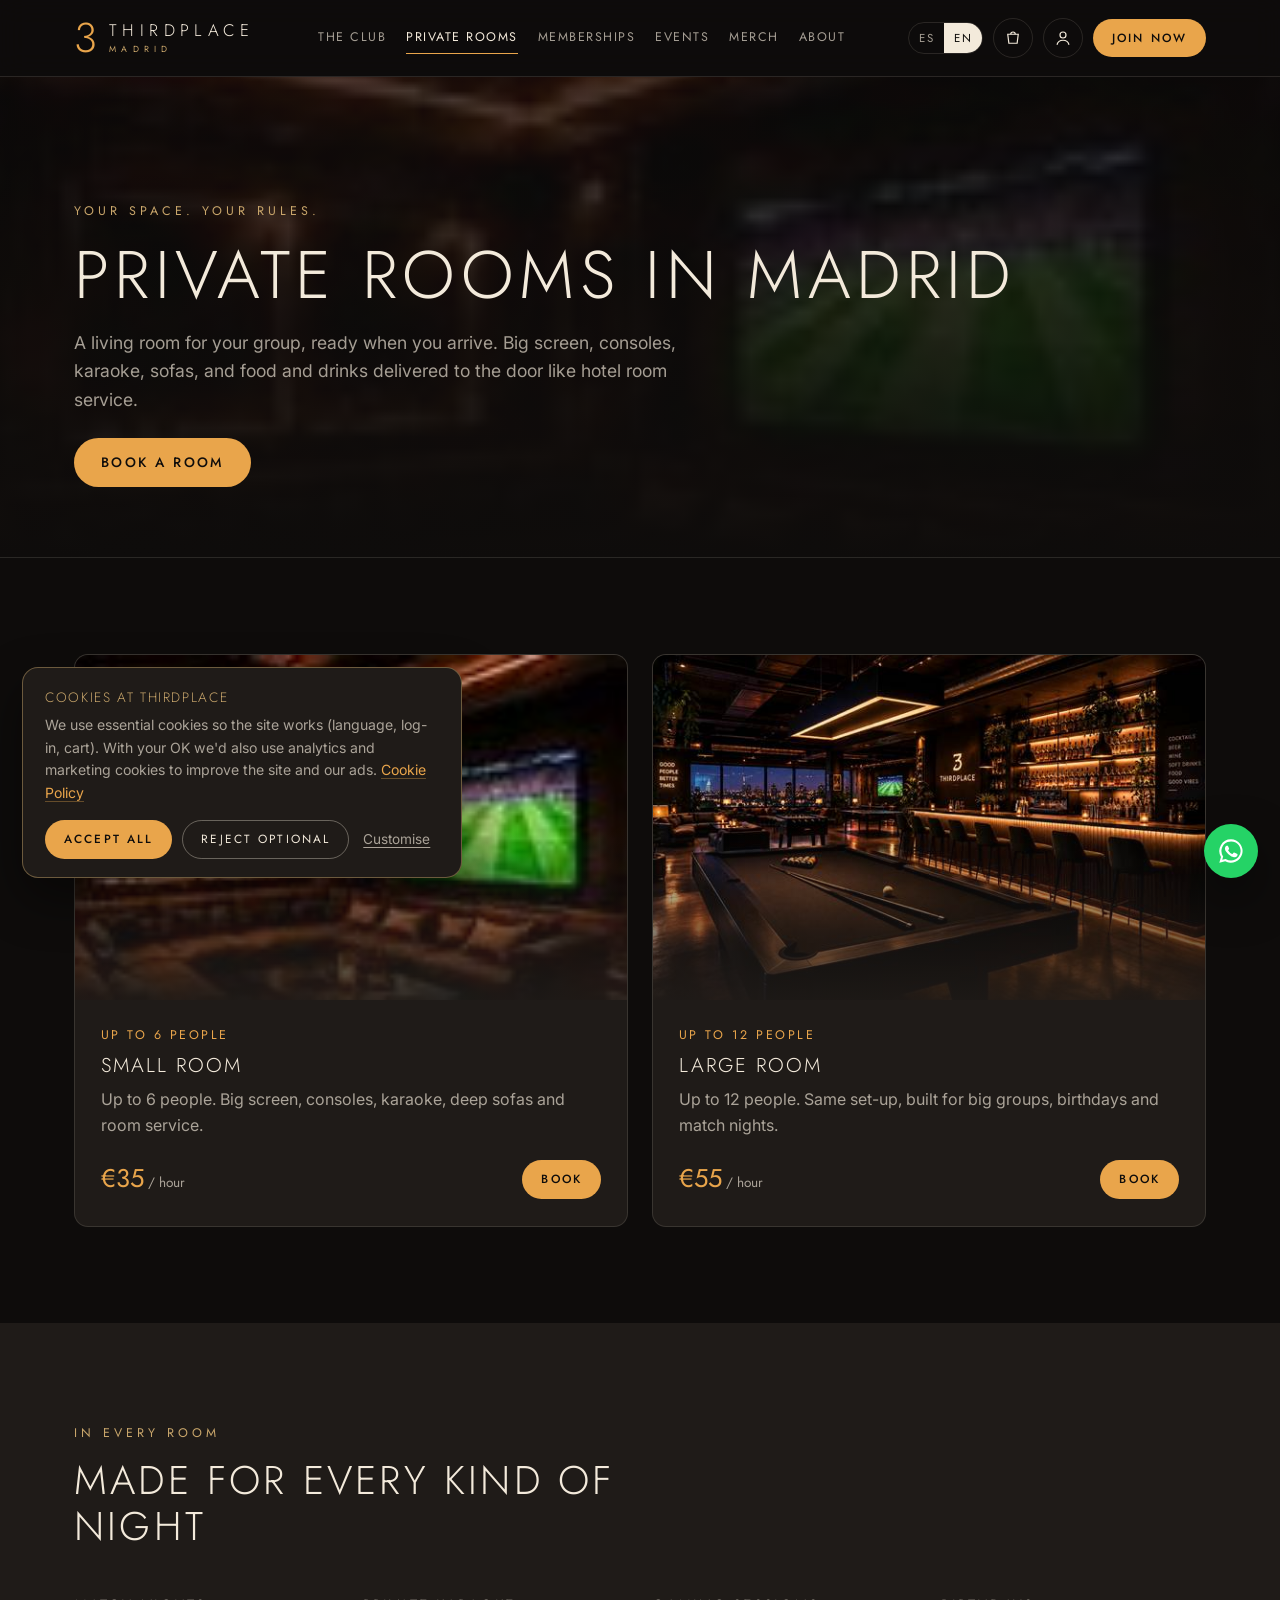
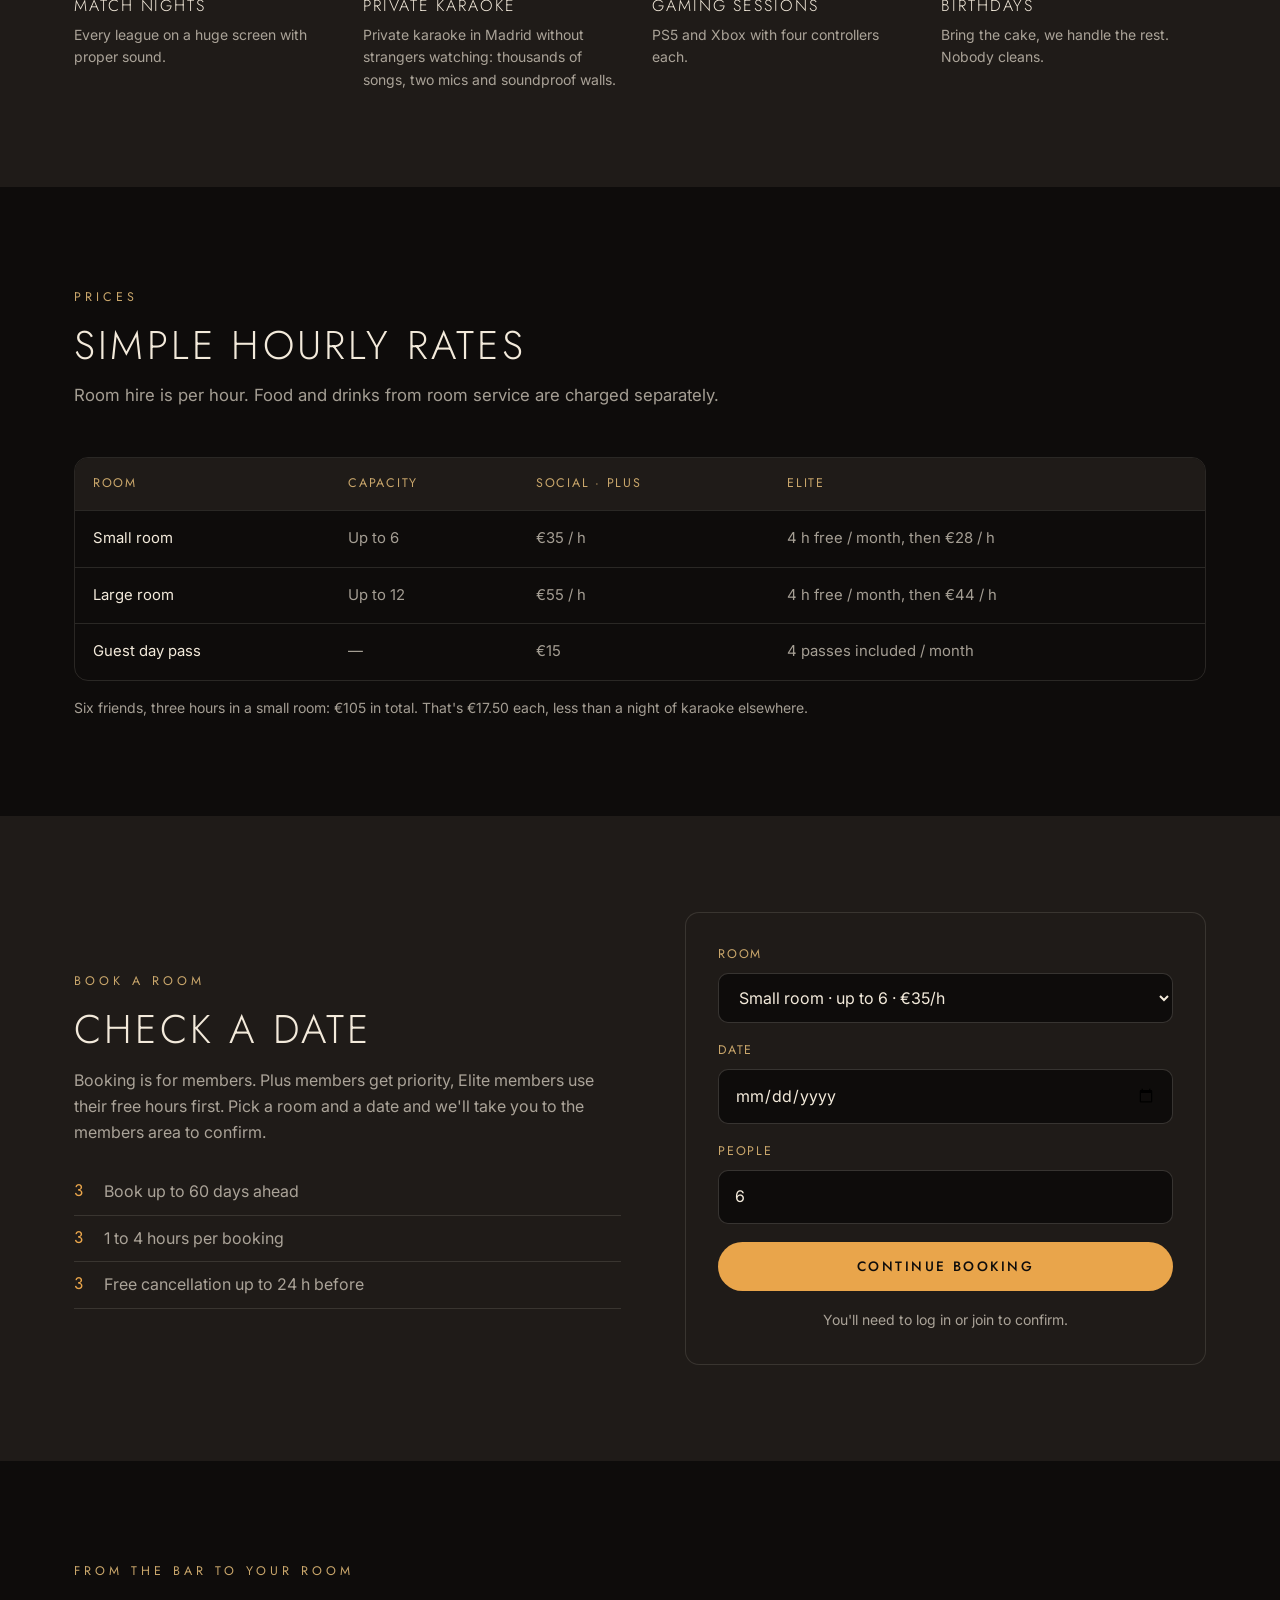
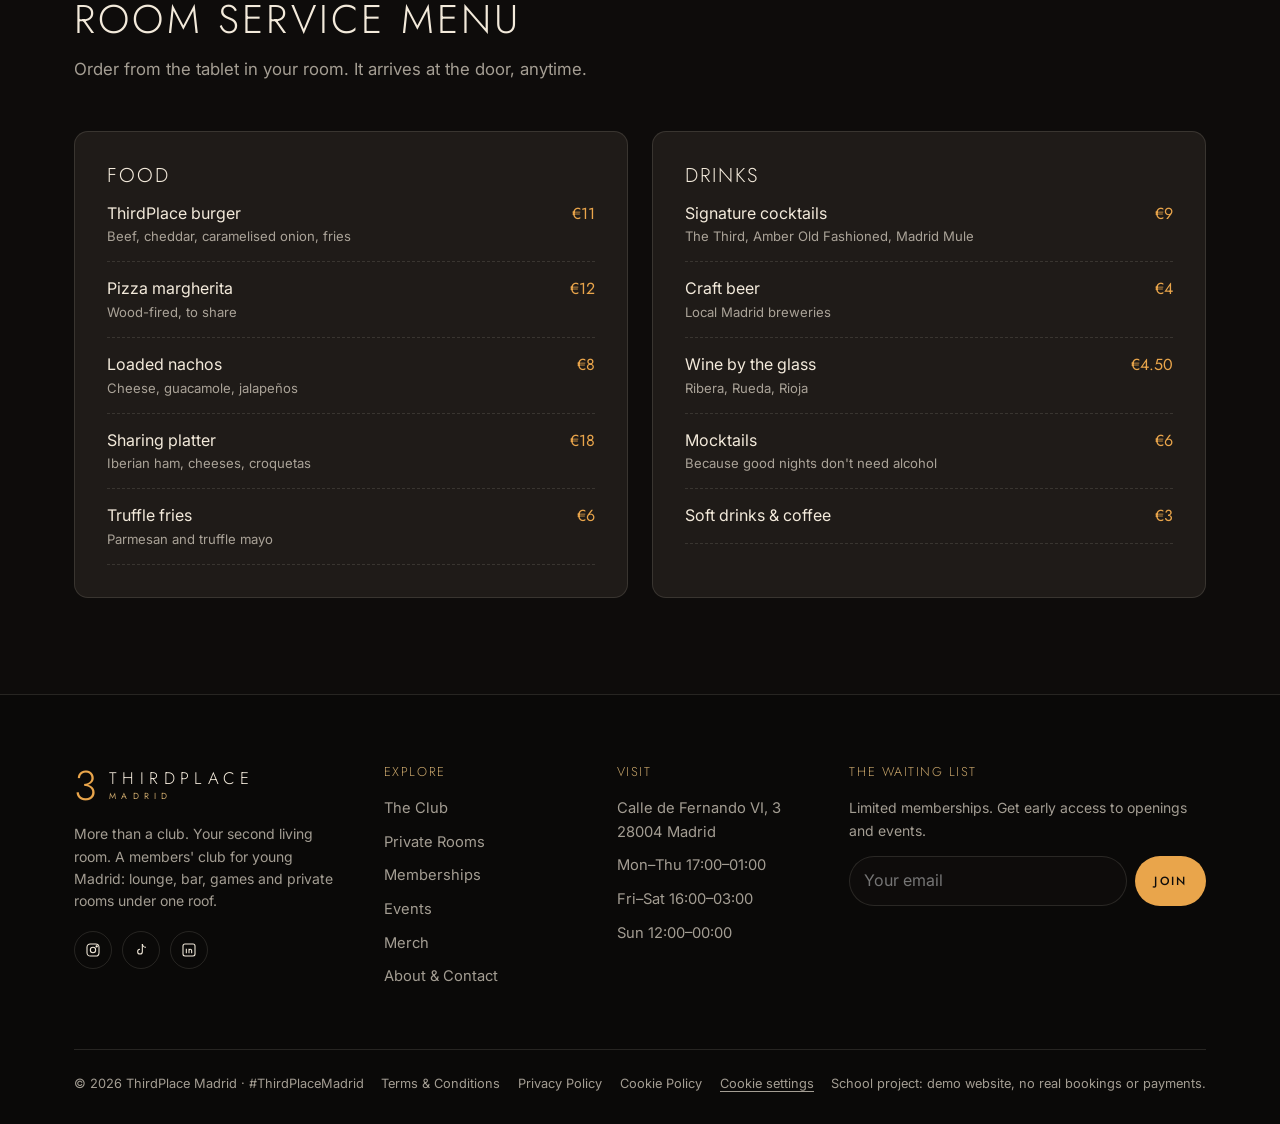
<file: rooms.html>
<!doctype html>
<html lang="en">
<head>
<meta charset="utf-8">
<meta name="viewport" content="width=device-width, initial-scale=1">
<title>Private Rooms in Madrid with Karaoke · ThirdPlace Madrid</title>
<meta name="description" content="Private rooms in Madrid for groups of up to 12: big screen, consoles, karaoke and room service. From €35 per hour for members.">
<link rel="icon" href="assets/img/favicon.svg" type="image/svg+xml">
<link rel="preconnect" href="https://fonts.googleapis.com"><link rel="preconnect" href="https://fonts.gstatic.com" crossorigin>
<link href="https://fonts.googleapis.com/css2?family=Inter:wght@400;500;600;700&family=Jost:wght@200;300;400;500&display=swap" rel="stylesheet">
<link rel="stylesheet" href="assets/css/style.css">
</head>
<body data-title="nav_rooms">
<main>
  <section class="page-hero">
    <img class="hero-bg" src="assets/img/rooms.jpg" alt="Private room with sofas and a big screen showing a football match">
    <div class="container">
      <span class="eyebrow" data-i18n="z_rooms_tag">Your space. Your rules.</span>
      <h1 data-i18n="r_title">Private rooms in Madrid</h1>
      <p data-i18n="r_lead">A living room for your group, ready when you arrive. Big screen, consoles, karaoke, sofas, and food and drinks delivered to the door like hotel room service.</p>
      <div class="btn-row mt-3"><a href="#book" class="btn btn-primary" data-i18n="book_room">Book a room</a></div>
    </div>
  </section>

  <section class="section">
    <div class="container">
      <div class="grid g2" id="room-cards"></div>
    </div>
  </section>

  <section class="section alt">
    <div class="container">
      <div class="section-head reveal">
        <span class="eyebrow" data-i18n="r_inc_eye">In every room</span>
        <h2 data-i18n="r_inc_title">Made for every kind of night</h2>
      </div>
      <div class="grid g4">
        <div class="reveal"><h4 data-i18n="r_i1t">Match nights</h4><p class="small mt-1" data-i18n="r_i1">Every league on a huge screen with proper sound.</p></div>
        <div class="reveal"><h4 data-i18n="r_i2t">Private karaoke</h4><p class="small mt-1" data-i18n="r_i2">Private karaoke in Madrid without strangers watching: thousands of songs, two mics and soundproof walls.</p></div>
        <div class="reveal"><h4 data-i18n="r_i3t">Gaming sessions</h4><p class="small mt-1" data-i18n="r_i3">PS5 and Xbox with four controllers each.</p></div>
        <div class="reveal"><h4 data-i18n="r_i4t">Birthdays</h4><p class="small mt-1" data-i18n="r_i4">Bring the cake, we handle the rest. Nobody cleans.</p></div>
      </div>
    </div>
  </section>

  <section class="section">
    <div class="container">
      <div class="section-head reveal">
        <span class="eyebrow" data-i18n="r_p_eye">Prices</span>
        <h2 data-i18n="r_p_title">Simple hourly rates</h2>
        <p data-i18n="r_p_text">Room hire is per hour. Food and drinks from room service are charged separately.</p>
      </div>
      <div class="table-wrap reveal">
        <table>
          <thead><tr><th data-i18n="r_th1">Room</th><th data-i18n="r_th2">Capacity</th><th>Social · Plus</th><th>Elite</th></tr></thead>
          <tbody>
            <tr><td data-i18n="r_small">Small room</td><td data-i18n="r_cap6">Up to 6</td><td>€35 / h</td><td data-i18n="r_el_s">4 h free / month, then €28 / h</td></tr>
            <tr><td data-i18n="r_large">Large room</td><td data-i18n="r_cap12">Up to 12</td><td>€55 / h</td><td data-i18n="r_el_l">4 h free / month, then €44 / h</td></tr>
            <tr><td data-i18n="r_guest">Guest day pass</td><td>—</td><td>€15</td><td data-i18n="r_el_g">4 passes included / month</td></tr>
          </tbody>
        </table>
      </div>
      <p class="small mt-2" data-i18n="r_compare">Six friends, three hours in a small room: €105 in total. That's €17.50 each, less than a night of karaoke elsewhere.</p>
    </div>
  </section>

  <section class="section alt" id="book">
    <div class="container split">
      <div class="reveal">
        <span class="eyebrow" data-i18n="r_b_eye">Book a room</span>
        <h2 data-i18n="r_b_title">Check a date</h2>
        <p class="mt-2" data-i18n="r_b_text">Booking is for members. Plus members get priority, Elite members use their free hours first. Pick a room and a date and we'll take you to the members area to confirm.</p>
        <ul class="check-list mt-3">
          <li data-i18n="r_b_1">Book up to 60 days ahead</li>
          <li data-i18n="r_b_2">1 to 4 hours per booking</li>
          <li data-i18n="r_b_3">Free cancellation up to 24 h before</li>
        </ul>
      </div>
      <form class="panel form reveal" id="quick-book" novalidate>
        <div class="field"><label data-i18n="r_th1">Room</label>
          <select name="room"><option value="small" data-i18n="r_small_opt">Small room · up to 6 · €35/h</option><option value="large" data-i18n="r_large_opt">Large room · up to 12 · €55/h</option></select></div>
        <div class="field"><label data-i18n="date">Date</label><input type="date" name="date" data-rule="req future"><div class="err" data-i18n="err_date">Choose today or a future date</div></div>
        <div class="field"><label data-i18n="people">People</label><input type="number" name="people" min="1" max="12" value="6"></div>
        <button class="btn btn-primary btn-block" data-i18n="r_b_btn">Continue booking</button>
        <p class="small center" id="qb-note"></p>
      </form>
    </div>
  </section>

  <section class="section" id="service">
    <div class="container">
      <div class="section-head reveal">
        <span class="eyebrow" data-i18n="r_s_eye">From the bar to your room</span>
        <h2 data-i18n="r_s_title">Room service menu</h2>
        <p data-i18n="r_s_text">Order from the tablet in your room. It arrives at the door, anytime.</p>
      </div>
      <div class="grid g2">
        <div class="panel reveal"><h3 data-i18n="c_food">Food</h3><div id="rs-food"></div></div>
        <div class="panel reveal"><h3 data-i18n="c_drinks">Drinks</h3><div id="rs-drinks"></div></div>
      </div>
    </div>
  </section>
</main>

<script src="assets/js/i18n.js"></script>
<script src="assets/js/app.js"></script>
<script>
window.pageInit = function () {
  document.getElementById("room-cards").innerHTML = Object.entries(ROOMS).map(([k, r]) => `
    <div class="card reveal">
      <div class="card-img"><img src="${r.img}" alt="${L(r.alt)}" loading="lazy"></div>
      <div class="card-body">
        <span class="tagline">${t("up_to", "Up to")} ${r.cap} ${t("people_l", "people")}</span>
        <h3>${L(r.name)}</h3>
        <p>${L(r.desc)}</p>
        <div class="row" style="display:flex;justify-content:space-between;align-items:center;margin-top:20px;gap:12px;flex-wrap:wrap">
          <span style="font-family:var(--head);font-size:1.6rem;color:var(--amber)">€${r.rate}<small style="font-size:.85rem;color:var(--muted)"> / ${t("hour", "hour")}</small></span>
          <button class="btn btn-primary btn-sm" data-book="${k}">${t("book", "Book")}</button>
        </div>
      </div>
    </div>`).join("");
  document.getElementById("rs-food").innerHTML = menuList(MENU.food);
  document.getElementById("rs-drinks").innerHTML = menuList(MENU.drinks);

  const form = document.getElementById("quick-book");
  form.date.min = todayISO();
  const me = Auth.current();
  document.getElementById("qb-note").textContent = me
    ? t("r_logged", "Logged in as") + " " + me.name + " (" + TIERS[me.tier].name + ")"
    : t("r_notlogged", "You'll need to log in or join to confirm.");

  document.querySelectorAll("[data-book]").forEach(b => b.addEventListener("click", () => {
    form.room.value = b.dataset.book; document.getElementById("book").scrollIntoView({ behavior: "smooth" });
    setTimeout(() => form.date.focus(), 500);
  }));
  form.addEventListener("submit", e => {
    e.preventDefault();
    if (!validate(form)) return;
    const q = `tab=book&room=${form.room.value}&date=${form.date.value}`;
    if (!Auth.current()) { store.set("pendingBooking", q); membersOnlyModal(); return; }
    location.href = "account.html?" + q;
  });
};
</script>
</body>
</html>
</file>
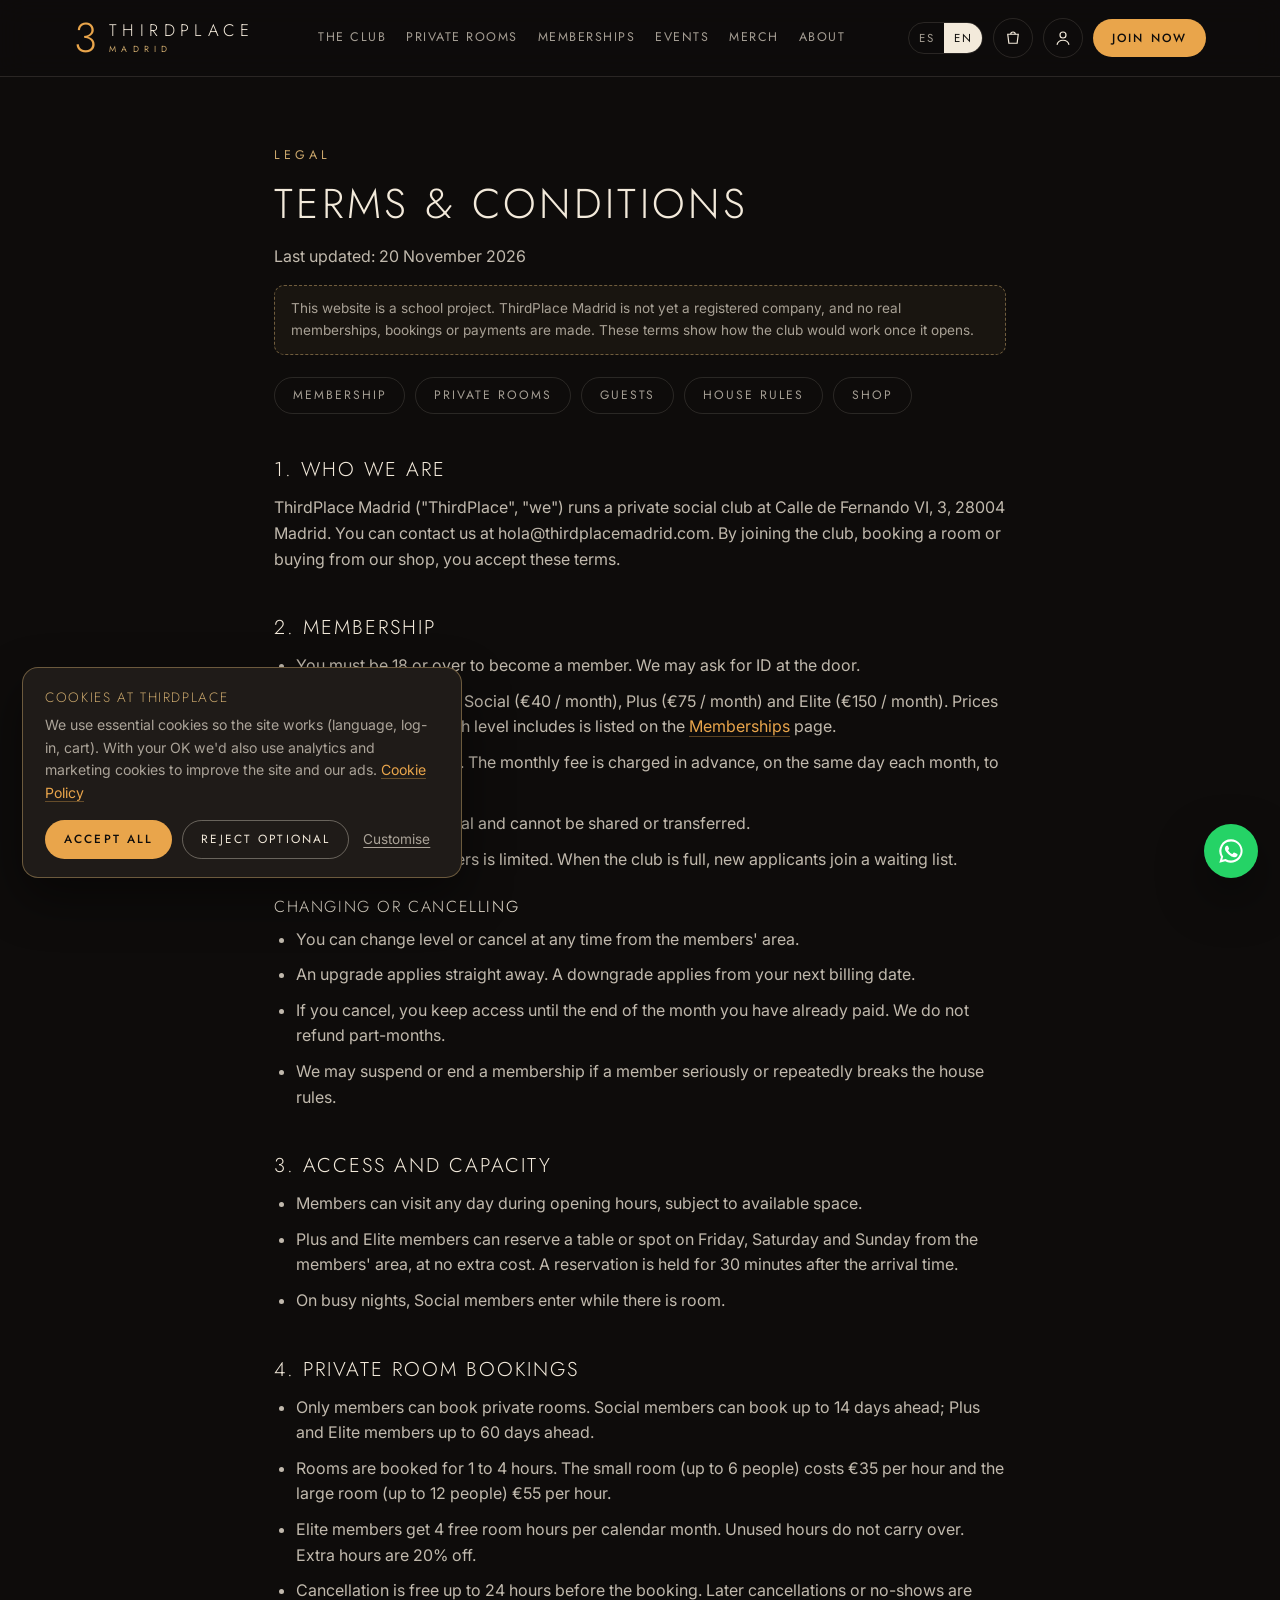
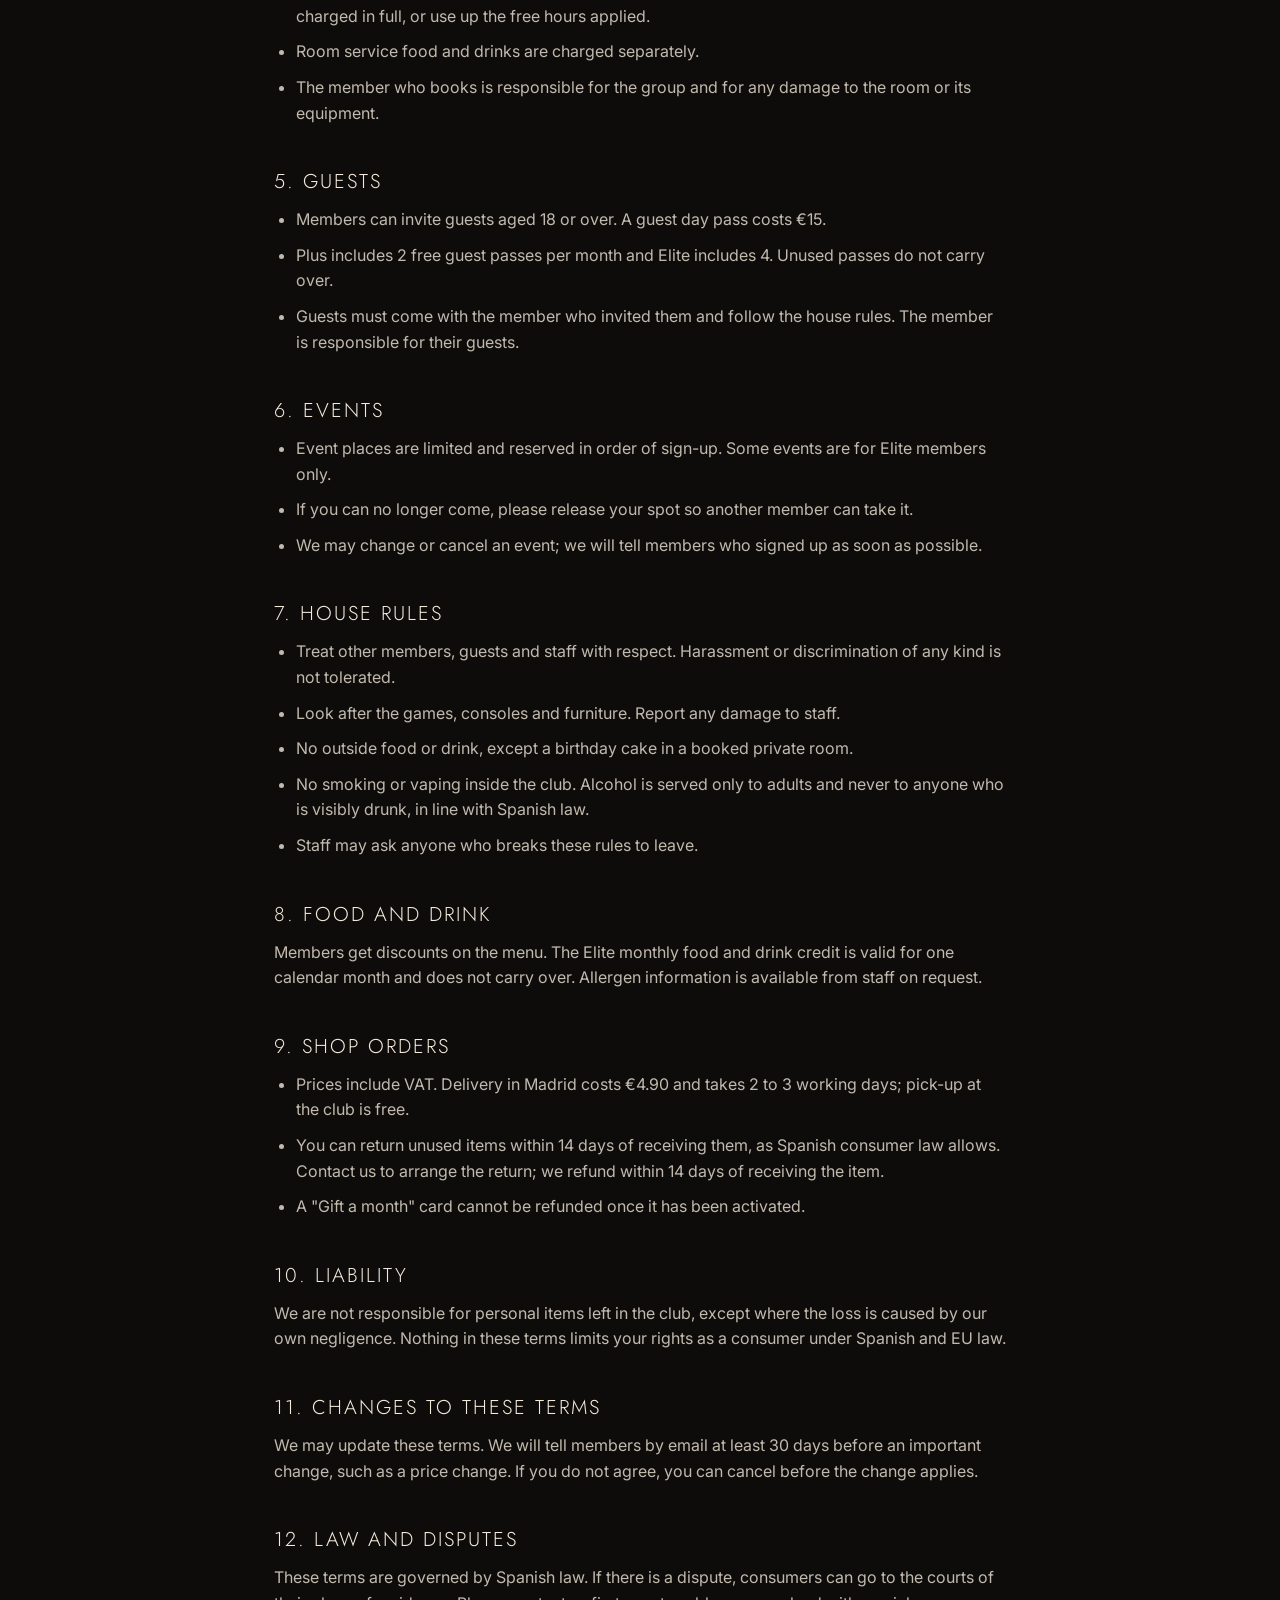
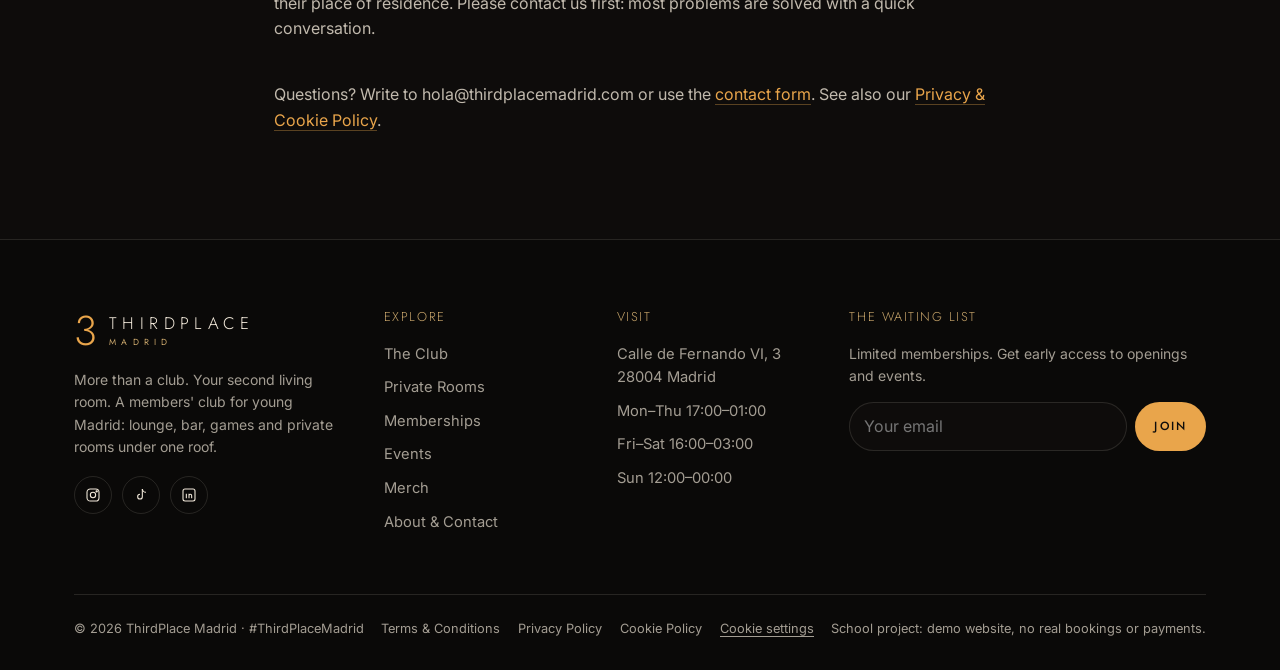
<file: terms.html>
<!doctype html>
<html lang="en">
<head>
<meta charset="utf-8">
<meta name="viewport" content="width=device-width, initial-scale=1">
<title>Terms &amp; Conditions · ThirdPlace Madrid</title>
<meta name="description" content="Membership terms, club rules, private room bookings, guests, events and shop conditions of ThirdPlace Madrid.">
<link rel="icon" href="assets/img/favicon.svg" type="image/svg+xml">
<link rel="preconnect" href="https://fonts.googleapis.com"><link rel="preconnect" href="https://fonts.gstatic.com" crossorigin>
<link href="https://fonts.googleapis.com/css2?family=Inter:wght@400;500;600;700&family=Jost:wght@200;300;400;500&display=swap" rel="stylesheet">
<link rel="stylesheet" href="assets/css/style.css">
</head>
<body data-title="terms">
<main>
  <section class="section" style="padding-top:64px">
    <div class="container legal">

<!-- ==================== ENGLISH ==================== -->
<div data-lang-block="en">
  <span class="eyebrow">Legal</span>
  <h1 style="font-size:clamp(1.8rem,4vw,2.6rem)">Terms &amp; Conditions</h1>
  <p class="mt-2">Last updated: 20 November 2026</p>
  <div class="notice mt-2">This website is a school project. ThirdPlace Madrid is not yet a registered company, and no real memberships, bookings or payments are made. These terms show how the club would work once it opens.</div>
  <div class="legal-toc">
    <a class="chip" href="#t-membership">Membership</a><a class="chip" href="#t-rooms">Private rooms</a><a class="chip" href="#t-guests">Guests</a><a class="chip" href="#t-rules">House rules</a><a class="chip" href="#t-shop">Shop</a>
  </div>

  <h2>1. Who we are</h2>
  <p>ThirdPlace Madrid ("ThirdPlace", "we") runs a private social club at Calle de Fernando VI, 3, 28004 Madrid. You can contact us at hola@thirdplacemadrid.com. By joining the club, booking a room or buying from our shop, you accept these terms.</p>

  <h2 id="t-membership">2. Membership</h2>
  <ul>
    <li>You must be 18 or over to become a member. We may ask for ID at the door.</li>
    <li>There are three levels: Social (€40 / month), Plus (€75 / month) and Elite (€150 / month). Prices include VAT. What each level includes is listed on the <a class="link" href="memberships.html">Memberships</a> page.</li>
    <li>There is no joining fee. The monthly fee is charged in advance, on the same day each month, to the card you register.</li>
    <li>Membership is personal and cannot be shared or transferred.</li>
    <li>The number of members is limited. When the club is full, new applicants join a waiting list.</li>
  </ul>
  <h3>Changing or cancelling</h3>
  <ul>
    <li>You can change level or cancel at any time from the members' area.</li>
    <li>An upgrade applies straight away. A downgrade applies from your next billing date.</li>
    <li>If you cancel, you keep access until the end of the month you have already paid. We do not refund part-months.</li>
    <li>We may suspend or end a membership if a member seriously or repeatedly breaks the house rules.</li>
  </ul>

  <h2>3. Access and capacity</h2>
  <ul>
    <li>Members can visit any day during opening hours, subject to available space.</li>
    <li>Plus and Elite members can reserve a table or spot on Friday, Saturday and Sunday from the members' area, at no extra cost. A reservation is held for 30 minutes after the arrival time.</li>
    <li>On busy nights, Social members enter while there is room.</li>
  </ul>

  <h2 id="t-rooms">4. Private room bookings</h2>
  <ul>
    <li>Only members can book private rooms. Social members can book up to 14 days ahead; Plus and Elite members up to 60 days ahead.</li>
    <li>Rooms are booked for 1 to 4 hours. The small room (up to 6 people) costs €35 per hour and the large room (up to 12 people) €55 per hour.</li>
    <li>Elite members get 4 free room hours per calendar month. Unused hours do not carry over. Extra hours are 20% off.</li>
    <li>Cancellation is free up to 24 hours before the booking. Later cancellations or no-shows are charged in full, or use up the free hours applied.</li>
    <li>Room service food and drinks are charged separately.</li>
    <li>The member who books is responsible for the group and for any damage to the room or its equipment.</li>
  </ul>

  <h2 id="t-guests">5. Guests</h2>
  <ul>
    <li>Members can invite guests aged 18 or over. A guest day pass costs €15.</li>
    <li>Plus includes 2 free guest passes per month and Elite includes 4. Unused passes do not carry over.</li>
    <li>Guests must come with the member who invited them and follow the house rules. The member is responsible for their guests.</li>
  </ul>

  <h2>6. Events</h2>
  <ul>
    <li>Event places are limited and reserved in order of sign-up. Some events are for Elite members only.</li>
    <li>If you can no longer come, please release your spot so another member can take it.</li>
    <li>We may change or cancel an event; we will tell members who signed up as soon as possible.</li>
  </ul>

  <h2 id="t-rules">7. House rules</h2>
  <ul>
    <li>Treat other members, guests and staff with respect. Harassment or discrimination of any kind is not tolerated.</li>
    <li>Look after the games, consoles and furniture. Report any damage to staff.</li>
    <li>No outside food or drink, except a birthday cake in a booked private room.</li>
    <li>No smoking or vaping inside the club. Alcohol is served only to adults and never to anyone who is visibly drunk, in line with Spanish law.</li>
    <li>Staff may ask anyone who breaks these rules to leave.</li>
  </ul>

  <h2>8. Food and drink</h2>
  <p>Members get discounts on the menu. The Elite monthly food and drink credit is valid for one calendar month and does not carry over. Allergen information is available from staff on request.</p>

  <h2 id="t-shop">9. Shop orders</h2>
  <ul>
    <li>Prices include VAT. Delivery in Madrid costs €4.90 and takes 2 to 3 working days; pick-up at the club is free.</li>
    <li>You can return unused items within 14 days of receiving them, as Spanish consumer law allows. Contact us to arrange the return; we refund within 14 days of receiving the item.</li>
    <li>A "Gift a month" card cannot be refunded once it has been activated.</li>
  </ul>

  <h2>10. Liability</h2>
  <p>We are not responsible for personal items left in the club, except where the loss is caused by our own negligence. Nothing in these terms limits your rights as a consumer under Spanish and EU law.</p>

  <h2>11. Changes to these terms</h2>
  <p>We may update these terms. We will tell members by email at least 30 days before an important change, such as a price change. If you do not agree, you can cancel before the change applies.</p>

  <h2>12. Law and disputes</h2>
  <p>These terms are governed by Spanish law. If there is a dispute, consumers can go to the courts of their place of residence. Please contact us first: most problems are solved with a quick conversation.</p>

  <p class="mt-4">Questions? Write to hola@thirdplacemadrid.com or use the <a class="link" href="about.html#contact">contact form</a>. See also our <a class="link" href="privacy.html">Privacy &amp; Cookie Policy</a>.</p>
</div>

<!-- ==================== ESPAÑOL ==================== -->
<div data-lang-block="es">
  <span class="eyebrow">Legal</span>
  <h1 style="font-size:clamp(1.8rem,4vw,2.6rem)">Términos y condiciones</h1>
  <p class="mt-2">Última actualización: 20 de noviembre de 2026</p>
  <div class="notice mt-2">Esta web es un proyecto escolar. ThirdPlace Madrid aún no es una empresa registrada y no se realizan membresías, reservas ni pagos reales. Estas condiciones muestran cómo funcionaría el club cuando abra.</div>
  <div class="legal-toc">
    <a class="chip" href="#e-membership">Membresía</a><a class="chip" href="#e-rooms">Salas privadas</a><a class="chip" href="#e-guests">Invitados</a><a class="chip" href="#e-rules">Normas</a><a class="chip" href="#e-shop">Tienda</a>
  </div>

  <h2>1. Quiénes somos</h2>
  <p>ThirdPlace Madrid («ThirdPlace», «nosotros») gestiona un club social privado en la Calle de Fernando VI, 3, 28004 Madrid. Puedes escribirnos a hola@thirdplacemadrid.com. Al hacerte socio, reservar una sala o comprar en nuestra tienda, aceptas estas condiciones.</p>

  <h2 id="e-membership">2. Membresía</h2>
  <ul>
    <li>Debes tener 18 años o más para ser socio. Podemos pedirte el DNI en la puerta.</li>
    <li>Hay tres niveles: Social (40 €/mes), Plus (75 €/mes) y Elite (150 €/mes). Los precios incluyen IVA. Lo que incluye cada nivel aparece en la página de <a class="link" href="memberships.html">Membresías</a>.</li>
    <li>No hay cuota de entrada. La cuota mensual se cobra por adelantado, el mismo día de cada mes, en la tarjeta que registres.</li>
    <li>La membresía es personal y no se puede compartir ni transferir.</li>
    <li>El número de socios es limitado. Cuando el club está completo, las nuevas solicitudes pasan a una lista de espera.</li>
  </ul>
  <h3>Cambios y cancelación</h3>
  <ul>
    <li>Puedes cambiar de nivel o cancelar en cualquier momento desde el área de socios.</li>
    <li>Las subidas de nivel se aplican al momento. Las bajadas, desde tu siguiente fecha de cobro.</li>
    <li>Si cancelas, mantienes el acceso hasta el final del mes ya pagado. No devolvemos partes de un mes.</li>
    <li>Podemos suspender o finalizar una membresía si un socio incumple las normas de forma grave o repetida.</li>
  </ul>

  <h2>3. Acceso y aforo</h2>
  <ul>
    <li>Los socios pueden venir cualquier día en horario de apertura, según el espacio disponible.</li>
    <li>Los socios Plus y Elite pueden reservar mesa o sitio el viernes, sábado y domingo desde el área de socios, sin coste extra. La reserva se mantiene 30 minutos después de la hora de llegada.</li>
    <li>En las noches de más afluencia, los socios Social entran mientras haya sitio.</li>
  </ul>

  <h2 id="e-rooms">4. Reservas de salas privadas</h2>
  <ul>
    <li>Solo los socios pueden reservar salas privadas. Los socios Social pueden reservar con hasta 14 días de antelación; Plus y Elite, con hasta 60 días.</li>
    <li>Las salas se reservan de 1 a 4 horas. La sala pequeña (hasta 6 personas) cuesta 35 € por hora y la grande (hasta 12 personas), 55 € por hora.</li>
    <li>Los socios Elite tienen 4 horas de sala gratis por mes natural. Las horas no usadas no se acumulan. Las horas extra tienen un 20% de descuento.</li>
    <li>La cancelación es gratuita hasta 24 horas antes. Las cancelaciones posteriores o las ausencias se cobran completas o consumen las horas gratis aplicadas.</li>
    <li>La comida y bebida del servicio a sala se cobra aparte.</li>
    <li>El socio que reserva es responsable del grupo y de cualquier daño en la sala o el equipo.</li>
  </ul>

  <h2 id="e-guests">5. Invitados</h2>
  <ul>
    <li>Los socios pueden traer invitados mayores de 18 años. El pase de día cuesta 15 €.</li>
    <li>Plus incluye 2 pases gratis al mes y Elite, 4. Los pases no usados no se acumulan.</li>
    <li>Los invitados deben venir con el socio que los invita y cumplir las normas. El socio es responsable de sus invitados.</li>
  </ul>

  <h2>6. Eventos</h2>
  <ul>
    <li>Las plazas son limitadas y se asignan por orden de inscripción. Algunos eventos son solo para socios Elite.</li>
    <li>Si no puedes venir, libera tu plaza para que otro socio la aproveche.</li>
    <li>Podemos cambiar o cancelar un evento; avisaremos cuanto antes a los inscritos.</li>
  </ul>

  <h2 id="e-rules">7. Normas del club</h2>
  <ul>
    <li>Trata con respeto a socios, invitados y personal. No se tolera el acoso ni ninguna forma de discriminación.</li>
    <li>Cuida los juegos, las consolas y el mobiliario. Avisa al personal de cualquier daño.</li>
    <li>No se permite traer comida ni bebida de fuera, salvo una tarta de cumpleaños en una sala privada reservada.</li>
    <li>No se permite fumar ni vapear dentro del club. El alcohol solo se sirve a mayores de edad y nunca a personas visiblemente ebrias, según la ley española.</li>
    <li>El personal puede pedir que abandone el club a quien incumpla estas normas.</li>
  </ul>

  <h2>8. Comida y bebida</h2>
  <p>Los socios tienen descuentos en la carta. El crédito mensual Elite en comida y bebida es válido durante un mes natural y no se acumula. La información sobre alérgenos está disponible a petición.</p>

  <h2 id="e-shop">9. Pedidos de la tienda</h2>
  <ul>
    <li>Los precios incluyen IVA. El envío en Madrid cuesta 4,90 € y tarda de 2 a 3 días laborables; la recogida en el club es gratuita.</li>
    <li>Puedes devolver artículos sin usar en un plazo de 14 días desde que los recibes, como permite la ley española de consumidores. Escríbenos para organizar la devolución; reembolsamos en 14 días desde que recibimos el artículo.</li>
    <li>La tarjeta «Regala un mes» no se reembolsa una vez activada.</li>
  </ul>

  <h2>10. Responsabilidad</h2>
  <p>No nos hacemos responsables de objetos personales olvidados en el club, salvo que la pérdida se deba a nuestra negligencia. Nada en estas condiciones limita tus derechos como consumidor según la ley española y europea.</p>

  <h2>11. Cambios en estas condiciones</h2>
  <p>Podemos actualizar estas condiciones. Avisaremos a los socios por email al menos 30 días antes de un cambio importante, como una subida de precio. Si no estás de acuerdo, puedes cancelar antes de que se aplique.</p>

  <h2>12. Ley aplicable y conflictos</h2>
  <p>Estas condiciones se rigen por la ley española. En caso de conflicto, los consumidores pueden acudir a los tribunales de su domicilio. Escríbenos primero: la mayoría de problemas se resuelven hablando.</p>

  <p class="mt-4">¿Dudas? Escribe a hola@thirdplacemadrid.com o usa el <a class="link" href="about.html#contact">formulario de contacto</a>. Consulta también nuestra <a class="link" href="privacy.html">Política de privacidad y cookies</a>.</p>
</div>

    </div>
  </section>
</main>

<script src="assets/js/i18n.js"></script>
<script src="assets/js/app.js"></script>
</body>
</html>
</file>
<file: assets/css/style.css>
/* ThirdPlace Madrid — brand stylesheet
   Palette & type from the visual identity (Submission 2, section 4) */
:root {
  --night: #0E0C0B;
  --charcoal: #1F1B18;
  --charcoal-2: #2a2521;
  --line: rgba(243, 234, 219, .12);
  --amber: #E9A54B;
  --amber-hover: #f2b86a;
  --brass: #C9A66B;
  --cream: #F3EADB;
  --muted: rgba(243, 234, 219, .66);
  --violet: #7C4DFF;
  --ok: #7bc47f;
  --err: #e5766b;
  --radius: 14px;
  --shadow: 0 20px 50px rgba(0, 0, 0, .45);
  --head: "Jost", system-ui, sans-serif;
  --body: "Inter", system-ui, sans-serif;
  --max: 1180px;
}

* { box-sizing: border-box; margin: 0; padding: 0; }
html { scroll-behavior: smooth; }
[id] { scroll-margin-top: 96px; }
body {
  background: var(--night);
  color: var(--cream);
  font-family: var(--body);
  font-size: 16px;
  line-height: 1.6;
  -webkit-font-smoothing: antialiased;
  overflow-x: hidden;
}
img { max-width: 100%; display: block; }
a { color: inherit; text-decoration: none; }
button, input, select, textarea { font: inherit; color: inherit; }
ul { list-style: none; }

h1, h2, h3, h4 {
  font-family: var(--head);
  font-weight: 300;
  letter-spacing: .08em;
  text-transform: uppercase;
  line-height: 1.15;
}
h1 { font-size: clamp(2.1rem, 5.5vw, 4.2rem); }
h2 { font-size: clamp(1.6rem, 3.4vw, 2.5rem); }
h3 { font-size: 1.25rem; letter-spacing: .1em; }
h4 { font-size: 1rem; letter-spacing: .12em; }
p { color: var(--muted); }
strong { color: var(--cream); font-weight: 600; }

.container { width: 100%; max-width: var(--max); margin: 0 auto; padding: 0 24px; }
.section { padding: 96px 0; }
.section.tight { padding: 64px 0; }
.section.alt { background: var(--charcoal); }
.eyebrow {
  display: inline-block;
  font-family: var(--head);
  font-size: .78rem;
  letter-spacing: .32em;
  text-transform: uppercase;
  color: var(--brass);
  margin-bottom: 14px;
}
.section-head { max-width: 680px; margin-bottom: 48px; }
.section-head.center { margin-left: auto; margin-right: auto; text-align: center; }
.section-head p { margin-top: 14px; font-size: 1.05rem; }
.amber { color: var(--amber); }
.small { font-size: .875rem; }
.center { text-align: center; }
.mt-1 { margin-top: 8px; } .mt-2 { margin-top: 16px; } .mt-3 { margin-top: 24px; } .mt-4 { margin-top: 40px; }

/* ---------- Buttons ---------- */
.btn {
  display: inline-flex; align-items: center; justify-content: center; gap: 8px;
  padding: 13px 26px;
  border-radius: 999px;
  border: 1px solid transparent;
  font-family: var(--head);
  font-size: .85rem;
  letter-spacing: .18em;
  text-transform: uppercase;
  cursor: pointer;
  transition: background .2s, color .2s, border-color .2s, transform .15s;
  white-space: nowrap;
}
.btn:active { transform: translateY(1px); }
.btn-primary { background: var(--amber); color: var(--night); font-weight: 500; }
.btn-primary:hover { background: var(--amber-hover); }
.btn-ghost { border-color: rgba(243, 234, 219, .35); color: var(--cream); background: transparent; }
.btn-ghost:hover { border-color: var(--amber); color: var(--amber); }
.btn-violet { background: var(--violet); color: #fff; }
.btn-violet:hover { background: #9370ff; }
.btn-sm { padding: 9px 18px; font-size: .74rem; }
.btn-block { width: 100%; }
.btn[disabled] { opacity: .45; cursor: not-allowed; }
.link { color: var(--amber); border-bottom: 1px solid rgba(233, 165, 75, .35); }
.link:hover { border-color: var(--amber); }
.btn-row { display: flex; gap: 14px; flex-wrap: wrap; }

/* ---------- Logo ---------- */
.logo { display: inline-flex; align-items: center; gap: 12px; }
.logo-3 {
  font-family: var(--head); font-weight: 300;
  font-size: 2.6rem; line-height: 1; color: var(--amber);
}
.logo-word { display: flex; flex-direction: column; line-height: 1; }
.logo-word b { font-family: var(--head); font-weight: 300; font-size: 1.05rem; letter-spacing: .32em; color: var(--cream); }
.logo-word small { font-family: var(--head); font-size: .55rem; letter-spacing: .6em; color: var(--brass); margin-top: 6px; }

/* ---------- Header ---------- */
.site-header {
  position: sticky; top: 0; z-index: 50;
  background: rgba(14, 12, 11, .82);
  backdrop-filter: blur(14px);
  -webkit-backdrop-filter: blur(14px);
  border-bottom: 1px solid var(--line);
}
.nav { display: grid; grid-template-columns: auto 1fr auto; align-items: center; height: 76px; gap: 28px; }
.nav > .logo { flex-shrink: 0; }
.nav-links { display: flex; justify-content: center; align-items: center; gap: 20px; min-width: 0; }
.nav-links a {
  font-family: var(--head); font-size: .78rem; letter-spacing: .12em; text-transform: uppercase; white-space: nowrap;
  color: var(--muted); padding: 6px 0; border-bottom: 1px solid transparent; transition: color .2s;
}
.nav-links a:hover, .nav-links a.active { color: var(--cream); border-bottom-color: var(--amber); }
.nav-actions { display: flex; align-items: center; justify-content: flex-end; gap: 10px; }
.nav-actions > * { flex-shrink: 0; }
.lang-switch { display: flex; border: 1px solid var(--line); border-radius: 999px; overflow: hidden; }
.lang-switch button {
  background: none; border: 0; padding: 6px 10px; font-size: .72rem; letter-spacing: .12em;
  color: var(--muted); cursor: pointer; font-family: var(--head);
}
.lang-switch button.on { background: var(--cream); color: var(--night); }
.icon-btn {
  position: relative; background: none; border: 1px solid var(--line); border-radius: 50%;
  width: 40px; height: 40px; display: grid; place-items: center; cursor: pointer; color: var(--cream);
}
.icon-btn:hover { border-color: var(--amber); }
.icon-btn svg { width: 18px; height: 18px; }
.cart-count {
  position: absolute; top: -4px; right: -4px; min-width: 18px; height: 18px; border-radius: 9px;
  background: var(--amber); color: var(--night); font-size: .68rem; font-weight: 700;
  display: none; place-items: center; padding: 0 4px;
}
.cart-count.show { display: grid; }
.burger { display: none; }

.mobile-menu {
  display: none; position: fixed; inset: 76px 0 0 0; background: var(--night); z-index: 49;
  padding: 32px 24px; flex-direction: column; gap: 6px; overflow-y: auto;
}
.mobile-menu.open { display: flex; }
.mobile-menu a {
  font-family: var(--head); font-size: 1.3rem; letter-spacing: .14em; text-transform: uppercase;
  padding: 14px 0; border-bottom: 1px solid var(--line);
}
.mobile-menu .btn { margin-top: 20px; }

/* ---------- Hero ---------- */
.hero {
  position: relative; min-height: calc(100vh - 76px); display: flex; align-items: flex-end;
  padding: 80px 0 90px; overflow: hidden;
}
.hero-bg { position: absolute; inset: 0; width: 100%; height: 100%; object-fit: cover; object-position: center; transform: scale(1.04); }
.split-img img, .card-img img { width: 100%; height: 100%; object-fit: cover; display: block; }
.hero::after {
  content: ""; position: absolute; inset: 0;
  background: linear-gradient(180deg, rgba(14,12,11,.35) 0%, rgba(14,12,11,.55) 45%, var(--night) 100%),
              radial-gradient(ellipse at 20% 80%, rgba(233,165,75,.18), transparent 60%);
}
.hero .container { position: relative; z-index: 2; }
.hero h1 { max-width: 900px; }
.hero h1 span { display: block; color: var(--amber); }
.hero p.lead { font-size: 1.15rem; max-width: 560px; margin: 22px 0 34px; color: rgba(243,234,219,.82); }
.hero-meta { display: flex; gap: 34px; margin-top: 54px; flex-wrap: wrap; }
.hero-meta div { border-left: 1px solid var(--brass); padding-left: 14px; }
.hero-meta b { display: block; font-family: var(--head); font-weight: 300; font-size: 1.6rem; color: var(--cream); }
.hero-meta span { font-size: .8rem; color: var(--muted); letter-spacing: .06em; }

.page-hero {
  position: relative; padding: 120px 0 70px; overflow: hidden; border-bottom: 1px solid var(--line);
}
.page-hero .hero-bg { opacity: .45; }
.page-hero::after {
  content: ""; position: absolute; inset: 0;
  background: linear-gradient(180deg, rgba(14,12,11,.4), var(--night));
}
.page-hero .container { position: relative; z-index: 2; }
.page-hero p { max-width: 620px; margin-top: 16px; font-size: 1.1rem; }

/* ---------- Grids & cards ---------- */
.grid { display: grid; gap: 24px; }
.g2 { grid-template-columns: repeat(2, 1fr); }
.g3 { grid-template-columns: repeat(3, 1fr); }
.g4 { grid-template-columns: repeat(4, 1fr); }
.card {
  background: var(--charcoal); border: 1px solid var(--line); border-radius: var(--radius);
  overflow: hidden; transition: border-color .25s, transform .25s;
}
.card:hover { border-color: rgba(201,166,107,.45); }
.card-body { padding: 26px; }
.card-body h3 { margin-bottom: 10px; }
.card-img { aspect-ratio: 16/10; background-size: cover; background-position: center; position: relative; }
.card-img::after { content: ""; position: absolute; inset: 0; background: linear-gradient(180deg, transparent 50%, rgba(31,27,24,.9)); }
.tagline { font-family: var(--head); font-size: .78rem; letter-spacing: .2em; text-transform: uppercase; color: var(--amber); margin-bottom: 8px; display: block; }

.zone-card { display: block; }
.zone-card:hover { transform: translateY(-4px); }
.zone-card.gaming:hover { border-color: var(--violet); }
.zone-card.gaming .tagline { color: #a58bff; }

.split { display: grid; grid-template-columns: 1.05fr 1fr; gap: 64px; align-items: center; }
.split.rev > :first-child { order: 2; }
.split-img { border-radius: var(--radius); overflow: hidden; box-shadow: var(--shadow); aspect-ratio: 4/3; background-size: cover; background-position: center; }
.check-list li { padding: 10px 0 10px 30px; position: relative; border-bottom: 1px solid var(--line); color: var(--muted); }
.check-list li::before { content: "3"; position: absolute; left: 0; top: 8px; font-family: var(--head); color: var(--amber); font-size: 1.05rem; }

/* ---------- Tiers ---------- */
.tiers { display: grid; grid-template-columns: repeat(3, 1fr); gap: 24px; align-items: stretch; }
.tier {
  background: var(--charcoal); border: 1px solid var(--line); border-radius: var(--radius);
  padding: 34px 28px; display: flex; flex-direction: column; position: relative;
}
.tier.featured { border-color: var(--amber); box-shadow: 0 0 0 1px var(--amber), var(--shadow); }
.tier .badge { position: absolute; top: -12px; left: 28px; }
.tier h3 { color: var(--brass); }
.tier .price { font-family: var(--head); font-weight: 300; font-size: 3rem; margin: 14px 0 4px; color: var(--cream); }
.tier .price small { font-size: .95rem; color: var(--muted); letter-spacing: .05em; }
.tier .who { font-size: .9rem; margin-bottom: 20px; min-height: 44px; }
.tier ul { flex: 1; margin-bottom: 26px; }
.tier li { padding: 9px 0 9px 26px; position: relative; font-size: .93rem; color: var(--muted); border-top: 1px solid var(--line); }
.tier li::before { content: ""; position: absolute; left: 4px; top: 17px; width: 8px; height: 8px; border-radius: 50%; background: var(--amber); }
.badge {
  display: inline-block; padding: 4px 12px; border-radius: 999px; font-size: .7rem; letter-spacing: .14em;
  text-transform: uppercase; background: var(--amber); color: var(--night); font-weight: 600; font-family: var(--head);
}
.badge.ghost { background: transparent; color: var(--brass); border: 1px solid var(--brass); }
.badge.violet { background: var(--violet); color: #fff; }
.badge.ok { background: rgba(123,196,127,.15); color: var(--ok); }
.badge.muted { background: rgba(243,234,219,.08); color: var(--muted); }

/* ---------- Tables ---------- */
.table-wrap { overflow-x: auto; border: 1px solid var(--line); border-radius: var(--radius); }
table { width: 100%; border-collapse: collapse; min-width: 560px; }
th, td { padding: 16px 18px; text-align: left; border-bottom: 1px solid var(--line); font-size: .93rem; }
th { font-family: var(--head); font-weight: 400; letter-spacing: .14em; text-transform: uppercase; font-size: .78rem; color: var(--brass); background: var(--charcoal); }
td { color: var(--muted); }
td:first-child { color: var(--cream); }
tr:last-child td { border-bottom: 0; }
.yes { color: var(--amber); font-weight: 600; }

/* ---------- Menu ---------- */
.menu-list li { display: flex; justify-content: space-between; gap: 16px; padding: 14px 0; border-bottom: 1px dashed var(--line); }
.menu-list li span:first-child { color: var(--cream); }
.menu-list li em { display: block; font-style: normal; font-size: .82rem; color: var(--muted); }
.menu-list .p { font-family: var(--head); color: var(--amber); white-space: nowrap; }

/* ---------- Gaming accent (violet only here) ---------- */
.gaming-band {
  background: radial-gradient(ellipse at 80% 20%, rgba(124,77,255,.28), transparent 55%), var(--night);
  border-top: 1px solid rgba(124,77,255,.35); border-bottom: 1px solid rgba(124,77,255,.35);
}
.gaming-band .eyebrow, .gaming-band .check-list li::before { color: #a58bff; }

/* ---------- Quote / steps ---------- */
.quote {
  border-left: 2px solid var(--amber); padding: 6px 0 6px 22px; font-family: var(--head); font-weight: 300;
  font-size: 1.35rem; letter-spacing: .02em; color: var(--cream);
}
.quote cite { display: block; font-family: var(--body); font-style: normal; font-size: .85rem; color: var(--brass); margin-top: 10px; letter-spacing: .04em; }
.steps { counter-reset: s; display: grid; grid-template-columns: repeat(4, 1fr); gap: 24px; }
.step { padding-top: 22px; border-top: 1px solid var(--brass); }
.step::before { counter-increment: s; content: "0" counter(s); font-family: var(--head); color: var(--amber); font-size: .85rem; letter-spacing: .2em; display: block; margin-bottom: 10px; }
.step h4 { margin-bottom: 8px; }
.step p { font-size: .92rem; }

/* ---------- CTA band ---------- */
.cta-band {
  position: relative; border-radius: 22px; overflow: hidden; padding: 70px 50px; text-align: center;
  background: linear-gradient(135deg, rgba(14,12,11,.88), rgba(14,12,11,.6)), url("../img/entrance.jpg") center/cover;
  border: 1px solid var(--line);
}
.cta-band h2 { max-width: 760px; margin: 0 auto; }
.cta-band p { max-width: 540px; margin: 16px auto 30px; }
.cta-band .btn-row { justify-content: center; }

/* ---------- Forms ---------- */
.form { display: grid; gap: 18px; }
.form-row { display: grid; grid-template-columns: 1fr 1fr; gap: 18px; }
.field label { display: block; font-size: .78rem; letter-spacing: .14em; text-transform: uppercase; color: var(--brass); margin-bottom: 8px; font-family: var(--head); }
.field input, .field select, .field textarea {
  width: 100%; padding: 13px 16px; background: var(--night); border: 1px solid rgba(243,234,219,.18);
  border-radius: 10px; color: var(--cream); outline: none; transition: border-color .2s;
}
.field textarea { min-height: 130px; resize: vertical; }
.field input:focus, .field select:focus, .field textarea:focus { border-color: var(--amber); }
.field.invalid input, .field.invalid select, .field.invalid textarea { border-color: var(--err); }
.field .err { display: none; color: var(--err); font-size: .8rem; margin-top: 6px; }
.field.invalid .err { display: block; }
.field select option { background: var(--charcoal); }
.check { display: flex; gap: 10px; align-items: flex-start; font-size: .9rem; color: var(--muted); }
.check input { margin-top: 4px; accent-color: var(--amber); }
.panel { background: var(--charcoal); border: 1px solid var(--line); border-radius: var(--radius); padding: 32px; }
.notice {
  border: 1px dashed rgba(201,166,107,.5); border-radius: 10px; padding: 12px 16px; font-size: .85rem; color: var(--muted);
  background: rgba(201,166,107,.06);
}
.price-summary { border-top: 1px solid var(--line); padding-top: 16px; display: grid; gap: 8px; font-size: .93rem; }
.price-summary div { display: flex; justify-content: space-between; color: var(--muted); }
.price-summary .total { color: var(--cream); font-size: 1.15rem; font-family: var(--head); letter-spacing: .06em; padding-top: 8px; border-top: 1px solid var(--line); }
.price-summary .total span:last-child { color: var(--amber); }

/* ---------- FAQ ---------- */
.faq details { border-bottom: 1px solid var(--line); }
.faq summary {
  cursor: pointer; list-style: none; padding: 22px 40px 22px 0; position: relative;
  font-family: var(--head); font-size: 1.05rem; letter-spacing: .06em; color: var(--cream);
}
.faq summary::-webkit-details-marker { display: none; }
.faq summary::after { content: "+"; position: absolute; right: 6px; top: 16px; font-size: 1.6rem; color: var(--amber); font-weight: 300; transition: transform .2s; }
.faq details[open] summary::after { transform: rotate(45deg); }
.faq details p { padding: 0 0 22px; max-width: 760px; }

/* ---------- Events ---------- */
.filters { display: flex; gap: 10px; flex-wrap: wrap; margin-bottom: 34px; }
.chip {
  padding: 8px 18px; border-radius: 999px; border: 1px solid var(--line); background: none; cursor: pointer;
  font-family: var(--head); font-size: .76rem; letter-spacing: .16em; text-transform: uppercase; color: var(--muted);
}
.chip:hover { color: var(--cream); }
.chip.on { background: var(--cream); color: var(--night); border-color: var(--cream); }
.event {
  display: grid; grid-template-columns: 96px 1fr auto; gap: 26px; align-items: center;
  padding: 24px; border: 1px solid var(--line); border-radius: var(--radius); background: var(--charcoal); margin-bottom: 14px;
}
.event-date { text-align: center; border-right: 1px solid var(--line); padding-right: 20px; }
.event-date b { display: block; font-family: var(--head); font-weight: 300; font-size: 2.3rem; line-height: 1; color: var(--amber); }
.event-date span { font-size: .72rem; letter-spacing: .2em; text-transform: uppercase; color: var(--muted); }
.event h3 { font-size: 1.1rem; margin: 6px 0; }
.event p { font-size: .9rem; }
.event-meta { display: flex; gap: 14px; flex-wrap: wrap; font-size: .8rem; color: var(--brass); margin-top: 8px; }
.event.gaming { border-color: rgba(124,77,255,.4); }
.event.gaming .event-date b { color: #a58bff; }
.empty { text-align: center; padding: 50px 20px; color: var(--muted); border: 1px dashed var(--line); border-radius: var(--radius); }

/* ---------- Shop ---------- */
.product .art {
  aspect-ratio: 1/1; display: grid; place-items: center;
  background: radial-gradient(circle at 50% 40%, rgba(233,165,75,.14), transparent 65%), #151210;
  border-bottom: 1px solid var(--line);
}
.product .art svg { width: 58%; height: 58%; }
.product .price { font-family: var(--head); color: var(--amber); font-size: 1.3rem; }
.product .row { display: flex; justify-content: space-between; align-items: center; gap: 12px; margin-top: 18px; }
.product select { padding: 8px 10px; border-radius: 8px; background: var(--night); border: 1px solid var(--line); }
.cart-line { display: grid; grid-template-columns: 70px 1fr auto auto; gap: 18px; align-items: center; padding: 18px 0; border-bottom: 1px solid var(--line); }
.cart-line .art { width: 70px; height: 70px; border-radius: 10px; background: #151210; display: grid; place-items: center; }
.cart-line .art svg { width: 70%; height: 70%; }
.qty { display: flex; align-items: center; border: 1px solid var(--line); border-radius: 999px; }
.qty button { background: none; border: 0; width: 34px; height: 34px; cursor: pointer; color: var(--cream); font-size: 1.1rem; }
.qty span { min-width: 24px; text-align: center; }
.remove { background: none; border: 0; color: var(--muted); cursor: pointer; font-size: .8rem; text-decoration: underline; }

/* ---------- Account ---------- */
.account-layout { display: grid; grid-template-columns: 250px 1fr; gap: 36px; align-items: start; }
.side-nav { position: sticky; top: 100px; display: grid; gap: 4px; }
.side-nav button {
  text-align: left; background: none; border: 0; padding: 13px 16px; border-radius: 10px; cursor: pointer;
  font-family: var(--head); letter-spacing: .12em; text-transform: uppercase; font-size: .8rem; color: var(--muted);
}
.side-nav button:hover { color: var(--cream); background: rgba(243,234,219,.04); }
.side-nav button.on { background: var(--charcoal); color: var(--amber); }
.tab { display: none; }
.tab.on { display: block; animation: fade .3s ease; }
@keyframes fade { from { opacity: 0; transform: translateY(6px); } to { opacity: 1; transform: none; } }

.member-card {
  width: 100%; max-width: 420px; aspect-ratio: 1.586; border-radius: 18px; padding: 26px;
  background: linear-gradient(135deg, #141110 0%, #050404 100%); border: 1px solid rgba(201,166,107,.4);
  box-shadow: var(--shadow); display: flex; flex-direction: column; justify-content: space-between; position: relative; overflow: hidden;
}
.member-card::before { content: "3"; position: absolute; right: -10px; bottom: -70px; font-family: var(--head); font-weight: 200; font-size: 15rem; color: rgba(201,166,107,.08); line-height: 1; }
.member-card .tier-name { font-family: var(--head); letter-spacing: .4em; text-transform: uppercase; color: var(--brass); font-size: .85rem; }
.member-card .name { font-family: var(--head); font-weight: 300; font-size: 1.4rem; letter-spacing: .12em; text-transform: uppercase; }
.member-card .num { font-size: .78rem; color: var(--muted); letter-spacing: .2em; }
.stats { display: grid; grid-template-columns: repeat(3, 1fr); gap: 16px; }
.stat { background: var(--charcoal); border: 1px solid var(--line); border-radius: var(--radius); padding: 22px; }
.stat b { display: block; font-family: var(--head); font-weight: 300; font-size: 2.2rem; color: var(--amber); line-height: 1.1; }
.stat span { font-size: .82rem; color: var(--muted); }
.booking-item { display: flex; justify-content: space-between; align-items: center; gap: 16px; padding: 18px 0; border-bottom: 1px solid var(--line); flex-wrap: wrap; }
.booking-item h4 { font-size: .92rem; margin-bottom: 4px; }
.booking-item p { font-size: .86rem; }
.locked { text-align: center; padding: 40px 24px; }
.locked .logo-3 { font-size: 3.5rem; display: block; margin-bottom: 10px; }

/* ---------- Join steps ---------- */
.stepper { display: flex; gap: 10px; margin-bottom: 30px; }
.stepper div { flex: 1; height: 3px; border-radius: 2px; background: var(--line); }
.stepper div.on { background: var(--amber); }
.tier-pick { display: grid; grid-template-columns: repeat(3, 1fr); gap: 14px; }
.tier-pick label {
  border: 1px solid var(--line); border-radius: 12px; padding: 18px; cursor: pointer; display: block; transition: border-color .2s;
}
.tier-pick input { display: none; }
.tier-pick input:checked + label { border-color: var(--amber); background: rgba(233,165,75,.07); }
.tier-pick b { display: block; font-family: var(--head); letter-spacing: .16em; text-transform: uppercase; font-weight: 400; }
.tier-pick span { font-family: var(--head); color: var(--amber); font-size: 1.4rem; }

/* ---------- Modal & toast ---------- */
.modal-bg {
  position: fixed; inset: 0; background: rgba(0,0,0,.7); z-index: 100; display: none; place-items: center; padding: 20px;
  backdrop-filter: blur(4px);
}
.modal-bg.open { display: grid; }
.modal { background: var(--charcoal); border: 1px solid var(--line); border-radius: 18px; padding: 36px; max-width: 460px; width: 100%; text-align: center; position: relative; }
.modal h3 { margin: 10px 0 12px; }
.modal .btn-row { justify-content: center; margin-top: 24px; }
.modal-close { position: absolute; top: 14px; right: 16px; background: none; border: 0; color: var(--muted); font-size: 1.5rem; cursor: pointer; }
.toast {
  position: fixed; bottom: 26px; left: 50%; transform: translate(-50%, 140%); z-index: 120;
  background: var(--cream); color: var(--night); padding: 14px 24px; border-radius: 999px; font-size: .92rem; font-weight: 500;
  box-shadow: var(--shadow); transition: transform .35s ease; max-width: calc(100% - 32px); text-align: center;
}
.toast.show { transform: translate(-50%, 0); }
.toast.error { background: var(--err); color: #fff; }

/* ---------- Footer ---------- */
.site-footer { border-top: 1px solid var(--line); padding: 70px 0 30px; background: #0a0908; }
.footer-grid { display: grid; grid-template-columns: 1.4fr 1fr 1fr 1.2fr; gap: 40px; }
.site-footer h4 { font-size: .8rem; color: var(--brass); margin-bottom: 18px; }
.site-footer li { margin-bottom: 10px; }
.site-footer li a, .site-footer li { color: var(--muted); font-size: .92rem; }
.site-footer li a:hover { color: var(--amber); }
.footer-bottom { margin-top: 50px; padding-top: 24px; border-top: 1px solid var(--line); display: flex; justify-content: space-between; gap: 16px; flex-wrap: wrap; font-size: .8rem; color: var(--muted); }
.newsletter { display: flex; gap: 8px; margin-top: 14px; }
.newsletter input { flex: 1; min-width: 0; padding: 11px 14px; border-radius: 999px; border: 1px solid var(--line); background: var(--night); outline: none; }
.newsletter input:focus { border-color: var(--amber); }
.socials { display: flex; gap: 10px; margin-top: 18px; }
.socials a { width: 38px; height: 38px; border-radius: 50%; border: 1px solid var(--line); display: grid; place-items: center; }
.socials a:hover { border-color: var(--amber); color: var(--amber); }
.socials svg { width: 16px; height: 16px; }

.whatsapp-fab {
  position: fixed; right: 22px; bottom: 22px; width: 54px; height: 54px; border-radius: 50%; z-index: 40;
  background: #25D366; display: grid; place-items: center; box-shadow: var(--shadow);
}
.whatsapp-fab svg { width: 28px; height: 28px; fill: #fff; }

.legal-links { display: flex; gap: 18px; flex-wrap: wrap; align-items: center; }
.legal-links a:hover, .link-btn:hover { color: var(--amber); }
.link-btn { background: none; border: 0; padding: 0; cursor: pointer; color: inherit; font: inherit; text-decoration: underline; text-underline-offset: 3px; }

/* ---------- Cookie banner ---------- */
.cookie-banner {
  position: fixed; left: 22px; bottom: 22px; z-index: 90; width: min(440px, calc(100% - 44px));
  background: var(--charcoal); border: 1px solid rgba(201,166,107,.45); border-radius: 16px; padding: 22px 22px 18px;
  box-shadow: var(--shadow); animation: fade .35s ease;
}
.cookie-banner h4 { color: var(--brass); margin-bottom: 8px; font-size: .85rem; }
.cookie-banner p { font-size: .88rem; }
.cookie-actions { display: flex; gap: 10px; flex-wrap: wrap; align-items: center; margin-top: 16px; }
.cookie-actions .link-btn { font-size: .85rem; color: var(--muted); margin-left: 4px; }
.ck-list { text-align: left; margin-top: 8px; }
.ck-row { display: flex; justify-content: space-between; align-items: center; gap: 18px; padding: 16px 0; border-bottom: 1px solid var(--line); cursor: pointer; }
.ck-row strong { display: block; font-size: .95rem; }
.ck-row small { display: block; color: var(--muted); font-size: .82rem; margin-top: 2px; }
.switch { appearance: none; -webkit-appearance: none; flex-shrink: 0; width: 42px; height: 24px; border-radius: 12px; background: rgba(243,234,219,.18); position: relative; cursor: pointer; transition: background .2s; }
.switch::after { content: ""; position: absolute; top: 3px; left: 3px; width: 18px; height: 18px; border-radius: 50%; background: var(--cream); transition: transform .2s; }
.switch:checked { background: var(--amber); }
.switch:checked::after { transform: translateX(18px); }
.switch:disabled { opacity: .55; cursor: not-allowed; }
.switch:focus-visible { outline: 2px solid var(--amber); outline-offset: 2px; }

/* ---------- Legal pages ---------- */
.legal { max-width: 780px; }
.legal h2 { font-size: 1.25rem; margin: 44px 0 14px; letter-spacing: .1em; }
.legal h3 { font-size: 1rem; margin: 26px 0 10px; }
.legal p, .legal li { color: rgba(243,234,219,.78); margin-bottom: 10px; }
.legal ul { list-style: disc; padding-left: 22px; }
.legal .table-wrap { margin: 16px 0; }
.legal-toc { display: flex; gap: 10px; flex-wrap: wrap; margin-top: 22px; }
[data-lang-block] { display: none; }
html[lang="en"] [data-lang-block="en"], html[lang="es"] [data-lang-block="es"] { display: block; }

/* ---------- Blog ---------- */
.post .card-body p { margin-bottom: 12px; }
.post .more { display: none; }
.post.open .more { display: block; }

/* ---------- Reveal ---------- */
.reveal { opacity: 0; transform: translateY(22px); transition: opacity .7s ease, transform .7s ease; }
.reveal.in { opacity: 1; transform: none; }

/* ---------- Responsive ---------- */
@media (max-width: 1240px) {
  .nav { grid-template-columns: auto 1fr; }
  .nav-links { display: none; }
  .burger { display: grid; }
}
@media (max-width: 1080px) {
  .g4 { grid-template-columns: repeat(2, 1fr); }
  .steps { grid-template-columns: repeat(2, 1fr); }
  .footer-grid { grid-template-columns: 1fr 1fr; }
}
@media (max-width: 860px) {
  .section { padding: 70px 0; }
  .g3, .tiers { grid-template-columns: 1fr; }
  .g2, .split { grid-template-columns: 1fr; gap: 36px; }
  .split.rev > :first-child { order: 0; }
  .account-layout { grid-template-columns: 1fr; }
  .side-nav { position: static; grid-template-columns: repeat(3, 1fr); }
  .side-nav button { text-align: center; padding: 11px 6px; font-size: .68rem; }
  .stats { grid-template-columns: 1fr 1fr; }
  .tier-pick { grid-template-columns: 1fr; }
}
@media (max-width: 600px) {
  .container { padding: 0 16px; }
  .g4, .steps, .footer-grid { grid-template-columns: 1fr; }
  .form-row { grid-template-columns: 1fr; }
  .nav .btn-join, .nav-actions .lang-switch { display: none; }
  .nav-actions { gap: 8px; }
  .icon-btn { width: 38px; height: 38px; }
  .logo-word b { font-size: .9rem; letter-spacing: .26em; }
  .event { grid-template-columns: 70px 1fr; gap: 16px; padding: 18px; }
  .event-date { padding-right: 12px; }
  .event-date b { font-size: 1.8rem; }
  .event > :last-child { grid-column: 1 / -1; }
  .cart-line { grid-template-columns: 56px 1fr; }
  .cart-line .art { width: 56px; height: 56px; }
  .panel { padding: 22px; }
  .cta-band { padding: 50px 22px; }
  .hero-meta { gap: 20px; }
  .stats { grid-template-columns: 1fr; }
  .modal { padding: 28px 20px; }
  .cookie-banner { left: 12px; right: 12px; bottom: 12px; width: auto; }
}
</file>
